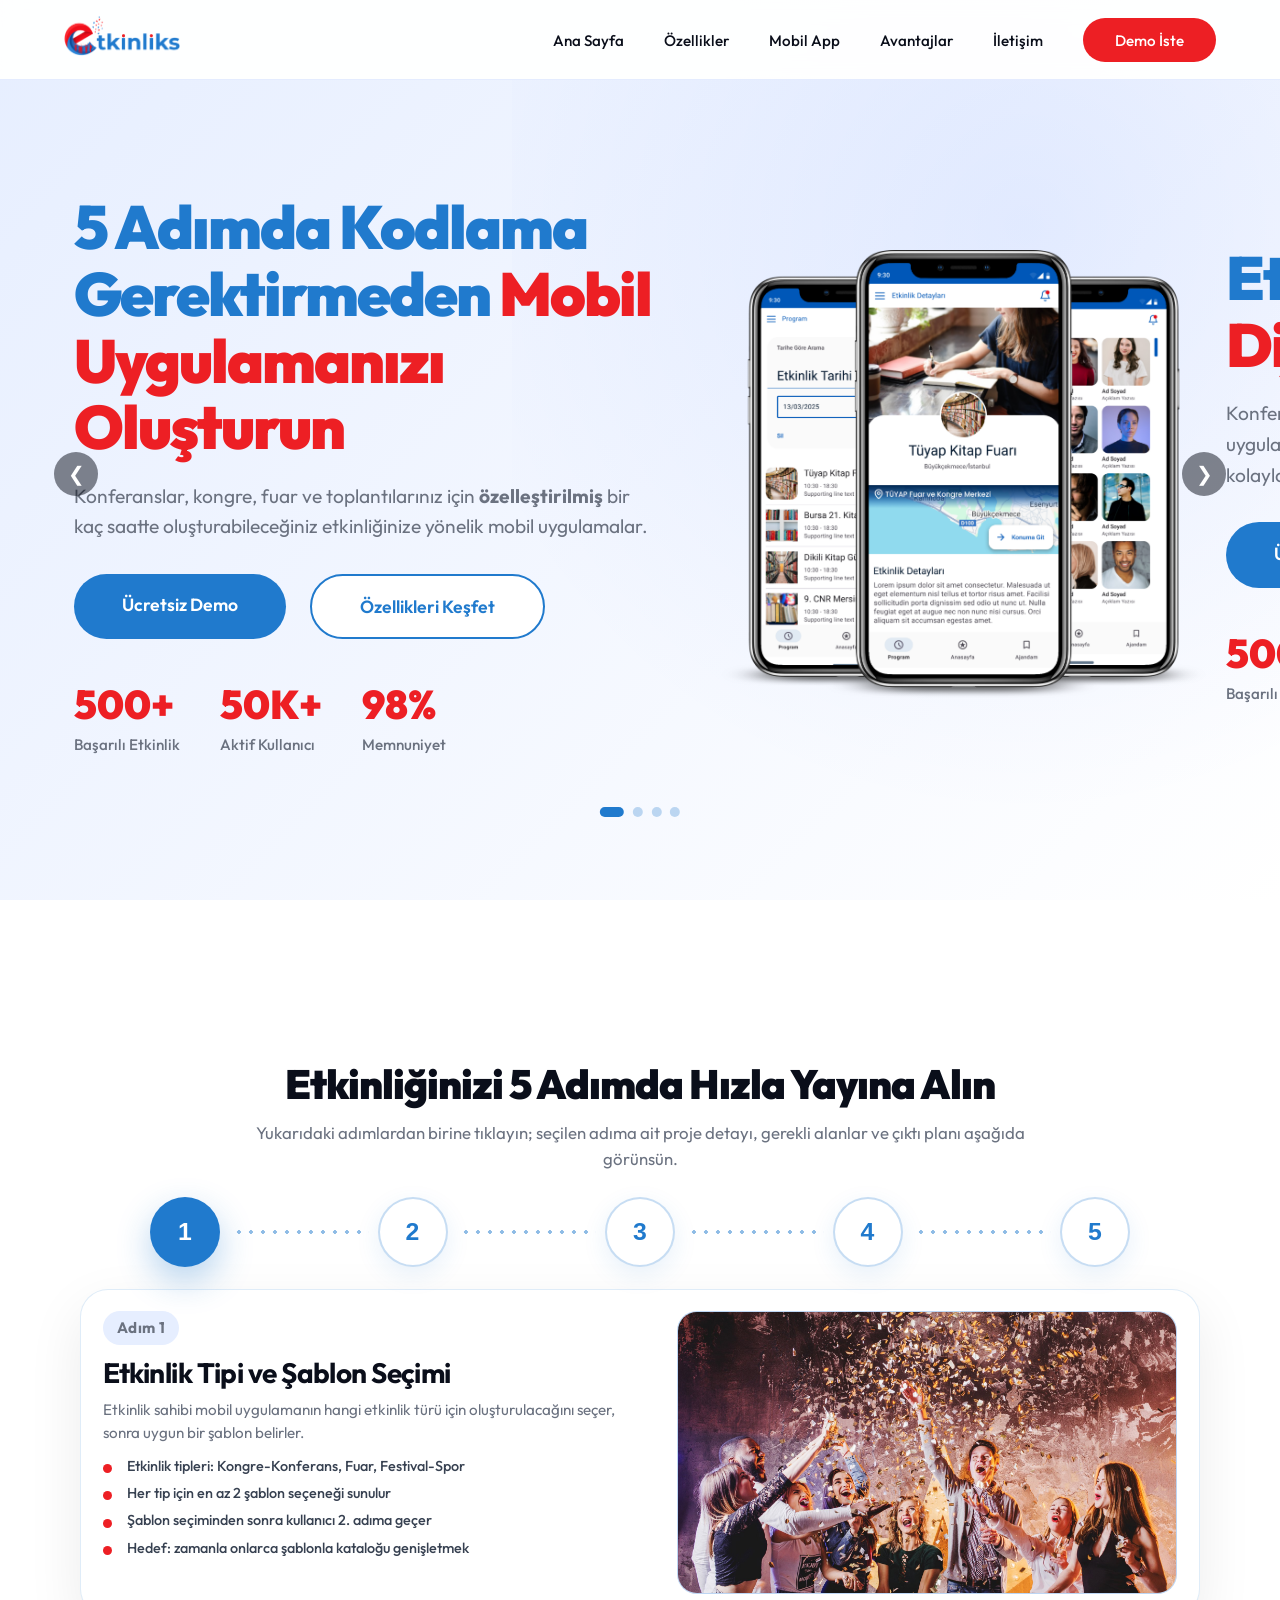
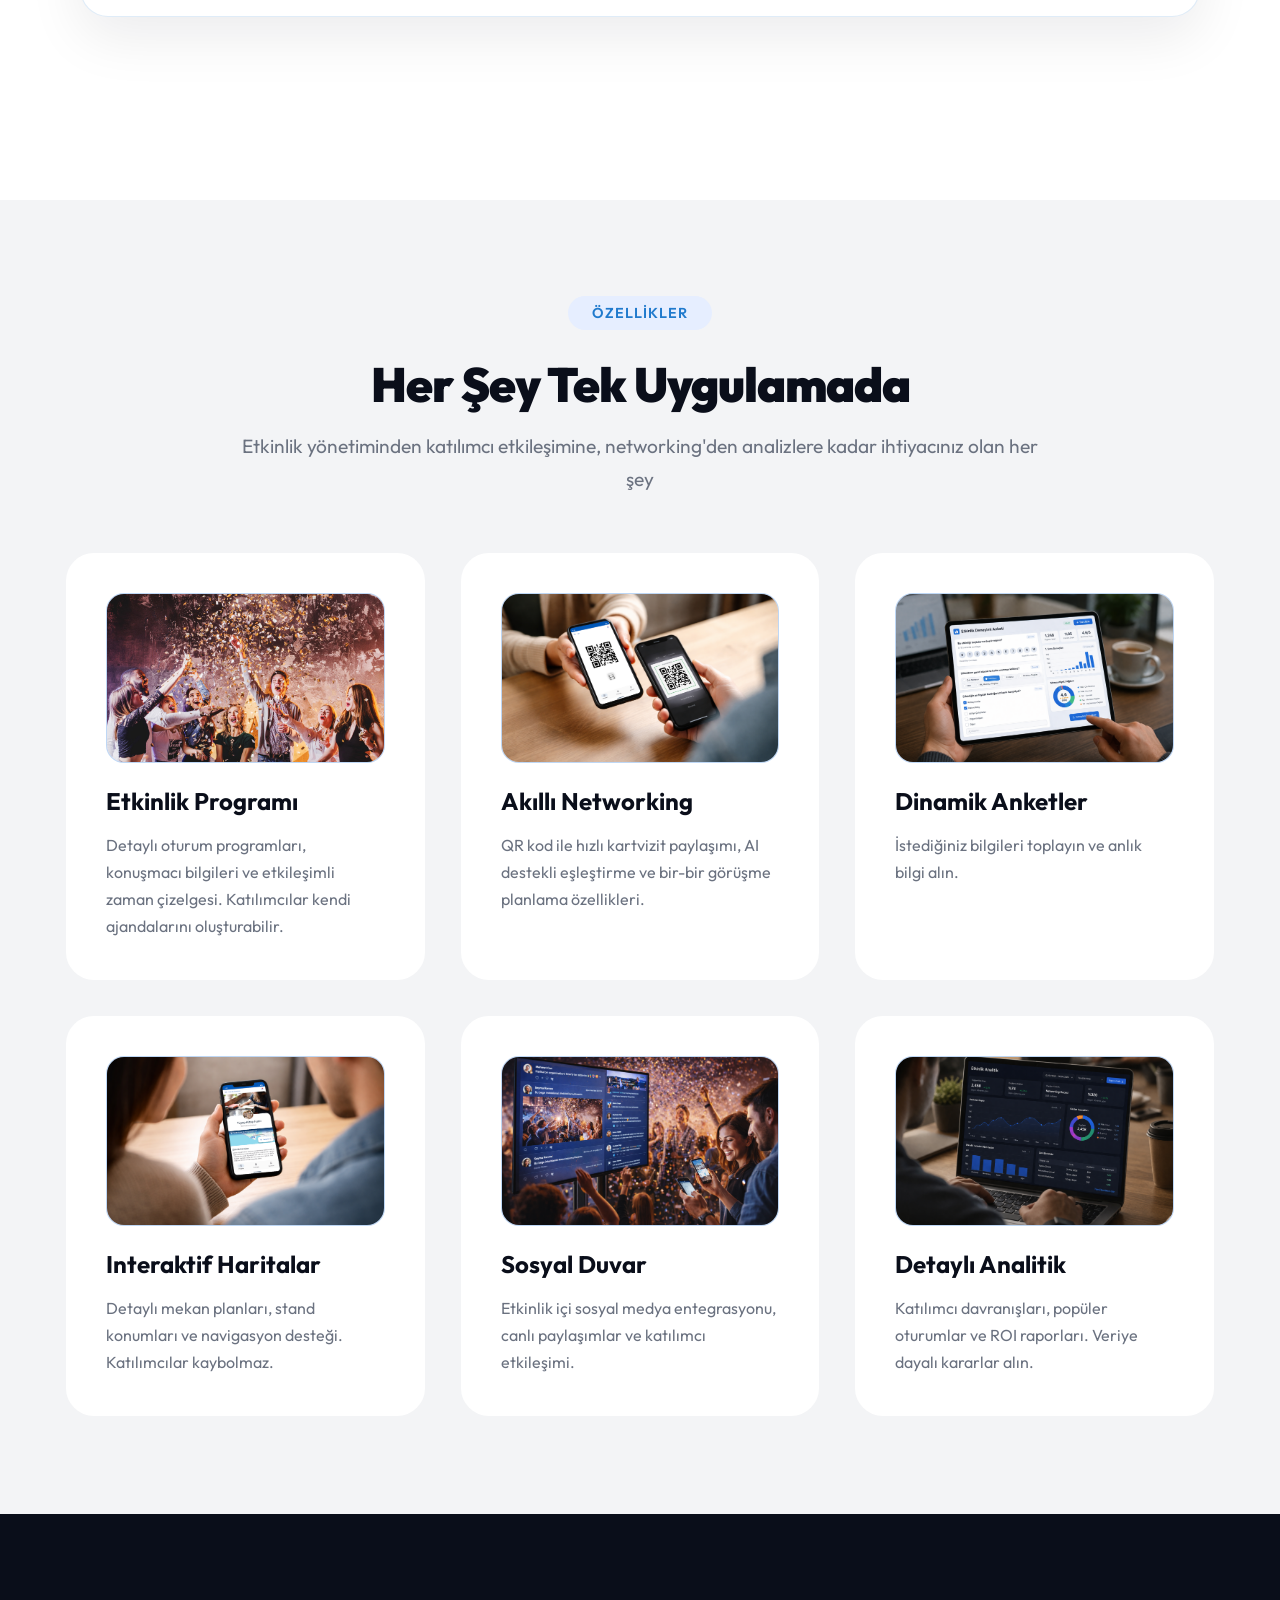
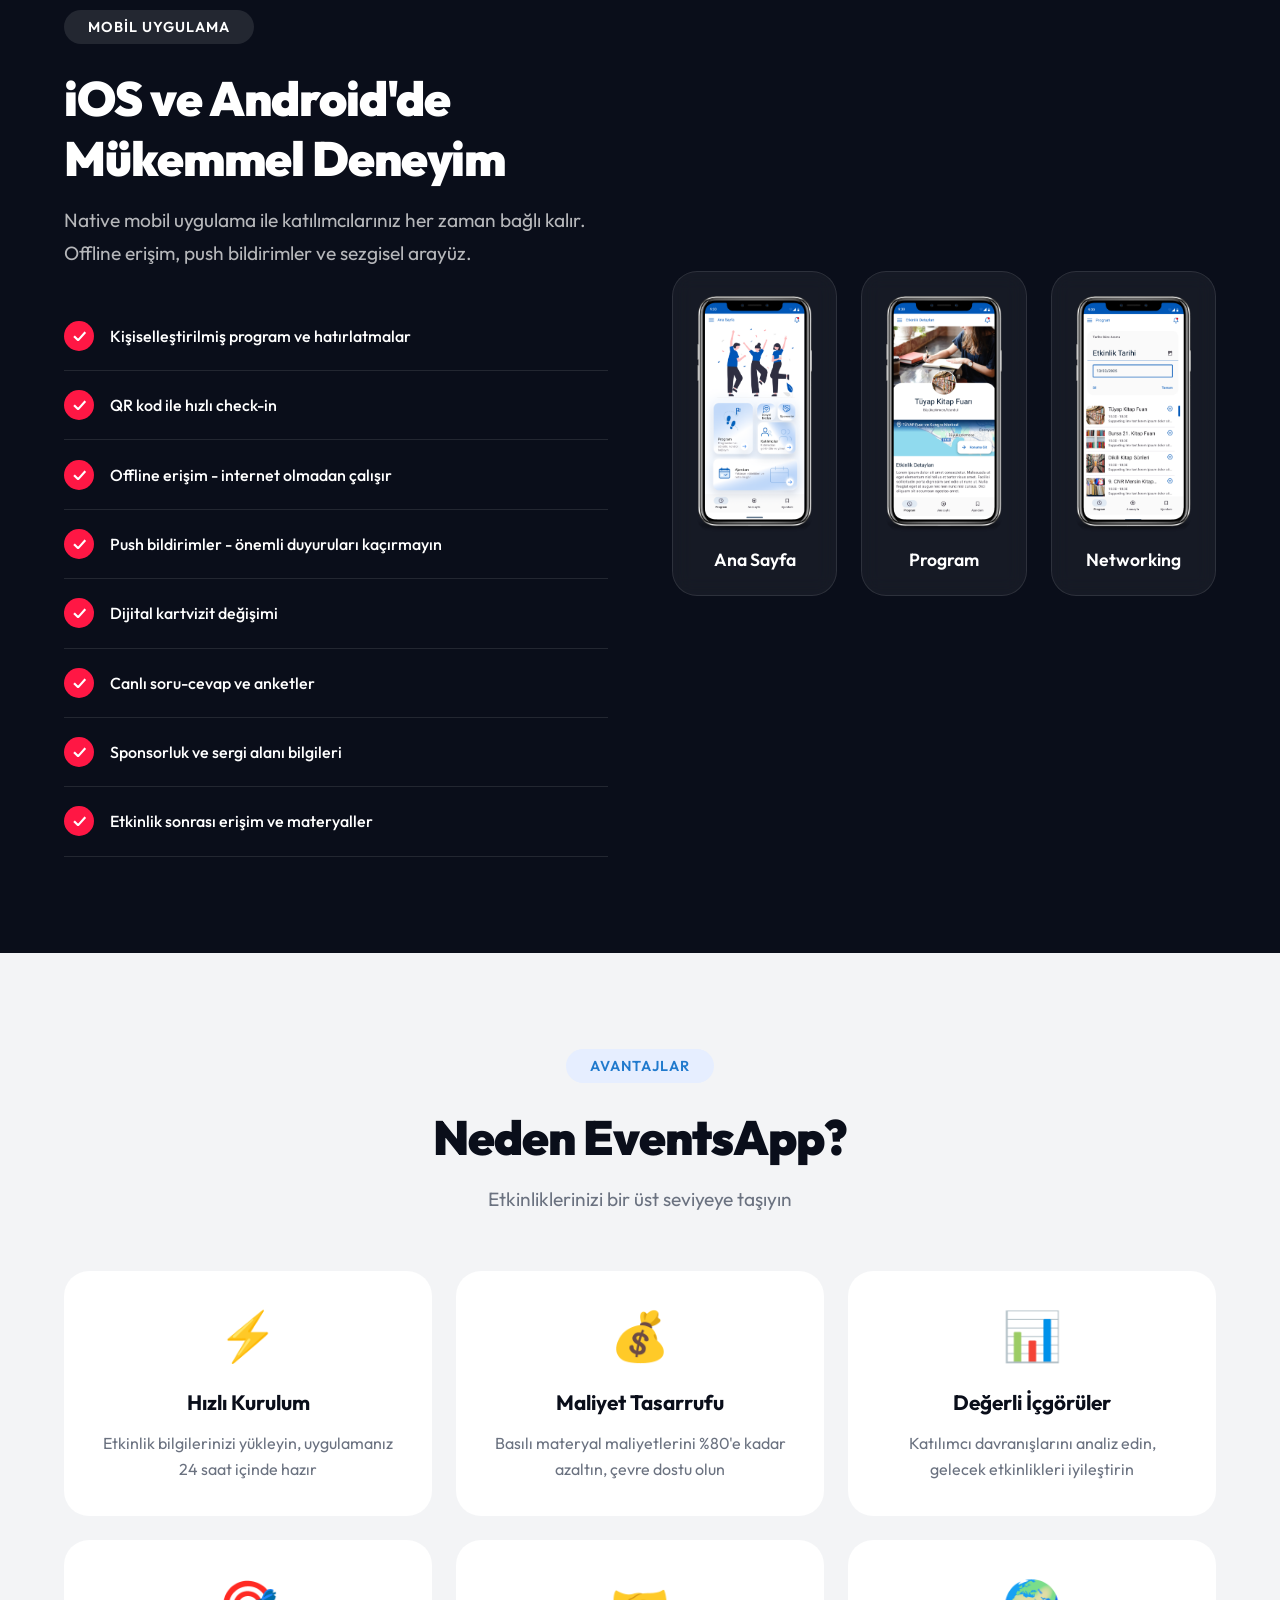
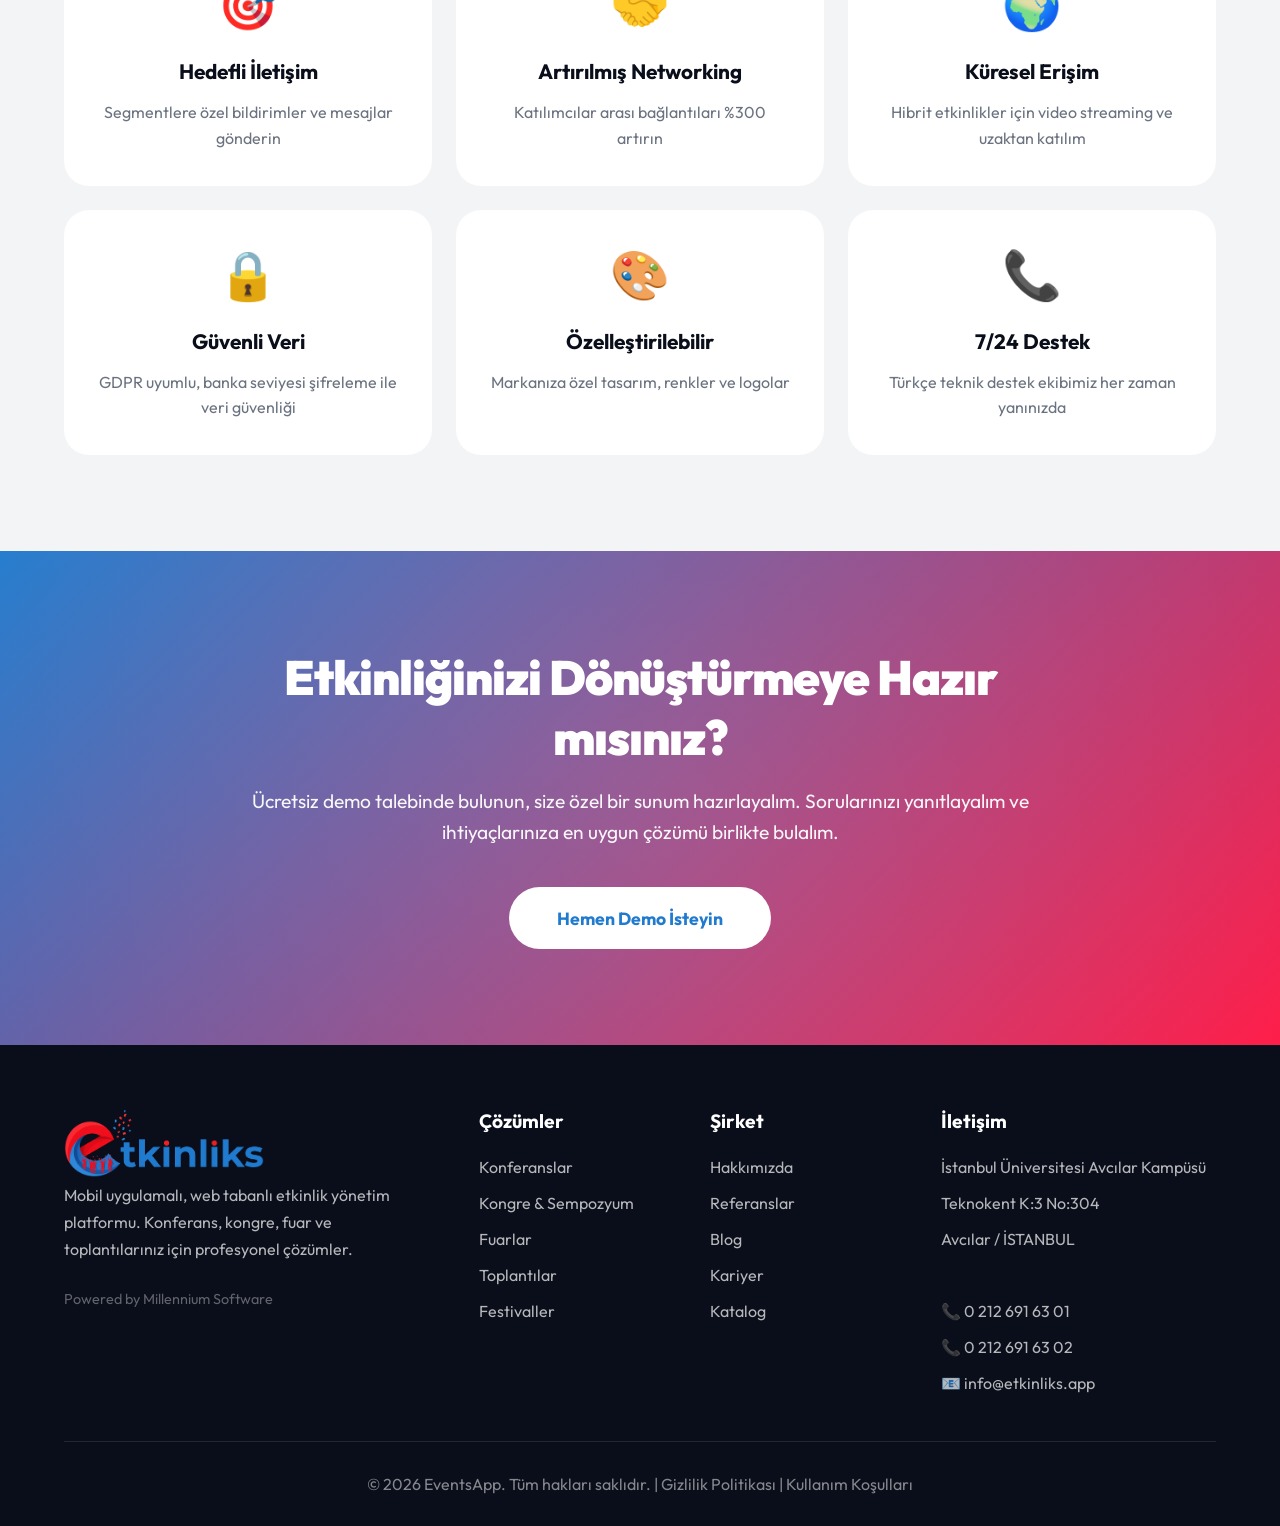
<file: index.html>
<!DOCTYPE html>
<html lang="tr">
<head>
    <meta charset="UTF-8">
    <meta name="viewport" content="width=device-width, initial-scale=1.0">
    <title>EventsApp - Etkinliklerinizi Dijitalleştirin</title>
    <meta name="description" content="EventsApp ile etkinlikleriniz için özel mobil uygulama oluşturun. Katılımcı deneyimini geliştirin, networking'i kolaylaştırın, etkinlik verilerinizi analiz edin.">
    <link rel="preconnect" href="https://fonts.googleapis.com">
    <link rel="preconnect" href="https://fonts.gstatic.com" crossorigin>
    <link rel="icon" type="image/png" href="images/logo.png">
    <link rel="stylesheet" href="style.css">
    <link href="https://fonts.googleapis.com/css2?family=Outfit:wght@300;400;500;600;700;800;900&family=Space+Mono:wght@400;700&display=swap" rel="stylesheet">
</head>
<body>
    <!-- Navigation -->
    <nav class="nav">
        <div class="logo"><img style="max-height: 40px;" src="images/logo_uzun.png"></div>
        <button class="mobile-menu-toggle" type="button" aria-label="Menüyü aç" aria-expanded="false" aria-controls="mainNavLinks">
            <span></span>
            <span></span>
            <span></span>
        </button>
        <ul class="nav-links" id="mainNavLinks">
            <li><a href="index.html">Ana Sayfa</a></li>
            <li><a href="ozellikler.html">Özellikler</a></li>
            <li><a href="mobilapp.html">Mobil App</a></li>
            <li><a href="avantajlar.html">Avantajlar</a></li>
            <li><a href="iletisim.html">İletişim</a></li>
            <li><a href="demoiste.html" class="cta-button">Demo İste</a></li>
        </ul>
    </nav>

    <!-- Hero Section -->
    <section class="hero">
        <div class="hero-carousel" id="heroCarousel">
            <button class="hero-nav hero-prev" type="button" aria-label="Önceki slayt">&#10094;</button>
            <div class="hero-track">
                <article class="hero-slide">
                    <div class="hero-content">
                        <div class="hero-text-2">
                            <h1><span style="color:#207acd">5 Adımda Kodlama Gerektirmeden</span> <span class="gradient-text">Mobil Uygulamanızı Oluşturun</span></h1>
                            <p>Konferanslar, kongre, fuar ve toplantılarınız için <span style="font-weight: bold;">özelleştirilmiş</span> bir kaç saatte oluşturabileceğiniz etkinliğinize yönelik mobil uygulamalar.</p>
                            <div class="hero-buttons">
                                <a href="demoiste.html" class="btn-primary">Ücretsiz Demo</a>
                                <a href="ozellikler.html" class="btn-secondary">Özellikleri Keşfet</a>
                            </div>
                            <div class="stats">
                                <div class="stat">
                                    <span class="stat-number">500+</span>
                                    <span class="stat-label">Başarılı Etkinlik</span>
                                </div>
                                <div class="stat">
                                    <span class="stat-number">50K+</span>
                                    <span class="stat-label">Aktif Kullanıcı</span>
                                </div>
                                <div class="stat">
                                    <span class="stat-number">98%</span>
                                    <span class="stat-label">Memnuniyet</span>
                                </div>
                            </div>
                        </div>
                        <div class="hero-phone">
                            <div class="phone-mockup">
                                <img src="images/telefon3.png" alt="EventsApp mobil uygulama">
                            </div>
                        </div>
                    </div>
                </article>
                <article class="hero-slide">
                    <div class="hero-content">
                        <div class="hero-text-2">
                            <h1><span style="color:#207acd">Etkinliklerinizi</span> <span class="gradient-text">Dijitalleştirin</span></h1>
                            <p>Konferanslar, kongre, fuar ve toplantılarınız için özelleştirilmiş mobil uygulamalar. Katılımcı deneyimini yükseltin, networking'i kolaylaştırın.</p>
                            <div class="hero-buttons">
                                <a href="demoiste.html" class="btn-primary">Ücretsiz Demo</a>
                                <a href="ozellikler.html" class="btn-secondary">Özellikleri Keşfet</a>
                            </div>
                            <div class="stats">
                                <div class="stat">
                                    <span class="stat-number">500+</span>
                                    <span class="stat-label">Başarılı Etkinlik</span>
                                </div>
                                <div class="stat">
                                    <span class="stat-number">50K+</span>
                                    <span class="stat-label">Aktif Kullanıcı</span>
                                </div>
                                <div class="stat">
                                    <span class="stat-number">98%</span>
                                    <span class="stat-label">Memnuniyet</span>
                                </div>
                            </div>
                        </div>
                        <div class="hero-phone">
                            <div class="phone-mockup">
                                <img src="images/tablet.png" alt="EventsApp mobil uygulama">
                            </div>
                        </div>
                    </div>
                </article>
                <article class="hero-slide">
                    <div class="hero-content">
                        <div class="hero-text-2">
                            <h1><span style="color:#207acd">Katılımcı</span> <span class="gradient-text">Etkileşimini Artırın</span></h1>
                            <p>Canlı anket, soru-cevap, push bildirim ve sosyal duvar özellikleriyle etkinlik anını daha dinamik ve ölçülebilir hale getirin.</p>
                            <div class="hero-buttons">
                                <a href="mobilapp.html" class="btn-primary">Mobil Deneyimi İncele</a>
                                <a href="avantajlar.html" class="btn-secondary">Avantajları Gör</a>
                            </div>
                            <div class="stats">
                                <div class="stat">
                                    <span class="stat-number">3x</span>
                                    <span class="stat-label">Daha Fazla Etkileşim</span>
                                </div>
                                <div class="stat">
                                    <span class="stat-number">%80</span>
                                    <span class="stat-label">Daha Az Basılı İçerik</span>
                                </div>
                                <div class="stat">
                                    <span class="stat-number">24s</span>
                                    <span class="stat-label">Hızlı Kurulum</span>
                                </div>
                            </div>
                        </div>
                        <div class="hero-phone">
                            <div class="phone-mockup">
                                <img src="images/telefonel.png" alt="EventsApp etkileşim ekranı">
                            </div>
                        </div>
                    </div>
                </article>
                <article class="hero-slide">
                    <div class="hero-content">
                        <div class="hero-text-2">
                            <h1><span style="color:#207acd">Veriye Dayalı</span> <span class="gradient-text">Etkinlik Yönetimi</span></h1>
                            <p>Katılım verileri, popüler oturumlar ve sponsor görünürlüğünü tek panelden izleyin. Sonraki etkinliklerinizi daha güçlü planlayın.</p>
                            <div class="hero-buttons">
                                <a href="demoiste.html" class="btn-primary">Canlı Demo Planla</a>
                                <a href="iletisim.html" class="btn-secondary">Bizimle İletişime Geç</a>
                            </div>
                            <div class="stats">
                                <div class="stat">
                                    <span class="stat-number">%100</span>
                                    <span class="stat-label">Anlık Raporlama</span>
                                </div>
                                <div class="stat">
                                    <span class="stat-number">ROI</span>
                                    <span class="stat-label">Sponsor Ölçümleme</span>
                                </div>
                                <div class="stat">
                                    <span class="stat-number">7/24</span>
                                    <span class="stat-label">Uzman Destek</span>
                                </div>
                            </div>
                        </div>
                        <div class="hero-phone">
                            <div class="phone-mockup">
                                <img src="images/bilgisayaranaliz.png" alt="EventsApp analitik ekranı">
                            </div>
                        </div>
                    </div>
                </article>
            </div>
            <button class="hero-nav hero-next" type="button" aria-label="SonrakiiS slayt">&#10095;</button>
            <div class="hero-dots" aria-label="Hero slaytları">
                <button class="hero-dot active" type="button" aria-label="1. slayta git"></button>
                <button class="hero-dot" type="button" aria-label="2. slayta git"></button>
                <button class="hero-dot" type="button" aria-label="3. slayta git"></button>
                <button class="hero-dot" type="button" aria-label="4. slayta git"></button>
            </div>
        </div>
    </section>

    <!-- Steps Section -->
    <section class="steps" id="steps">
        <div class="steps-inner">
            <div class="section-header">
                <h2>Etkinliğinizi 5 Adımda Hızla Yayına Alın</h2>
                <p>Yukarıdaki adımlardan birine tıklayın; seçilen adıma ait proje detayı, gerekli alanlar ve çıktı planı aşağıda görünsün.</p>
            </div>

            <div class="steps-flow" role="tablist" aria-label="Etkinlik adımları">
                <button class="step-node active" type="button" role="tab" aria-selected="true" aria-controls="step-panel-1" id="step-tab-1" data-step-target="1">1</button>
                <div class="step-connector" aria-hidden="true"></div>
                <button class="step-node" type="button" role="tab" aria-selected="false" aria-controls="step-panel-2" id="step-tab-2" data-step-target="2">2</button>
                <div class="step-connector" aria-hidden="true"></div>
                <button class="step-node" type="button" role="tab" aria-selected="false" aria-controls="step-panel-3" id="step-tab-3" data-step-target="3">3</button>
                <div class="step-connector" aria-hidden="true"></div>
                <button class="step-node" type="button" role="tab" aria-selected="false" aria-controls="step-panel-4" id="step-tab-4" data-step-target="4">4</button>
                <div class="step-connector" aria-hidden="true"></div>
                <button class="step-node" type="button" role="tab" aria-selected="false" aria-controls="step-panel-5" id="step-tab-5" data-step-target="5">5</button>
            </div>

            <div class="steps-panels">
                <article class="step-panel active" id="step-panel-1" role="tabpanel" aria-labelledby="step-tab-1" data-step-panel="1">
                    <div class="step-panel-text">
                        <p class="step-panel-kicker">Adım 1</p>
                        <h3>Etkinlik Tipi ve Şablon Seçimi</h3>
                        <p>Etkinlik sahibi mobil uygulamanın hangi etkinlik türü için oluşturulacağını seçer, sonra uygun bir şablon belirler.</p>
                        <ul>
                            <li>Etkinlik tipleri: Kongre-Konferans, Fuar, Festival-Spor</li>
                            <li>Her tip için en az 2 şablon seçeneği sunulur</li>
                            <li>Şablon seçiminden sonra kullanıcı 2. adıma geçer</li>
                            <li>Hedef: zamanla onlarca şablonla kataloğu genişletmek</li>
                        </ul>
                    </div>
                    <div class="step-panel-media">
                        <img src="images/etkinlik-yönetimi.jpg" alt="Planlama aşaması">
                    </div>
                </article>

                <article class="step-panel" id="step-panel-2" role="tabpanel" aria-labelledby="step-tab-2" data-step-panel="2" hidden>
                    <div class="step-panel-text">
                        <p class="step-panel-kicker">Adım 2</p>
                        <h3>Etkinliğin Genel Bilgileri</h3>
                        <p>Bu adımda etkinliğe ait temel bilgiler, medya dosyaları, adres ve katılımcı kayıt alanları toplanır.</p>
                        <ul>
                            <li>Etkinlik adı, açıklama, başlangıç-bitiş tarihi, time zone</li>
                            <li>Logo, afiş, adres ve harita gösterimi</li>
                            <li>Dil seçimi, beklenen-gerçekleşen katılımcı sayıları</li>
                            <li>Public/Private seçimi ve private için ziyaretçi listesi</li>
                            <li>Kayıt formu alanları: isim, yaş, cinsiyet, e-posta, telefon, eğitim, meslek, şehir, ülke, kurum</li>
                        </ul>
                    </div>
                    <div class="step-panel-media">
                        <img src="images/SosyalDuvar.png" alt="Tasarım aşaması">
                    </div>
                </article>

                <article class="step-panel" id="step-panel-3" role="tabpanel" aria-labelledby="step-tab-3" data-step-panel="3" hidden>
                    <div class="step-panel-text">
                        <p class="step-panel-kicker">Adım 3</p>
                        <h3>Ana Sayfa ve Menü Wizard</h3>
                        <p>Kullanıcı, mobil uygulamada yer alacak sayfaları seçer; menüdeki sıralama ve ana sayfa görünürlüğünü belirler.</p>
                        <ul>
                            <li>Yaklaşık 30 sayfadan seçim: Program, Speakers, Sponsors, Map, FAQ, Notes, News, QR, Contact vb.</li>
                            <li>Seçilen başlıkların menü sırası belirlenir</li>
                            <li>Her başlık için içerik ekranları ayrı ayrı doldurulur</li>
                            <li>Kontrol panelden sonradan ekleme-çıkarma-düzenleme yapılabilir</li>
                        </ul>
                    </div>
                    <div class="step-panel-media">
                        <img src="images/qr_hizli.png" alt="Kurulum aşaması">
                    </div>
                </article>

                <article class="step-panel" id="step-panel-4" role="tabpanel" aria-labelledby="step-tab-4" data-step-panel="4" hidden>
                    <div class="step-panel-text">
                        <p class="step-panel-kicker">Adım 4</p>
                        <h3>Reklam Görselleri ve Son Önizleme</h3>
                        <p>Kullanıcı sponsor reklamlarını ekler; web view üzerinden uygulamanın tahmini son görünümünü görür.</p>
                        <ul>
                            <li>Sponsor banner ve reklam alanları yüklenir</li>
                            <li>Mobil önizleme ekranında genel akış kontrol edilir</li>
                            <li>Her şey hazırsa kullanıcı 5. adıma yönlendirilir</li>
                        </ul>
                    </div>
                    <div class="step-panel-media">
                        <img src="images/DinamikAnket.png" alt="Test aşaması">
                    </div>
                </article>

                <article class="step-panel" id="step-panel-5" role="tabpanel" aria-labelledby="step-tab-5" data-step-panel="5" hidden>
                    <div class="step-panel-text">
                        <p class="step-panel-kicker">Adım 5</p>
                        <h3>Yayına Gönderme ve Analiz</h3>
                        <p>Sistem eksik içerikleri kontrol eder; uygunluk sağlandığında yayın talebi oluşturulur ve wizard tamamlanır.</p>
                        <ul>
                            <li>Menü-içerik tutarlılık kontrolü otomatik yapılır (ör: X menüsü varsa link/hashtag zorunlu)</li>
                            <li>Yayın sonrası panelde indirme sayıları, platform dağılımı (iOS-Android), kayıt ve bildirim yönetimi izlenir</li>
                            <li>Anketler, davranış verileri, istek-şikayetler ve demografik kırılımlarla raporlama sağlanır</li>
                            <li>Başarı ölçütü: kodlama gerektirmeden birkaç gün içinde etkinliğe özel mobil uygulama çıkarmak</li>
                        </ul>
                    </div>
                    <div class="step-panel-media">
                        <img src="images/DetayliAnalitik.png" alt="Yayınlama aşaması">
                    </div>
                </article>
            </div>
        </div>
    </section>

    <!-- Features Section -->
    <section class="features" id="features">
        <div class="section-header">
            <span class="section-tag">Özellikler</span>
            <h2>Her Şey Tek Uygulamada</h2>
            <p>Etkinlik yönetiminden katılımcı etkileşimine, networking'den analizlere kadar ihtiyacınız olan her şey</p>
        </div>
        <div class="features-grid">
            <div class="feature-card fade-in-up delay-1">
                <div class="feature-visual"><img src="images/etkinlik-yönetimi.jpg" alt="Etkinlik yönetimi"></div>
                <h3>Etkinlik Programı</h3>
                <p>Detaylı oturum programları, konuşmacı bilgileri ve etkileşimli zaman çizelgesi. Katılımcılar kendi ajandalarını oluşturabilir.</p>
            </div>
            <div class="feature-card fade-in-up delay-2">
                <div class="feature-visual"><img src="images/qr_hizli.png" alt="Etkinlik yönetimi"></div>
                <h3>Akıllı Networking</h3>
                <p>QR kod ile hızlı kartvizit paylaşımı, AI destekli eşleştirme ve bir-bir görüşme planlama özellikleri.</p>
            </div>
            <div class="feature-card fade-in-up delay-3">
                <div class="feature-visual"><img src="images/DinamikAnket.png" alt="Etkinlik yönetimi"></div>
                <h3>Dinamik Anketler</h3>
                <p>İstediğiniz bilgileri toplayın ve anlık bilgi alın.</p>
            </div>
            <div class="feature-card fade-in-up delay-4">
                <div class="feature-visual"><img src="images/InteraktifHarita.png" alt="Etkinlik yönetimi"></div>
                <h3>Interaktif Haritalar</h3>
                <p>Detaylı mekan planları, stand konumları ve navigasyon desteği. Katılımcılar kaybolmaz.</p>
            </div>
            <div class="feature-card fade-in-up delay-5">
                <div class="feature-visual"><img src="images/SosyalDuvar.png" alt="Etkinlik yönetimi"></div>
                <h3>Sosyal Duvar</h3>
                <p>Etkinlik içi sosyal medya entegrasyonu, canlı paylaşımlar ve katılımcı etkileşimi.</p>
            </div>
            <div class="feature-card fade-in-up delay-6">
                <div class="feature-visual"><img src="images/DetayliAnalitik.png" alt="Etkinlik yönetimi"></div>
                <h3>Detaylı Analitik</h3>
                <p>Katılımcı davranışları, popüler oturumlar ve ROI raporları. Veriye dayalı kararlar alın.</p>
            </div>
        </div>
    </section>

    <!-- Mobile Features -->
    <section class="mobile-features" id="mobile">
        <div class="mobile-content">
            <div>
                <div class="section-header">
                    <span class="section-tag">Mobil Uygulama</span>
                    <h2>iOS ve Android'de Mükemmel Deneyim</h2>
                    <p>Native mobil uygulama ile katılımcılarınız her zaman bağlı kalır. Offline erişim, push bildirimler ve sezgisel arayüz.</p>
                </div>
                <ul class="feature-list">
                    <li>Kişiselleştirilmiş program ve hatırlatmalar</li>
                    <li>QR kod ile hızlı check-in</li>
                    <li>Offline erişim - internet olmadan çalışır</li>
                    <li>Push bildirimler - önemli duyuruları kaçırmayın</li>
                    <li>Dijital kartvizit değişimi</li>
                    <li>Canlı soru-cevap ve anketler</li>
                    <li>Sponsorluk ve sergi alanı bilgileri</li>
                    <li>Etkinlik sonrası erişim ve materyaller</li>
                </ul>
            </div>
            <div class="mobile-screens">
                <div class="screen-card delay-1">
                    <img src="images/Ana Sayfa.png" alt="Ana Sayfa ekranı">
                    <h4>Ana Sayfa</h4>
                </div>
                <div class="screen-card delay-2">
                    <img src="images/Program.png" alt="Program ekranı">
                    <h4>Program</h4>
                </div>
                <div class="screen-card delay-3">
                    <img src="images/Katılımcılar.png" alt="Katılımcılar ekranı">
                    <h4>Networking</h4>
                </div>
            </div>
        </div>
    </section>

    <!-- Benefits Section -->
    <section class="benefits" id="benefits">
        <div class="section-header">
            <span class="section-tag">Avantajlar</span>
            <h2>Neden EventsApp?</h2>
            <p>Etkinliklerinizi bir üst seviyeye taşıyın</p>
        </div>
        <div class="benefits-grid">
            <div class="benefit-card">
                <span class="benefit-icon">⚡</span>
                <h3>Hızlı Kurulum</h3>
                <p>Etkinlik bilgilerinizi yükleyin, uygulamanız 24 saat içinde hazır</p>
            </div>
            <div class="benefit-card">
                <span class="benefit-icon">💰</span>
                <h3>Maliyet Tasarrufu</h3>
                <p>Basılı materyal maliyetlerini %80'e kadar azaltın, çevre dostu olun</p>
            </div>
            <div class="benefit-card">
                <span class="benefit-icon">📊</span>
                <h3>Değerli İçgörüler</h3>
                <p>Katılımcı davranışlarını analiz edin, gelecek etkinlikleri iyileştirin</p>
            </div>
            <div class="benefit-card">
                <span class="benefit-icon">🎯</span>
                <h3>Hedefli İletişim</h3>
                <p>Segmentlere özel bildirimler ve mesajlar gönderin</p>
            </div>
            <div class="benefit-card">
                <span class="benefit-icon">🤝</span>
                <h3>Artırılmış Networking</h3>
                <p>Katılımcılar arası bağlantıları %300 artırın</p>
            </div>
            <div class="benefit-card">
                <span class="benefit-icon">🌍</span>
                <h3>Küresel Erişim</h3>
                <p>Hibrit etkinlikler için video streaming ve uzaktan katılım</p>
            </div>
            <div class="benefit-card">
                <span class="benefit-icon">🔒</span>
                <h3>Güvenli Veri</h3>
                <p>GDPR uyumlu, banka seviyesi şifreleme ile veri güvenliği</p>
            </div>
            <div class="benefit-card">
                <span class="benefit-icon">🎨</span>
                <h3>Özelleştirilebilir</h3>
                <p>Markanıza özel tasarım, renkler ve logolar</p>
            </div>
            <div class="benefit-card">
                <span class="benefit-icon">📞</span>
                <h3>7/24 Destek</h3>
                <p>Türkçe teknik destek ekibimiz her zaman yanınızda</p>
            </div>
        </div>
    </section>

    <!-- CTA Section -->
    <section class="cta-section" id="demo">
        <div class="cta-content">
            <h2>Etkinliğinizi Dönüştürmeye Hazır mısınız?</h2>
            <p>Ücretsiz demo talebinde bulunun, size özel bir sunum hazırlayalım. Sorularınızı yanıtlayalım ve ihtiyaçlarınıza en uygun çözümü birlikte bulalım.</p>
            <a href="demoiste.html" class="btn-white">Hemen Demo İsteyin</a>
        </div>
    </section>

    <!-- Footer -->
    <footer class="footer" id="contact">
        <div class="footer-content">
            <div class="footer-brand">
                <img src="images/logo_uzun.png" alt="Etkinliks Logo" style="max-width: 200px;">
                <p>Mobil uygulamalı, web tabanlı etkinlik yönetim platformu. Konferans, kongre, fuar ve toplantılarınız için profesyonel çözümler.</p>
                <p style="opacity: 0.5; font-size: 0.9rem;">Powered by Millennium Software</p>
            </div>
            <div>
                <h4>Çözümler</h4>
                <ul class="footer-links">
                    <li><a href="#">Konferanslar</a></li>
                    <li><a href="#">Kongre & Sempozyum</a></li>
                    <li><a href="#">Fuarlar</a></li>
                    <li><a href="#">Toplantılar</a></li>
                    <li><a href="#">Festivaller</a></li>
                </ul>
            </div>
            <div>
                <h4>Şirket</h4>
                <ul class="footer-links">
                    <li><a href="#">Hakkımızda</a></li>
                    <li><a href="#">Referanslar</a></li>
                    <li><a href="#">Blog</a></li>
                    <li><a href="#">Kariyer</a></li>
                    <li><a href="#">Katalog</a></li>
                </ul>
            </div>
            <div>
                <h4>İletişim</h4>
                <ul class="contact-info">
                    <li>İstanbul Üniversitesi Avcılar Kampüsü</li>
                    <li>Teknokent K:3 No:304</li>
                    <li>Avcılar / İSTANBUL</li>
                    <li><br></li>
                    <li>📞 0 212 691 63 01</li>
                    <li>📞 0 212 691 63 02</li>
                    <li>📧 info@etkinliks.app</li>
                </ul>
            </div>
        </div>
        <div class="footer-bottom">
            <p>&copy; 2026 EventsApp. Tüm hakları saklıdır. | Gizlilik Politikası | Kullanım Koşulları</p>
        </div>
    </footer>

    <script>
        // Smooth scrolling
        document.querySelectorAll('a[href^="#"]').forEach(anchor => {
            anchor.addEventListener('click', function (e) {
                e.preventDefault();
                const target = document.querySelector(this.getAttribute('href'));
                if (target) {
                    target.scrollIntoView({ behavior: 'smooth', block: 'start' });
                }
            });
        });

        // Navbar scroll effect (hide on scroll down, show on scroll up)
        let lastScrollY = window.scrollY;
        window.addEventListener('scroll', () => {
            const nav = document.querySelector('.nav');
            if (!nav) return;

            const currentScrollY = window.scrollY;
            const isMenuOpen = nav.classList.contains('mobile-menu-open');

            if (currentScrollY > 50) {
                nav.classList.add('scrolled');
            } else {
                nav.classList.remove('scrolled');
                nav.classList.remove('nav-hidden');
            }

            if (!isMenuOpen && currentScrollY > 120) {
                if (currentScrollY > lastScrollY + 4) {
                    nav.classList.add('nav-hidden');
                } else if (currentScrollY < lastScrollY - 4) {
                    nav.classList.remove('nav-hidden');
                }
            } else {
                nav.classList.remove('nav-hidden');
            }

            lastScrollY = currentScrollY;
        }, { passive: true });

        // Mobile navigation
        const navElement = document.querySelector('.nav');
        const mobileMenuToggle = document.querySelector('.mobile-menu-toggle');
        const navLinksList = document.getElementById('mainNavLinks');

        if (navElement && mobileMenuToggle && navLinksList) {
            const closeMobileMenu = () => {
                navElement.classList.remove('mobile-menu-open');
                mobileMenuToggle.setAttribute('aria-expanded', 'false');
            };

            mobileMenuToggle.addEventListener('click', () => {
                const isOpen = navElement.classList.toggle('mobile-menu-open');
                mobileMenuToggle.setAttribute('aria-expanded', isOpen ? 'true' : 'false');
            });

            navLinksList.querySelectorAll('a').forEach((link) => {
                link.addEventListener('click', () => {
                    closeMobileMenu();
                });
            });

            document.addEventListener('click', (event) => {
                if (!navElement.contains(event.target)) {
                    closeMobileMenu();
                }
            });

            window.addEventListener('resize', () => {
                if (window.innerWidth > 768) {
                    closeMobileMenu();
                }
            });
        }

        // Hero carousel
        const heroCarousel = document.getElementById('heroCarousel');
        if (heroCarousel) {
            const heroTrack = heroCarousel.querySelector('.hero-track');
            const heroSlides = Array.from(heroCarousel.querySelectorAll('.hero-slide'));
            const heroDots = Array.from(heroCarousel.querySelectorAll('.hero-dot'));
            const prevBtn = heroCarousel.querySelector('.hero-prev');
            const nextBtn = heroCarousel.querySelector('.hero-next');
            const isMobileCarousel = () => window.matchMedia('(max-width: 768px)').matches;

            // Clone last and first slides for seamless looping in both directions
            const lastClone = heroSlides[heroSlides.length - 1].cloneNode(true);
            lastClone.setAttribute('aria-hidden', 'true');
            heroTrack.insertBefore(lastClone, heroTrack.firstChild);

            const firstClone = heroSlides[0].cloneNode(true);
            firstClone.setAttribute('aria-hidden', 'true');
            heroTrack.appendChild(firstClone);

            const slideCount = heroSlides.length;
            let currentSlide = 1; // Start at 1 because of prepended clone
            let isTransitioning = false;
            let touchStartX = 0;
            let touchStartY = 0;
            let touchDeltaX = 0;
            let touchDragging = false;
            let touchSwiping = false;

            const getSlideWidth = () => {
                const slide = heroTrack.querySelector('.hero-slide');
                return slide ? slide.getBoundingClientRect().width : heroCarousel.clientWidth;
            };

            const setTrackPosition = (index, withTransition = true, dragOffset = 0) => {
                const slideWidth = getSlideWidth();
                heroTrack.style.transition = withTransition ? 'transform 0.55s ease' : 'none';
                heroTrack.style.transform = `translateX(${(-index * slideWidth) + dragOffset}px)`;
            };

            const updateDots = (index) => {
                const realIndex = ((index - 1 + slideCount) % slideCount);
                heroDots.forEach((dot, dotIndex) => {
                    dot.classList.toggle('active', dotIndex === realIndex);
                });
            };

            const goToSlide = (index) => {
                if (isTransitioning) return;
                isTransitioning = true;
                currentSlide = index;
                setTrackPosition(currentSlide, true);
                updateDots(currentSlide);
            };

            heroTrack.addEventListener('transitionend', () => {
                if (currentSlide === slideCount + 1) {
                    // After moving to cloned first slide, jump silently to real first.
                    currentSlide = 1;
                    setTrackPosition(currentSlide, false);
                } else if (currentSlide === 0) {
                    // After moving to cloned last slide, jump silently to real last.
                    currentSlide = slideCount;
                    setTrackPosition(currentSlide, false);
                }

                isTransitioning = false;
            });

            heroCarousel.addEventListener('touchstart', (event) => {
                if (!isMobileCarousel() || event.touches.length !== 1 || isTransitioning) {
                    return;
                }

                touchDragging = true;
                touchSwiping = false;
                touchStartX = event.touches[0].clientX;
                touchStartY = event.touches[0].clientY;
                touchDeltaX = 0;
                heroTrack.style.transition = 'none';
            }, { passive: true });

            heroCarousel.addEventListener('touchmove', (event) => {
                if (!touchDragging || event.touches.length !== 1) {
                    return;
                }

                const currentX = event.touches[0].clientX;
                const currentY = event.touches[0].clientY;
                const deltaX = currentX - touchStartX;
                const deltaY = currentY - touchStartY;

                if (!touchSwiping) {
                    if (Math.abs(deltaX) < 8 || Math.abs(deltaX) <= Math.abs(deltaY)) {
                        return;
                    }

                    touchSwiping = true;
                }

                event.preventDefault();
                touchDeltaX = deltaX;
                setTrackPosition(currentSlide, false, touchDeltaX);
            }, { passive: false });

            const finishTouchSwipe = () => {
                if (!touchDragging) {
                    return;
                }

                const slideWidth = getSlideWidth();
                const swipeThreshold = Math.min(90, slideWidth * 0.18);

                if (touchSwiping && Math.abs(touchDeltaX) > swipeThreshold) {
                    if (touchDeltaX < 0) {
                        goToSlide(currentSlide + 1);
                    } else {
                        goToSlide(currentSlide - 1);
                    }
                } else {
                    setTrackPosition(currentSlide, true);
                }

                touchDragging = false;
                touchSwiping = false;
                touchDeltaX = 0;
            };

            heroCarousel.addEventListener('touchend', finishTouchSwipe);
            heroCarousel.addEventListener('touchcancel', finishTouchSwipe);

            prevBtn.addEventListener('click', () => goToSlide(currentSlide - 1));
            nextBtn.addEventListener('click', () => {
                if (currentSlide === slideCount) {
                    // From 4th slide, go to 1st slide
                    goToSlide(1);
                } else {
                    goToSlide(currentSlide + 1);
                }
            });
            heroDots.forEach((dot, index) => {
                dot.addEventListener('click', () => goToSlide(index + 1));
            });

            setTrackPosition(1, false);

            window.addEventListener('resize', () => {
                setTrackPosition(currentSlide, false);
            });
        }

        // Steps tabs
        const stepNodes = Array.from(document.querySelectorAll('.step-node'));
        const stepPanels = Array.from(document.querySelectorAll('.step-panel'));

        const activateStep = (targetId) => {
            stepNodes.forEach((node) => {
                const isActive = node.dataset.stepTarget === targetId;
                node.classList.toggle('active', isActive);
                node.setAttribute('aria-selected', isActive ? 'true' : 'false');
            });

            stepPanels.forEach((panel) => {
                const isActive = panel.dataset.stepPanel === targetId;
                panel.classList.toggle('active', isActive);
                panel.hidden = !isActive;
            });
        };

        stepNodes.forEach((node) => {
            node.addEventListener('click', () => activateStep(node.dataset.stepTarget));
        });

        // Intersection Observer for fade-in animations
        const observerOptions = {
            threshold: 0.1,
            rootMargin: '0px 0px -50px 0px'
        };

        const observer = new IntersectionObserver((entries) => {
            entries.forEach(entry => {
                if (entry.isIntersecting) {
                    entry.target.style.opacity = '1';
                    entry.target.style.transform = 'translateY(0)';
                }
            });
        }, observerOptions);

        document.querySelectorAll('.fade-in-up').forEach(el => {
            el.style.opacity = '0';
            el.style.transform = 'translateY(30px)';
            observer.observe(el);
        });
    </script>
</body>
</html>
</file>
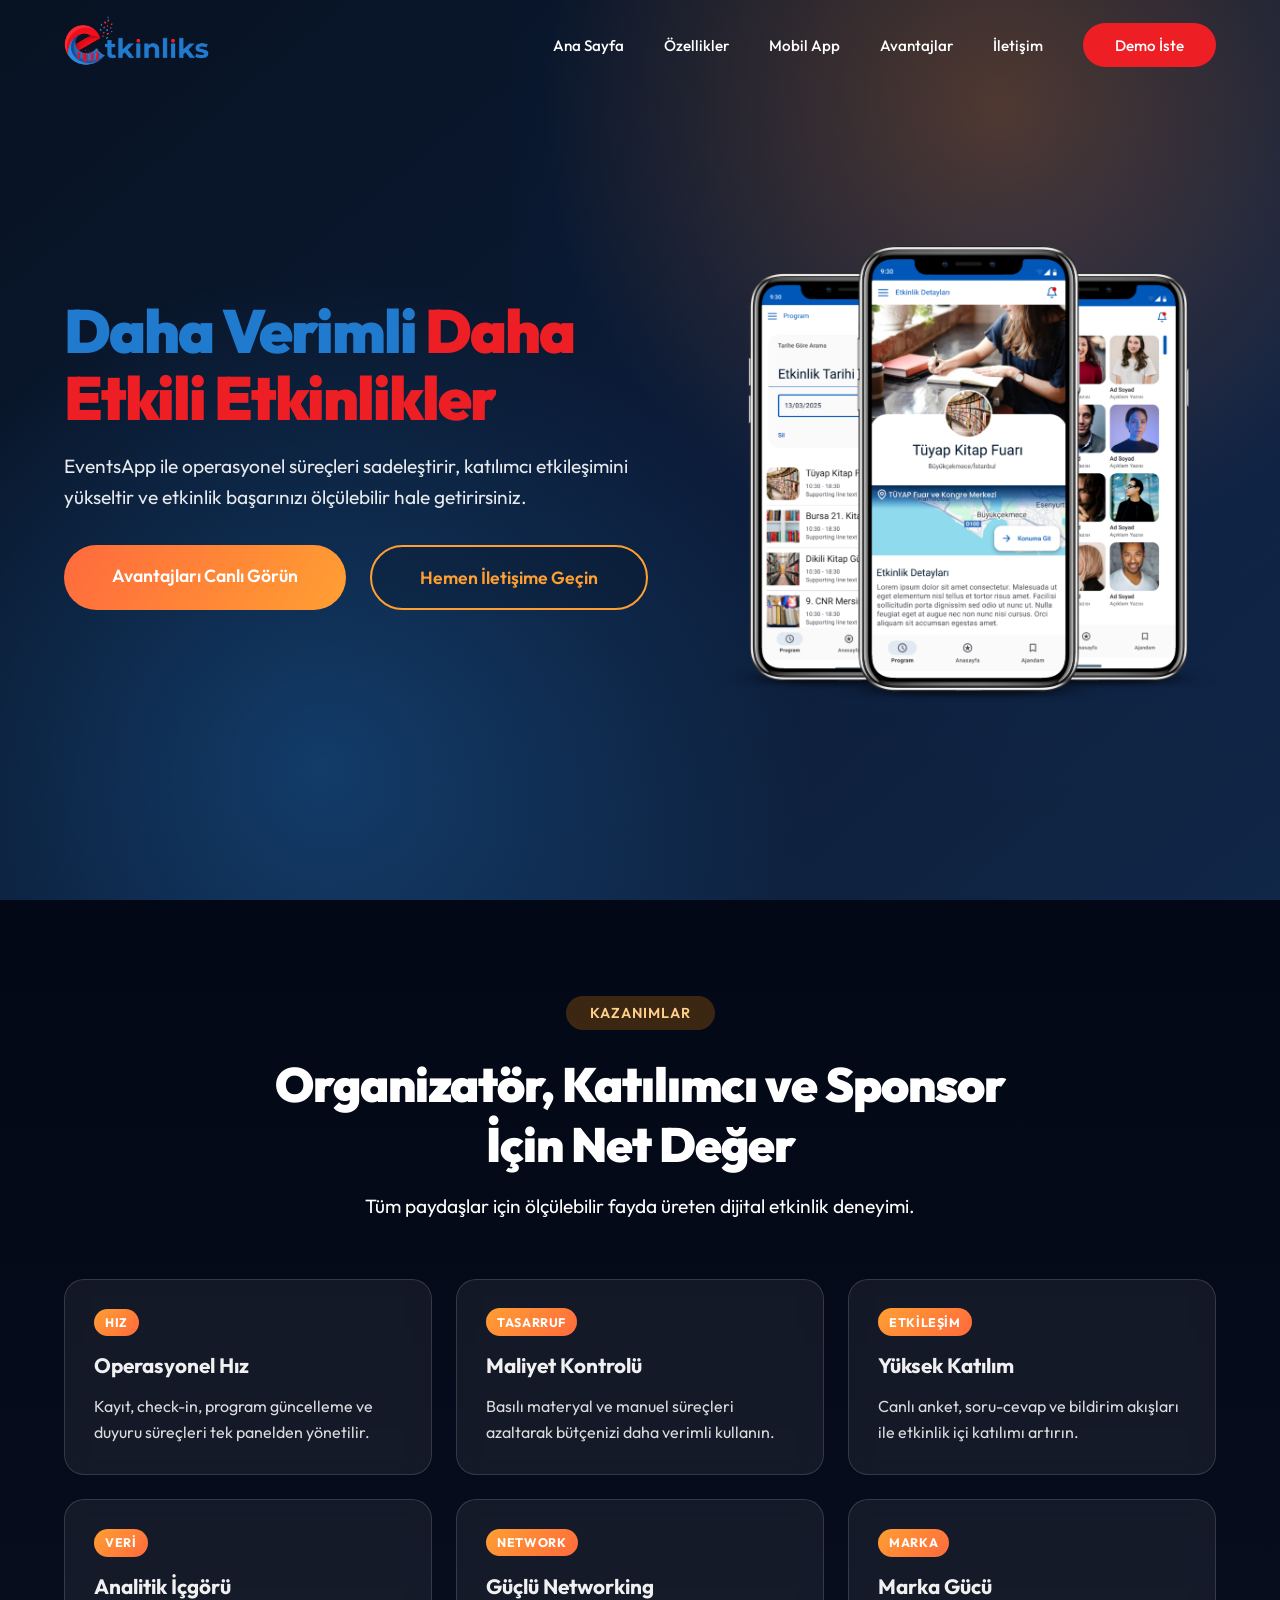
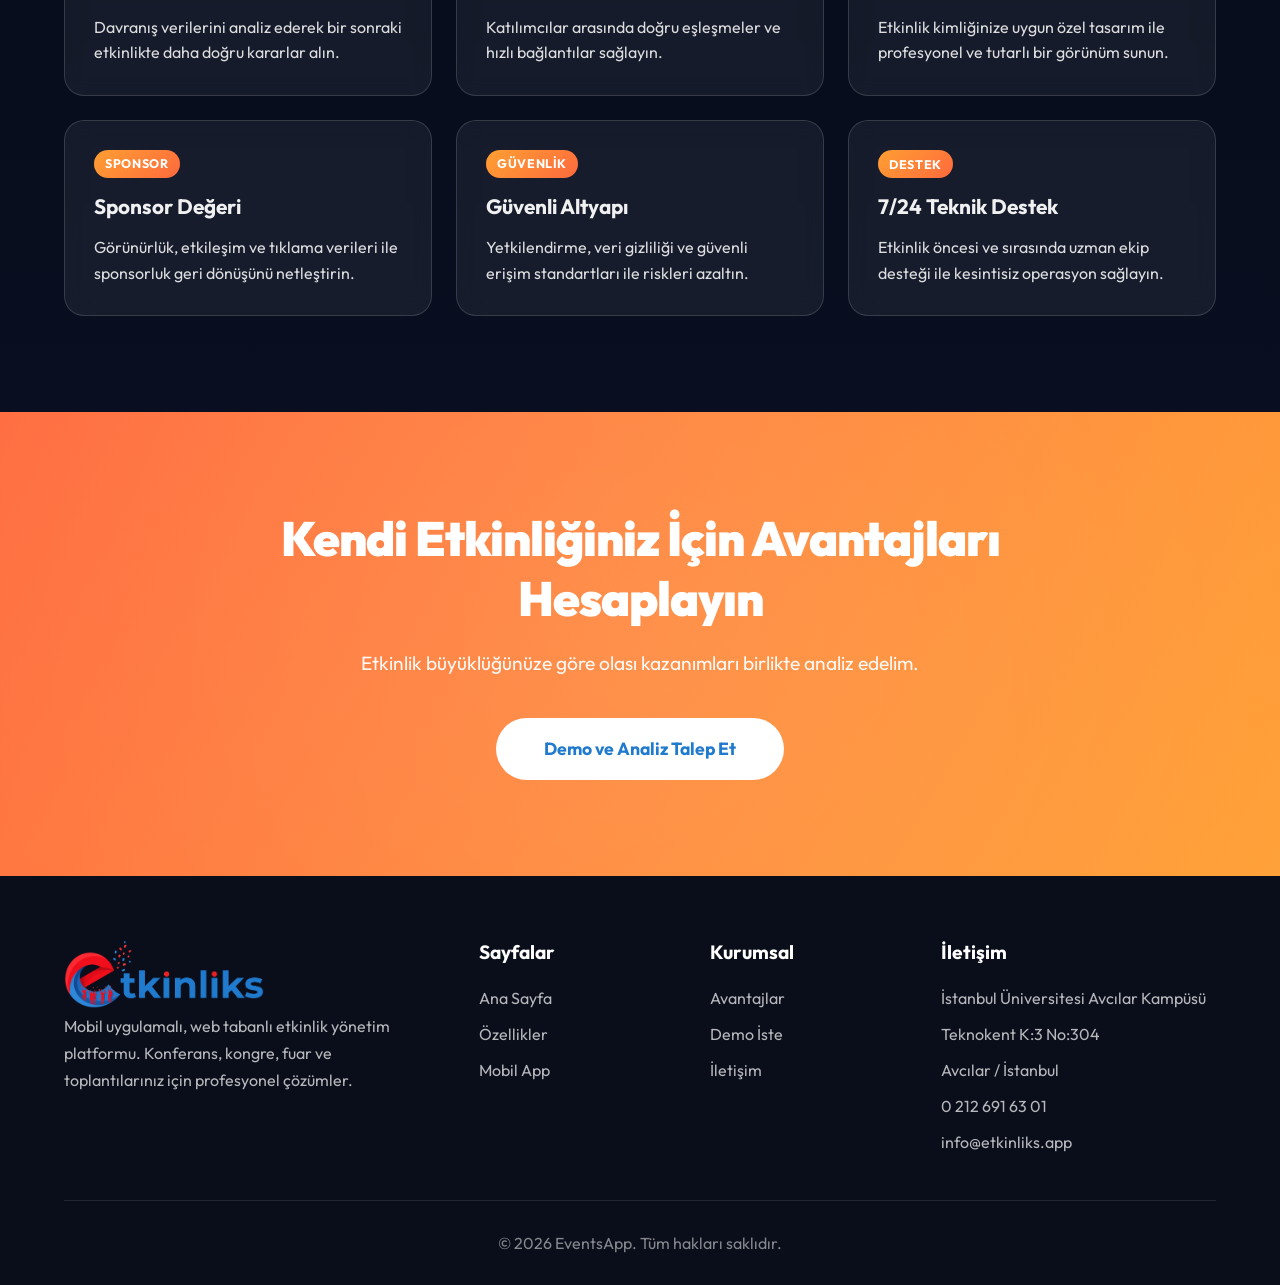
<file: avantajlar.html>
<!DOCTYPE html>
<html lang="tr">
<head>
	<meta charset="UTF-8">
	<meta name="viewport" content="width=device-width, initial-scale=1.0">
	<title>EventsApp - Avantajlar</title>
	<meta name="description" content="EventsApp ile operasyonel hız, maliyet avantajı, güçlü analitik ve yüksek katılımcı memnuniyeti elde edin.">
	<link rel="preconnect" href="https://fonts.googleapis.com">
	<link rel="preconnect" href="https://fonts.gstatic.com" crossorigin>
	<link rel="icon" type="image/png" href="images/logo.png">
	<link rel="stylesheet" href="style.css">
	<link href="https://fonts.googleapis.com/css2?family=Outfit:wght@300;400;500;600;700;800;900&family=Space+Mono:wght@400;700&display=swap" rel="stylesheet">
</head>
<body class="page-avantajlar">
	<nav class="nav">
		<div class="logo"><a href="index.html"><img style="max-height: 50px;" src="images/logo_uzun.png" alt="EventsApp Logo"></a></div>
		<button class="mobile-menu-toggle" type="button" aria-label="Menüyü aç" aria-expanded="false" aria-controls="mainNavLinks">
			<span></span>
			<span></span>
			<span></span>
		</button>
		<ul class="nav-links" id="mainNavLinks">
			<li><a href="index.html">Ana Sayfa</a></li>
			<li><a href="ozellikler.html">Özellikler</a></li>
			<li><a href="mobilapp.html">Mobil App</a></li>
			<li><a href="avantajlar.html">Avantajlar</a></li>
			<li><a href="iletisim.html">İletişim</a></li>
			<li><a href="demoiste.html" class="cta-button">Demo İste</a></li>
		</ul>
	</nav>

	<section class="hero">
		<div class="hero-content">
			<div class="hero-text-2">
				<h1><span style="color:#207acd">Daha Verimli</span> <span class="gradient-text">Daha Etkili Etkinlikler</span></h1>
				<p>EventsApp ile operasyonel süreçleri sadeleştirir, katılımcı etkileşimini yükseltir ve etkinlik başarınızı ölçülebilir hale getirirsiniz.</p>
				<div class="hero-buttons">
					<a href="demoiste.html" class="btn-primary">Avantajları Canlı Görün</a>
					<a href="iletisim.html" class="btn-secondary">Hemen İletişime Geçin</a>
				</div>
			</div>
			<div class="hero-phone">
				<div class="phone-mockup">
					<img src="images/telefon3.png" alt="EventsApp avantajlar">
				</div>
			</div>
		</div>
	</section>

	<section class="benefits">
		<div class="section-header">
			<span class="section-tag">Kazanımlar</span>
			<h2>Organizatör, Katılımcı ve Sponsor İçin Net Değer</h2>
			<p>Tüm paydaşlar için ölçülebilir fayda üreten dijital etkinlik deneyimi.</p>
		</div>
		<div class="benefits-grid">
			<div class="benefit-card">
				<span class="benefit-icon">Hız</span>
				<h3>Operasyonel Hız</h3>
				<p>Kayıt, check-in, program güncelleme ve duyuru süreçleri tek panelden yönetilir.</p>
			</div>
			<div class="benefit-card">
				<span class="benefit-icon">Tasarruf</span>
				<h3>Maliyet Kontrolü</h3>
				<p>Basılı materyal ve manuel süreçleri azaltarak bütçenizi daha verimli kullanın.</p>
			</div>
			<div class="benefit-card">
				<span class="benefit-icon">Etkileşim</span>
				<h3>Yüksek Katılım</h3>
				<p>Canlı anket, soru-cevap ve bildirim akışları ile etkinlik içi katılımı artırın.</p>
			</div>
			<div class="benefit-card">
				<span class="benefit-icon">Veri</span>
				<h3>Analitik İçgörü</h3>
				<p>Davranış verilerini analiz ederek bir sonraki etkinlikte daha doğru kararlar alın.</p>
			</div>
			<div class="benefit-card">
				<span class="benefit-icon">Network</span>
				<h3>Güçlü Networking</h3>
				<p>Katılımcılar arasında doğru eşleşmeler ve hızlı bağlantılar sağlayın.</p>
			</div>
			<div class="benefit-card">
				<span class="benefit-icon">Marka</span>
				<h3>Marka Gücü</h3>
				<p>Etkinlik kimliğinize uygun özel tasarım ile profesyonel ve tutarlı bir görünüm sunun.</p>
			</div>
			<div class="benefit-card">
				<span class="benefit-icon">Sponsor</span>
				<h3>Sponsor Değeri</h3>
				<p>Görünürlük, etkileşim ve tıklama verileri ile sponsorluk geri dönüşünü netleştirin.</p>
			</div>
			<div class="benefit-card">
				<span class="benefit-icon">Güvenlik</span>
				<h3>Güvenli Altyapı</h3>
				<p>Yetkilendirme, veri gizliliği ve güvenli erişim standartları ile riskleri azaltın.</p>
			</div>
			<div class="benefit-card">
				<span class="benefit-icon">Destek</span>
				<h3>7/24 Teknik Destek</h3>
				<p>Etkinlik öncesi ve sırasında uzman ekip desteği ile kesintisiz operasyon sağlayın.</p>
			</div>
		</div>
	</section>

	<section class="cta-section">
		<div class="cta-content">
			<h2>Kendi Etkinliğiniz İçin Avantajları Hesaplayın</h2>
			<p>Etkinlik büyüklüğünüze göre olası kazanımları birlikte analiz edelim.</p>
			<a href="demoiste.html" class="btn-white">Demo ve Analiz Talep Et</a>
		</div>
	</section>

	<footer class="footer">
		<div class="footer-content">
			<div class="footer-brand">
				<img src="images/logo_uzun.png" alt="EventsApp Logo" style="max-width: 200px;">
				<p>Mobil uygulamalı, web tabanlı etkinlik yönetim platformu. Konferans, kongre, fuar ve toplantılarınız için profesyonel çözümler.</p>
			</div>
			<div>
				<h4>Sayfalar</h4>
				<ul class="footer-links">
					<li><a href="index.html">Ana Sayfa</a></li>
					<li><a href="ozellikler.html">Özellikler</a></li>
					<li><a href="mobilapp.html">Mobil App</a></li>
				</ul>
			</div>
			<div>
				<h4>Kurumsal</h4>
				<ul class="footer-links">
					<li><a href="avantajlar.html">Avantajlar</a></li>
					<li><a href="demoiste.html">Demo İste</a></li>
					<li><a href="iletisim.html">İletişim</a></li>
				</ul>
			</div>
			<div>
				<h4>İletişim</h4>
				<ul class="contact-info">
					<li>İstanbul Üniversitesi Avcılar Kampüsü</li>
					<li>Teknokent K:3 No:304</li>
					<li>Avcılar / İstanbul</li>
					<li>0 212 691 63 01</li>
					<li>info@etkinliks.app</li>
				</ul>
			</div>
		</div>
		<div class="footer-bottom">
			<p>&copy; 2026 EventsApp. Tüm hakları saklıdır.</p>
		</div>
	</footer>

	<script>
		const navElement = document.querySelector('.nav');
		const mobileMenuToggle = document.querySelector('.mobile-menu-toggle');
		const navLinksList = document.getElementById('mainNavLinks');

		if (navElement && mobileMenuToggle && navLinksList) {
			const closeMobileMenu = () => {
				navElement.classList.remove('mobile-menu-open');
				mobileMenuToggle.setAttribute('aria-expanded', 'false');
			};

			mobileMenuToggle.addEventListener('click', () => {
				const isOpen = navElement.classList.toggle('mobile-menu-open');
				mobileMenuToggle.setAttribute('aria-expanded', isOpen ? 'true' : 'false');
			});

			navLinksList.querySelectorAll('a').forEach((link) => {
				link.addEventListener('click', () => {
					closeMobileMenu();
				});
			});

			document.addEventListener('click', (event) => {
				if (!navElement.contains(event.target)) {
					closeMobileMenu();
				}
			});

			window.addEventListener('resize', () => {
				if (window.innerWidth > 768) {
					closeMobileMenu();
				}
			});
		}

		let lastScrollY = window.scrollY;
		window.addEventListener('scroll', () => {
			const nav = document.querySelector('.nav');
			if (!nav) return;

			const currentScrollY = window.scrollY;
			const isMenuOpen = nav.classList.contains('mobile-menu-open');

			if (currentScrollY > 50) {
				nav.classList.add('scrolled');
			} else {
				nav.classList.remove('scrolled');
				nav.classList.remove('nav-hidden');
			}

			if (!isMenuOpen && currentScrollY > 120) {
				if (currentScrollY > lastScrollY + 4) {
					nav.classList.add('nav-hidden');
				} else if (currentScrollY < lastScrollY - 4) {
					nav.classList.remove('nav-hidden');
				}
			} else {
				nav.classList.remove('nav-hidden');
			}

			lastScrollY = currentScrollY;
		}, { passive: true });
	</script>
</body>
</html>
</file>
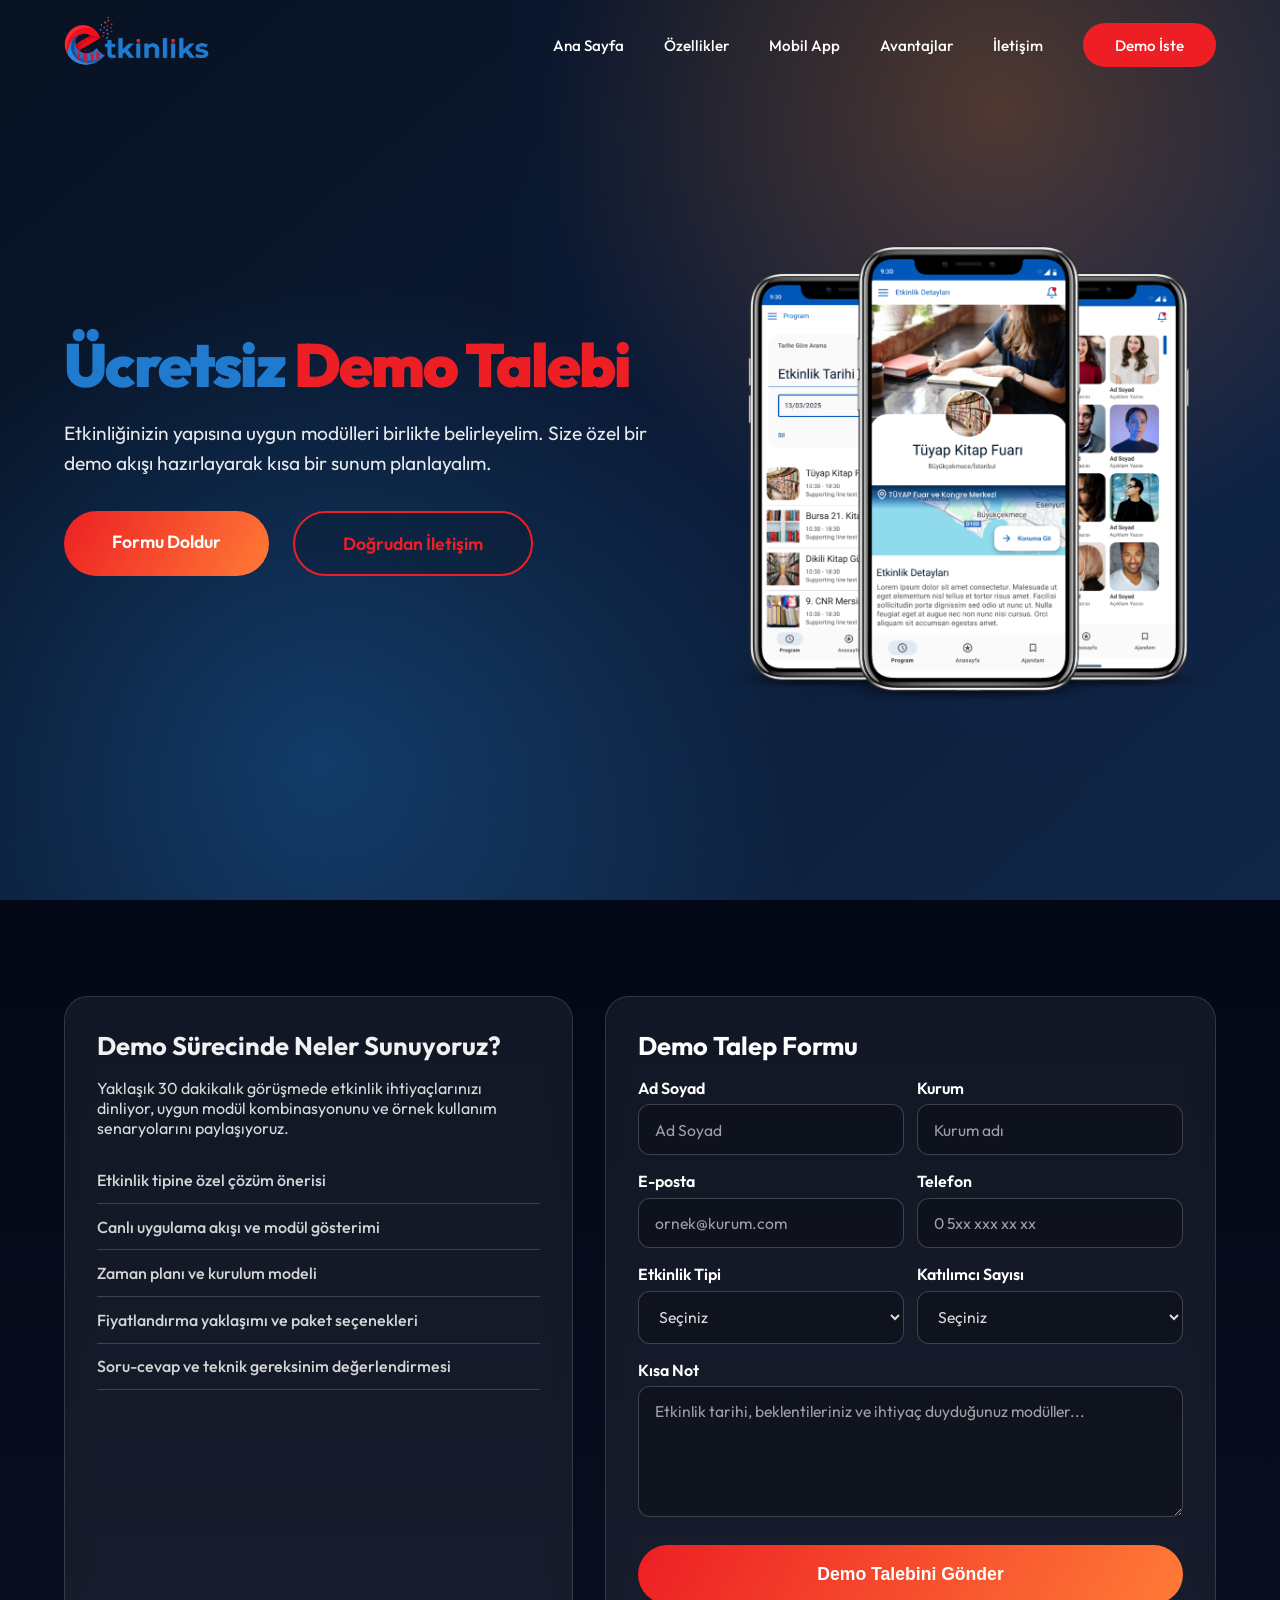
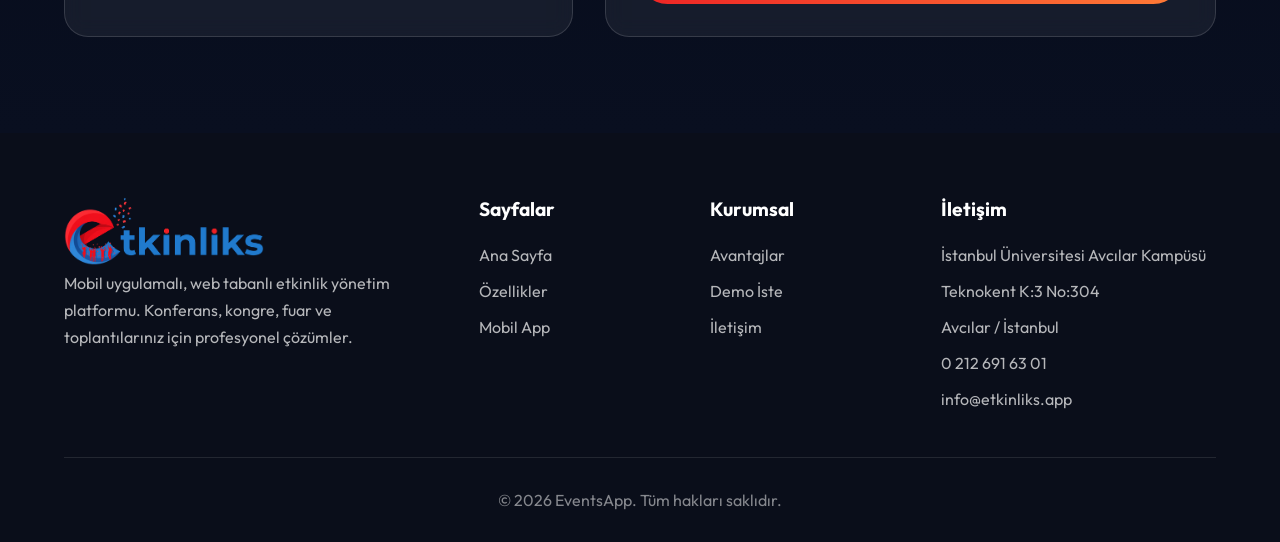
<file: demoiste.html>
<!DOCTYPE html>
<html lang="tr">
<head>
	<meta charset="UTF-8">
	<meta name="viewport" content="width=device-width, initial-scale=1.0">
	<title>EventsApp - Demo İste</title>
	<meta name="description" content="EventsApp için ücretsiz demo talebinizi bırakın. Etkinliğinize özel çözümü birlikte planlayalım.">
	<link rel="preconnect" href="https://fonts.googleapis.com">
	<link rel="preconnect" href="https://fonts.gstatic.com" crossorigin>
	<link rel="icon" type="image/png" href="images/logo.png">
	<link rel="stylesheet" href="style.css">
	<link href="https://fonts.googleapis.com/css2?family=Outfit:wght@300;400;500;600;700;800;900&family=Space+Mono:wght@400;700&display=swap" rel="stylesheet">
</head>
<body class="page-demoiste">
	<nav class="nav">
		<div class="logo"><a href="index.html"><img style="max-height: 50px;" src="images/logo_uzun.png" alt="EventsApp Logo"></a></div>
		<button class="mobile-menu-toggle" type="button" aria-label="Menüyü aç" aria-expanded="false" aria-controls="mainNavLinks">
			<span></span>
			<span></span>
			<span></span>
		</button>
		<ul class="nav-links" id="mainNavLinks">
			<li><a href="index.html">Ana Sayfa</a></li>
			<li><a href="ozellikler.html">Özellikler</a></li>
			<li><a href="mobilapp.html">Mobil App</a></li>
			<li><a href="avantajlar.html">Avantajlar</a></li>
			<li><a href="iletisim.html">İletişim</a></li>
			<li><a href="demoiste.html" class="cta-button">Demo İste</a></li>
		</ul>
	</nav>

	<section class="hero">
		<div class="hero-content">
			<div class="hero-text-2">
				<h1><span style="color:#207acd">Ücretsiz</span> <span class="gradient-text">Demo Talebi</span></h1>
				<p>Etkinliğinizin yapısına uygun modülleri birlikte belirleyelim. Size özel bir demo akışı hazırlayarak kısa bir sunum planlayalım.</p>
				<div class="hero-buttons">
					<a href="#demo-form" class="btn-primary">Formu Doldur</a>
					<a href="iletisim.html" class="btn-secondary">Doğrudan İletişim</a>
				</div>
			</div>
			<div class="hero-phone">
				<div class="phone-mockup">
					<img src="images/telefon3.png" alt="Demo talebi">
				</div>
			</div>
		</div>
	</section>

	<section class="form-wrap" id="demo-form">
		<div class="form-grid">
			<div class="info-card">
				<h3>Demo Sürecinde Neler Sunuyoruz?</h3>
				<p>Yaklaşık 30 dakikalık görüşmede etkinlik ihtiyaçlarınızı dinliyor, uygun modül kombinasyonunu ve örnek kullanım senaryolarını paylaşıyoruz.</p>
				<ul class="info-list">
					<li>Etkinlik tipine özel çözüm önerisi</li>
					<li>Canlı uygulama akışı ve modül gösterimi</li>
					<li>Zaman planı ve kurulum modeli</li>
					<li>Fiyatlandırma yaklaşımı ve paket seçenekleri</li>
					<li>Soru-cevap ve teknik gereksinim değerlendirmesi</li>
				</ul>
			</div>
			<form class="demo-form" id="demoForm" action="https://formsubmit.co/ajax/info@etkinliks.app" method="POST">
				<h3>Demo Talep Formu</h3>
				<input type="hidden" name="_subject" value="EventsApp Demo Talebi">
				<input type="hidden" name="_captcha" value="false">
				<input type="text" name="_honey" tabindex="-1" autocomplete="off" style="display:none;">
				<div class="form-row">
					<div class="field-group">
						<label for="name">Ad Soyad</label>
						<input id="name" name="name" type="text" placeholder="Ad Soyad" required>
					</div>
					<div class="field-group">
						<label for="company">Kurum</label>
						<input id="company" name="company" type="text" placeholder="Kurum adı" required>
					</div>
				</div>
				<div class="form-row">
					<div class="field-group">
						<label for="email">E-posta</label>
						<input id="email" name="email" type="email" placeholder="ornek@kurum.com" required>
					</div>
					<div class="field-group">
						<label for="phone">Telefon</label>
						<input id="phone" name="phone" type="tel" placeholder="0 5xx xxx xx xx" required>
					</div>
				</div>
				<div class="form-row">
					<div class="field-group">
						<label for="eventType">Etkinlik Tipi</label>
						<select id="eventType" name="eventType" required>
							<option value="">Seçiniz</option>
							<option>Konferans</option>
							<option>Kongre</option>
							<option>Fuar</option>
							<option>Toplantı</option>
							<option>Diğer</option>
						</select>
					</div>
					<div class="field-group">
						<label for="attendee">Katılımcı Sayısı</label>
						<select id="attendee" name="attendee" required>
							<option value="">Seçiniz</option>
							<option>0 - 500</option>
							<option>500 - 2.000</option>
							<option>2.000 - 10.000</option>
							<option>10.000+</option>
						</select>
					</div>
				</div>
				<div class="field-group">
					<label for="message">Kısa Not</label>
					<textarea id="message" name="message" rows="5" placeholder="Etkinlik tarihi, beklentileriniz ve ihtiyaç duyduğunuz modüller..."></textarea>
				</div>
				<button type="submit" class="btn-primary" id="demoSubmitBtn">Demo Talebini Gönder</button>
				<p class="form-feedback" id="demoFeedback" role="status" aria-live="polite"></p>
			</form>
		</div>
	</section>

	<footer class="footer">
		<div class="footer-content">
			<div class="footer-brand">
				<img src="images/logo_uzun.png" alt="EventsApp Logo" style="max-width: 200px;">
				<p>Mobil uygulamalı, web tabanlı etkinlik yönetim platformu. Konferans, kongre, fuar ve toplantılarınız için profesyonel çözümler.</p>
			</div>
			<div>
				<h4>Sayfalar</h4>
				<ul class="footer-links">
					<li><a href="index.html">Ana Sayfa</a></li>
					<li><a href="ozellikler.html">Özellikler</a></li>
					<li><a href="mobilapp.html">Mobil App</a></li>
				</ul>
			</div>
			<div>
				<h4>Kurumsal</h4>
				<ul class="footer-links">
					<li><a href="avantajlar.html">Avantajlar</a></li>
					<li><a href="demoiste.html">Demo İste</a></li>
					<li><a href="iletisim.html">İletişim</a></li>
				</ul>
			</div>
			<div>
				<h4>İletişim</h4>
				<ul class="contact-info">
					<li>İstanbul Üniversitesi Avcılar Kampüsü</li>
					<li>Teknokent K:3 No:304</li>
					<li>Avcılar / İstanbul</li>
					<li>0 212 691 63 01</li>
					<li>info@etkinliks.app</li>
				</ul>
			</div>
		</div>
		<div class="footer-bottom">
			<p>&copy; 2026 EventsApp. Tüm hakları saklıdır.</p>
		</div>
	</footer>

	<script>
		document.querySelectorAll('a[href^="#"]').forEach(anchor => {
			anchor.addEventListener('click', function (e) {
				e.preventDefault();
				const target = document.querySelector(this.getAttribute('href'));
				if (target) {
					target.scrollIntoView({ behavior: 'smooth', block: 'start' });
				}
			});
		});

		const navElement = document.querySelector('.nav');
		const mobileMenuToggle = document.querySelector('.mobile-menu-toggle');
		const navLinksList = document.getElementById('mainNavLinks');

		if (navElement && mobileMenuToggle && navLinksList) {
			const closeMobileMenu = () => {
				navElement.classList.remove('mobile-menu-open');
				mobileMenuToggle.setAttribute('aria-expanded', 'false');
			};

			mobileMenuToggle.addEventListener('click', () => {
				const isOpen = navElement.classList.toggle('mobile-menu-open');
				mobileMenuToggle.setAttribute('aria-expanded', isOpen ? 'true' : 'false');
			});

			navLinksList.querySelectorAll('a').forEach((link) => {
				link.addEventListener('click', () => {
					closeMobileMenu();
				});
			});

			document.addEventListener('click', (event) => {
				if (!navElement.contains(event.target)) {
					closeMobileMenu();
				}
			});

			window.addEventListener('resize', () => {
				if (window.innerWidth > 768) {
					closeMobileMenu();
				}
			});
		}

		let lastScrollY = window.scrollY;
		window.addEventListener('scroll', () => {
			const nav = document.querySelector('.nav');
			if (!nav) return;

			const currentScrollY = window.scrollY;
			const isMenuOpen = nav.classList.contains('mobile-menu-open');

			if (currentScrollY > 50) {
				nav.classList.add('scrolled');
			} else {
				nav.classList.remove('scrolled');
				nav.classList.remove('nav-hidden');
			}

			if (!isMenuOpen && currentScrollY > 120) {
				if (currentScrollY > lastScrollY + 4) {
					nav.classList.add('nav-hidden');
				} else if (currentScrollY < lastScrollY - 4) {
					nav.classList.remove('nav-hidden');
				}
			} else {
				nav.classList.remove('nav-hidden');
			}

			lastScrollY = currentScrollY;
		}, { passive: true });

		const demoForm = document.getElementById('demoForm');
		const demoSubmitBtn = document.getElementById('demoSubmitBtn');
		const demoFeedback = document.getElementById('demoFeedback');

		if (demoForm && demoSubmitBtn && demoFeedback) {
			const setDemoFeedback = (message, type) => {
				demoFeedback.textContent = message;
				demoFeedback.classList.remove('is-success', 'is-error');
				demoFeedback.classList.add('is-visible', type === 'success' ? 'is-success' : 'is-error');
			};

			demoForm.addEventListener('submit', async (event) => {
				event.preventDefault();

				demoSubmitBtn.disabled = true;
				demoSubmitBtn.classList.add('is-loading');
				demoSubmitBtn.textContent = 'Gonderiliyor...';
				demoFeedback.classList.remove('is-visible', 'is-success', 'is-error');
				demoFeedback.textContent = '';

				try {
					const formData = new FormData(demoForm);
					const response = await fetch(demoForm.action, {
						method: 'POST',
						body: formData,
						headers: {
							'Accept': 'application/json'
						}
					});

					if (!response.ok) {
						throw new Error('Form gonderimi basarisiz.');
					}

					demoForm.reset();
					setDemoFeedback('Demo talebiniz basariyla gonderildi. Ekibimiz en kisa surede sizinle iletisime gececek.', 'success');
				} catch (error) {
					setDemoFeedback('Demo talebi gonderilirken bir sorun olustu. Lutfen tekrar deneyin veya info@etkinliks.app adresine e-posta gonderin.', 'error');
				} finally {
					demoSubmitBtn.disabled = false;
					demoSubmitBtn.classList.remove('is-loading');
					demoSubmitBtn.textContent = 'Demo Talebini Gonder';
				}
			});
		}
	</script>
</body>
</html>
</file>
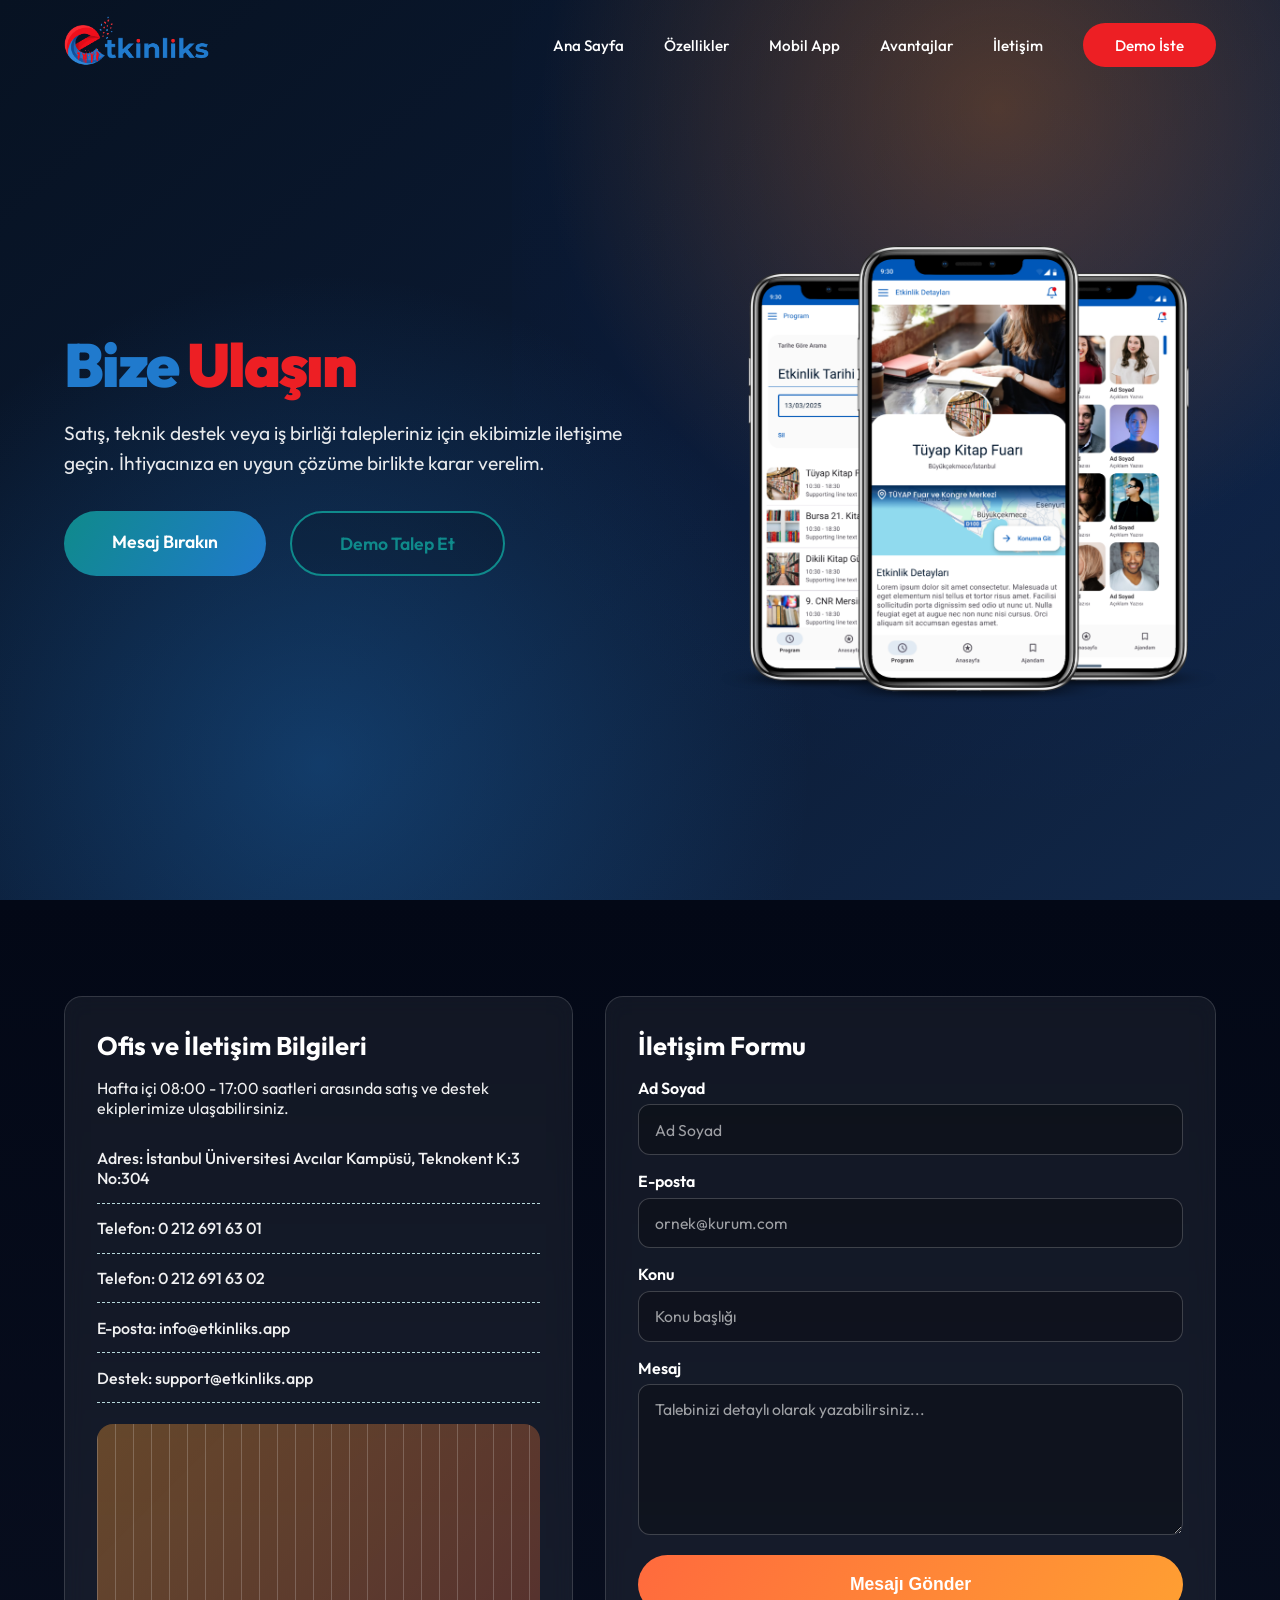
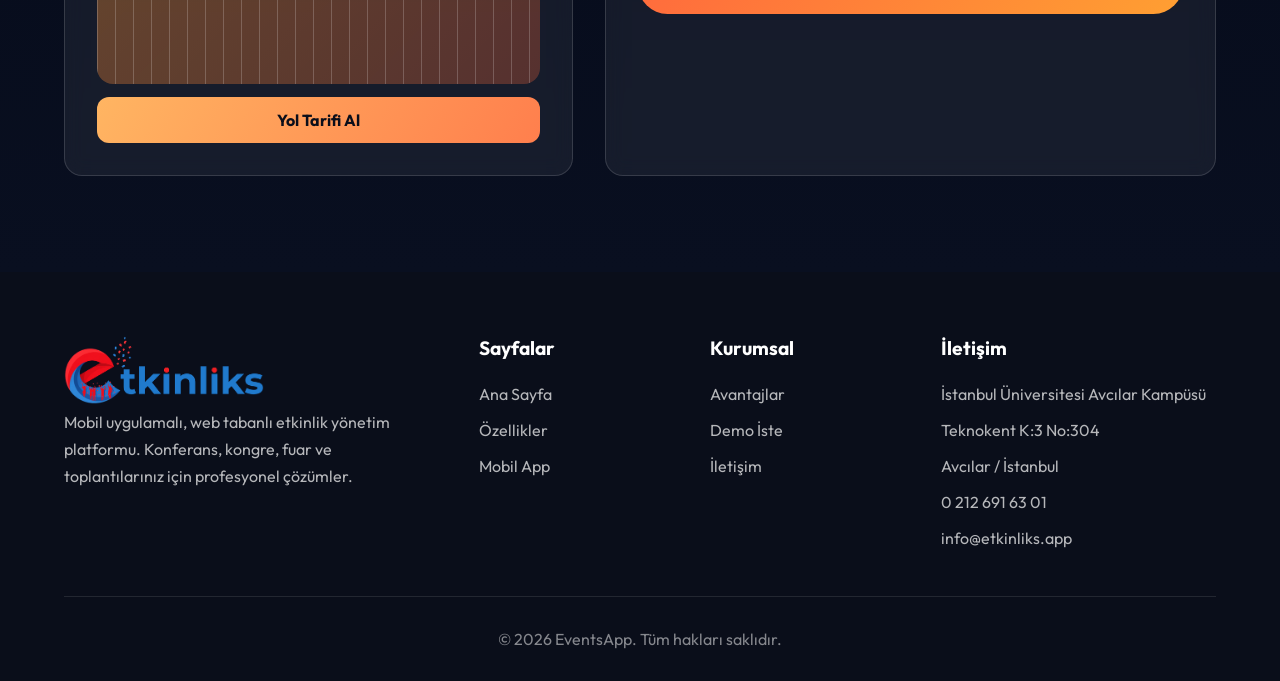
<file: iletisim.html>
<!DOCTYPE html>
<html lang="tr">
<head>
	<meta charset="UTF-8">
	<meta name="viewport" content="width=device-width, initial-scale=1.0">
	<title>EventsApp - İletişim</title>
	<meta name="description" content="EventsApp iletişim sayfası. Satış, teknik destek ve iş birliği talepleriniz için bize ulaşın.">
	<link rel="preconnect" href="https://fonts.googleapis.com">
	<link rel="preconnect" href="https://fonts.gstatic.com" crossorigin>
	<link rel="icon" type="image/png" href="images/logo.png">
	<link rel="stylesheet" href="style.css">
	<link href="https://fonts.googleapis.com/css2?family=Outfit:wght@300;400;500;600;700;800;900&family=Space+Mono:wght@400;700&display=swap" rel="stylesheet">
</head>
<body class="page-iletisim">
	<nav class="nav">
		<div class="logo"><a href="index.html"><img style="max-height: 50px;" src="images/logo_uzun.png" alt="EventsApp Logo"></a></div>
		<button class="mobile-menu-toggle" type="button" aria-label="Menüyü aç" aria-expanded="false" aria-controls="mainNavLinks">
			<span></span>
			<span></span>
			<span></span>
		</button>
		<ul class="nav-links" id="mainNavLinks">
			<li><a href="index.html">Ana Sayfa</a></li>
			<li><a href="ozellikler.html">Özellikler</a></li>
			<li><a href="mobilapp.html">Mobil App</a></li>
			<li><a href="avantajlar.html">Avantajlar</a></li>
			<li><a href="iletisim.html">İletişim</a></li>
			<li><a href="demoiste.html" class="cta-button">Demo İste</a></li>
		</ul>
	</nav>

	<section class="hero">
		<div class="hero-content">
			<div class="hero-text-2">
				<h1><span style="color:#207acd">Bize</span> <span class="gradient-text">Ulaşın</span></h1>
				<p>Satış, teknik destek veya iş birliği talepleriniz için ekibimizle iletişime geçin. İhtiyacınıza en uygun çözüme birlikte karar verelim.</p>
				<div class="hero-buttons">
					<a href="#contact-form" class="btn-primary">Mesaj Bırakın</a>
					<a href="demoiste.html" class="btn-secondary">Demo Talep Et</a>
				</div>
			</div>
			<div class="hero-phone">
				<div class="phone-mockup">
					<img src="images/telefon3.png" alt="EventsApp iletişim">
				</div>
			</div>
		</div>
	</section>

	<section class="contact-section" id="contact-form">
		<div class="contact-grid">
			<div class="contact-card">
				<h3>Ofis ve İletişim Bilgileri</h3>
				<p>Hafta içi 08:00 - 17:00 saatleri arasında satış ve destek ekiplerimize ulaşabilirsiniz.</p>
				<ul class="contact-list">
					<li>Adres: İstanbul Üniversitesi Avcılar Kampüsü, Teknokent K:3 No:304</li>
					<li>Telefon: 0 212 691 63 01</li>
					<li>Telefon: 0 212 691 63 02</li>
					<li>E-posta: info@etkinliks.app</li>
					<li>Destek: support@etkinliks.app</li>
				</ul>
				<div class="map-box">
					<iframe
						title="EventsApp Ofis Konumu"
						src="https://www.google.com/maps?q=%C4%B0stanbul%20%C3%9Cniversitesi%20Avc%C4%B1lar%20Kamp%C3%BCs%C3%BC%2C%20Teknokent%20K%3A3%20No%3A304&output=embed"
						loading="lazy"
						referrerpolicy="no-referrer-when-downgrade"
						allowfullscreen>
					</iframe>
				</div>
				<div class="map-actions">
					<a class="map-route-btn" href="https://www.google.com/maps/search/?api=1&query=%C4%B0stanbul%20%C3%9Cniversitesi%20Avc%C4%B1lar%20Kamp%C3%BCs%C3%BC%2C%20Teknokent%20K%3A3%20No%3A304" target="_blank" rel="noopener noreferrer">Yol Tarifi Al</a>
				</div>
			</div>
			<form class="contact-form" id="contactForm" action="https://formsubmit.co/ajax/bektaserenali@outlook.com" method="POST">
				<h3>İletişim Formu</h3>
				<input type="hidden" name="_subject" value="EventsApp Iletisim Formu">
				<input type="hidden" name="_captcha" value="false">
				<input type="text" name="_honey" tabindex="-1" autocomplete="off" style="display:none;">
				<div class="field-group">
					<label for="fullName">Ad Soyad</label>
					<input id="fullName" name="fullName" type="text" placeholder="Ad Soyad" required>
				</div>
				<div class="field-group">
					<label for="email">E-posta</label>
					<input id="email" name="email" type="email" placeholder="ornek@kurum.com" required>
				</div>
				<div class="field-group">
					<label for="subject">Konu</label>
					<input id="subject" name="subject" type="text" placeholder="Konu başlığı" required>
				</div>
				<div class="field-group">
					<label for="message">Mesaj</label>
					<textarea id="message" name="message" rows="6" placeholder="Talebinizi detaylı olarak yazabilirsiniz..." required></textarea>
				</div>
				<button type="submit" class="btn-primary" id="contactSubmitBtn" style="width: 100%;">Mesajı Gönder</button>
				<p class="form-feedback" id="contactFeedback" role="status" aria-live="polite"></p>
			</form>
		</div>
	</section>

	<footer class="footer">
		<div class="footer-content">
			<div class="footer-brand">
				<img src="images/logo_uzun.png" alt="EventsApp Logo" style="max-width: 200px;">
				<p>Mobil uygulamalı, web tabanlı etkinlik yönetim platformu. Konferans, kongre, fuar ve toplantılarınız için profesyonel çözümler.</p>
			</div>
			<div>
				<h4>Sayfalar</h4>
				<ul class="footer-links">
					<li><a href="index.html">Ana Sayfa</a></li>
					<li><a href="ozellikler.html">Özellikler</a></li>
					<li><a href="mobilapp.html">Mobil App</a></li>
				</ul>
			</div>
			<div>
				<h4>Kurumsal</h4>
				<ul class="footer-links">
					<li><a href="avantajlar.html">Avantajlar</a></li>
					<li><a href="demoiste.html">Demo İste</a></li>
					<li><a href="iletisim.html">İletişim</a></li>
				</ul>
			</div>
			<div>
				<h4>İletişim</h4>
				<ul class="contact-info">
					<li>İstanbul Üniversitesi Avcılar Kampüsü</li>
					<li>Teknokent K:3 No:304</li>
					<li>Avcılar / İstanbul</li>
					<li>0 212 691 63 01</li>
					<li>info@etkinliks.app</li>
				</ul>
			</div>
		</div>
		<div class="footer-bottom">
			<p>&copy; 2026 EventsApp. Tüm hakları saklıdır.</p>
		</div>
	</footer>

	<script>
		document.querySelectorAll('a[href^="#"]').forEach(anchor => {
			anchor.addEventListener('click', function (e) {
				e.preventDefault();
				const target = document.querySelector(this.getAttribute('href'));
				if (target) {
					target.scrollIntoView({ behavior: 'smooth', block: 'start' });
				}
			});
		});

		const navElement = document.querySelector('.nav');
		const mobileMenuToggle = document.querySelector('.mobile-menu-toggle');
		const navLinksList = document.getElementById('mainNavLinks');

		if (navElement && mobileMenuToggle && navLinksList) {
			const closeMobileMenu = () => {
				navElement.classList.remove('mobile-menu-open');
				mobileMenuToggle.setAttribute('aria-expanded', 'false');
			};

			mobileMenuToggle.addEventListener('click', () => {
				const isOpen = navElement.classList.toggle('mobile-menu-open');
				mobileMenuToggle.setAttribute('aria-expanded', isOpen ? 'true' : 'false');
			});

			navLinksList.querySelectorAll('a').forEach((link) => {
				link.addEventListener('click', () => {
					closeMobileMenu();
				});
			});

			document.addEventListener('click', (event) => {
				if (!navElement.contains(event.target)) {
					closeMobileMenu();
				}
			});

			window.addEventListener('resize', () => {
				if (window.innerWidth > 768) {
					closeMobileMenu();
				}
			});
		}

		let lastScrollY = window.scrollY;
		window.addEventListener('scroll', () => {
			const nav = document.querySelector('.nav');
			if (!nav) return;

			const currentScrollY = window.scrollY;
			const isMenuOpen = nav.classList.contains('mobile-menu-open');

			if (currentScrollY > 50) {
				nav.classList.add('scrolled');
			} else {
				nav.classList.remove('scrolled');
				nav.classList.remove('nav-hidden');
			}

			if (!isMenuOpen && currentScrollY > 120) {
				if (currentScrollY > lastScrollY + 4) {
					nav.classList.add('nav-hidden');
				} else if (currentScrollY < lastScrollY - 4) {
					nav.classList.remove('nav-hidden');
				}
			} else {
				nav.classList.remove('nav-hidden');
			}

			lastScrollY = currentScrollY;
		}, { passive: true });

		const contactForm = document.getElementById('contactForm');
		const contactSubmitBtn = document.getElementById('contactSubmitBtn');
		const contactFeedback = document.getElementById('contactFeedback');

		if (contactForm && contactSubmitBtn && contactFeedback) {
			const setFeedback = (message, type) => {
				contactFeedback.textContent = message;
				contactFeedback.classList.remove('is-success', 'is-error');
				contactFeedback.classList.add('is-visible', type === 'success' ? 'is-success' : 'is-error');
			};

			contactForm.addEventListener('submit', async (event) => {
				event.preventDefault();

				contactSubmitBtn.disabled = true;
				contactSubmitBtn.classList.add('is-loading');
				contactSubmitBtn.textContent = 'Gonderiliyor...';
				contactFeedback.classList.remove('is-visible', 'is-success', 'is-error');
				contactFeedback.textContent = '';

				try {
					const formData = new FormData(contactForm);
					const response = await fetch(contactForm.action, {
						method: 'POST',
						body: formData,
						headers: {
							'Accept': 'application/json'
						}
					});

					if (!response.ok) {
						throw new Error('Form gonderimi basarisiz.');
					}

					contactForm.reset();
					setFeedback('Mesajiniz basariyla gonderildi. En kisa surede size donus yapacagiz.', 'success');
				} catch (error) {
					setFeedback('Mesaj gonderilirken bir sorun olustu. Lutfen tekrar deneyin veya info@etkinliks.app adresine e-posta gonderin.', 'error');
				} finally {
					contactSubmitBtn.disabled = false;
					contactSubmitBtn.classList.remove('is-loading');
					contactSubmitBtn.textContent = 'Mesaji Gonder';
				}
			});
		}
	</script>
</body>
</html>
</file>
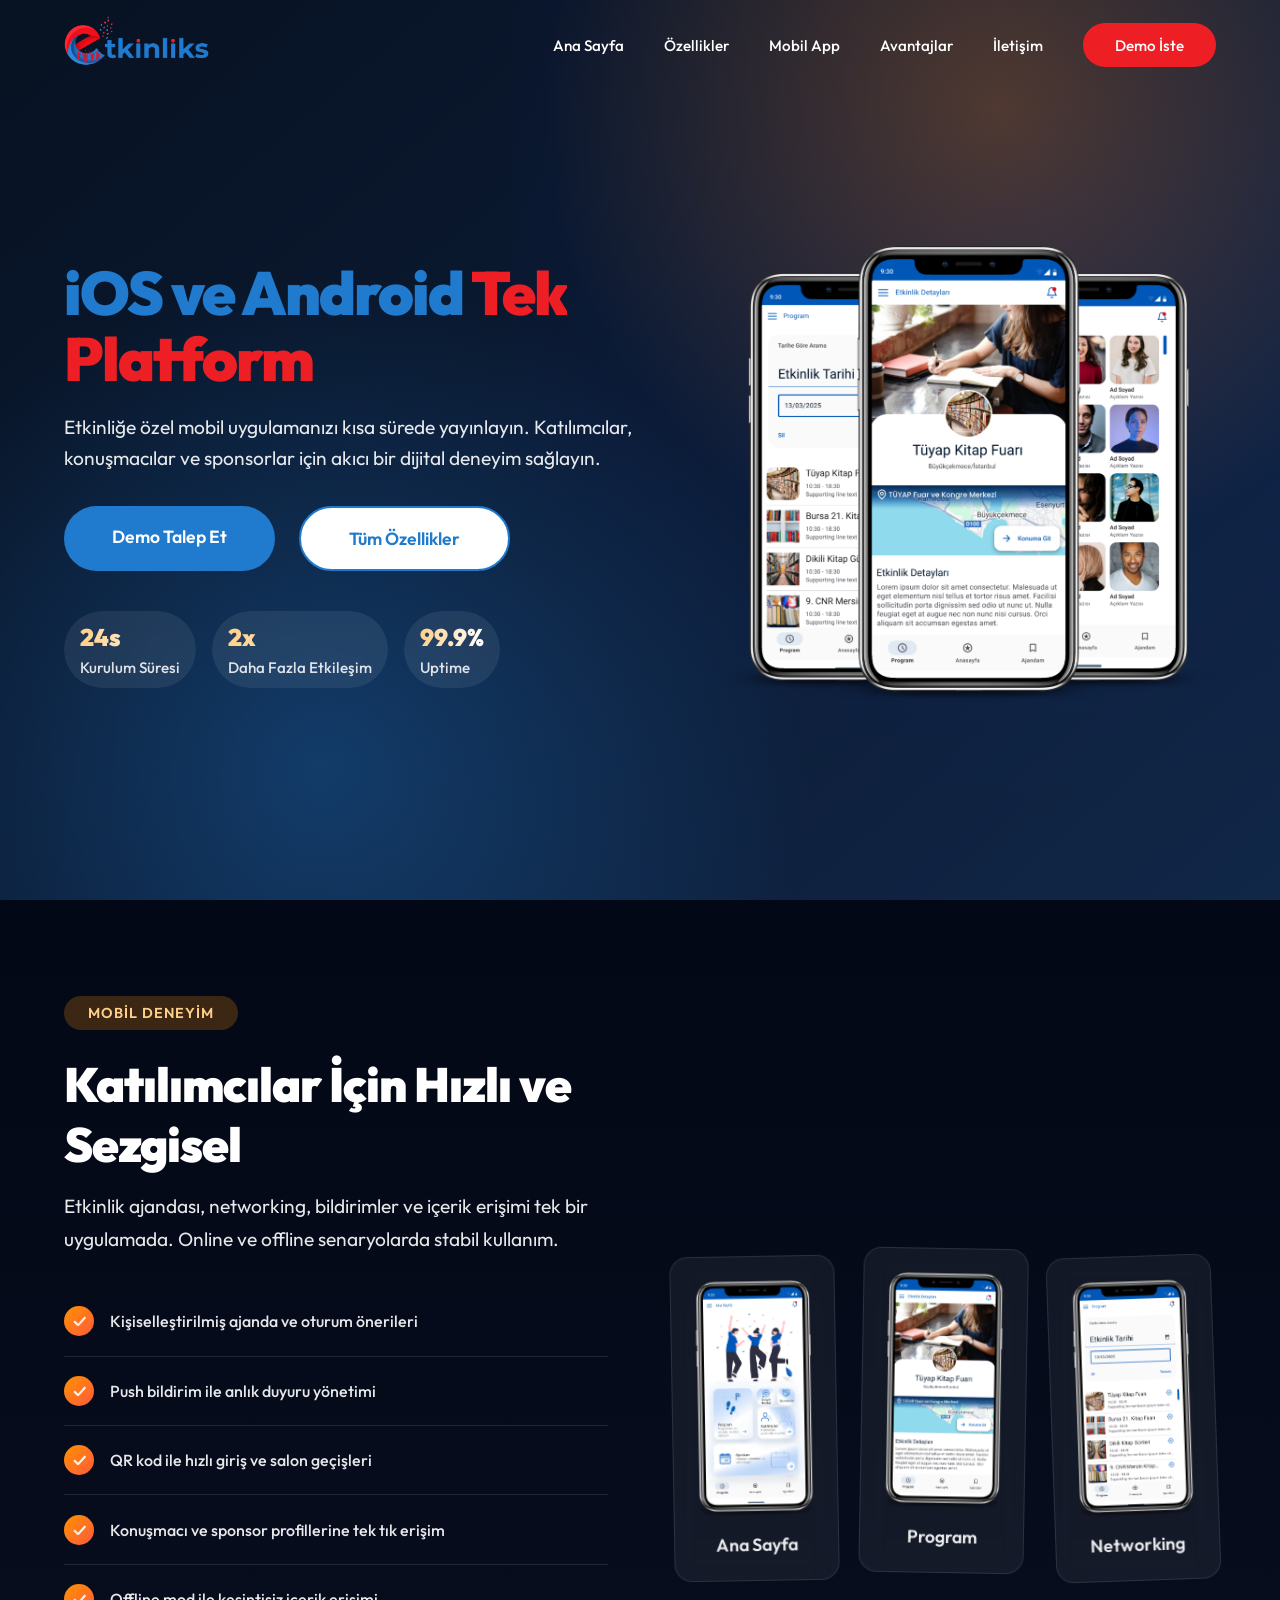
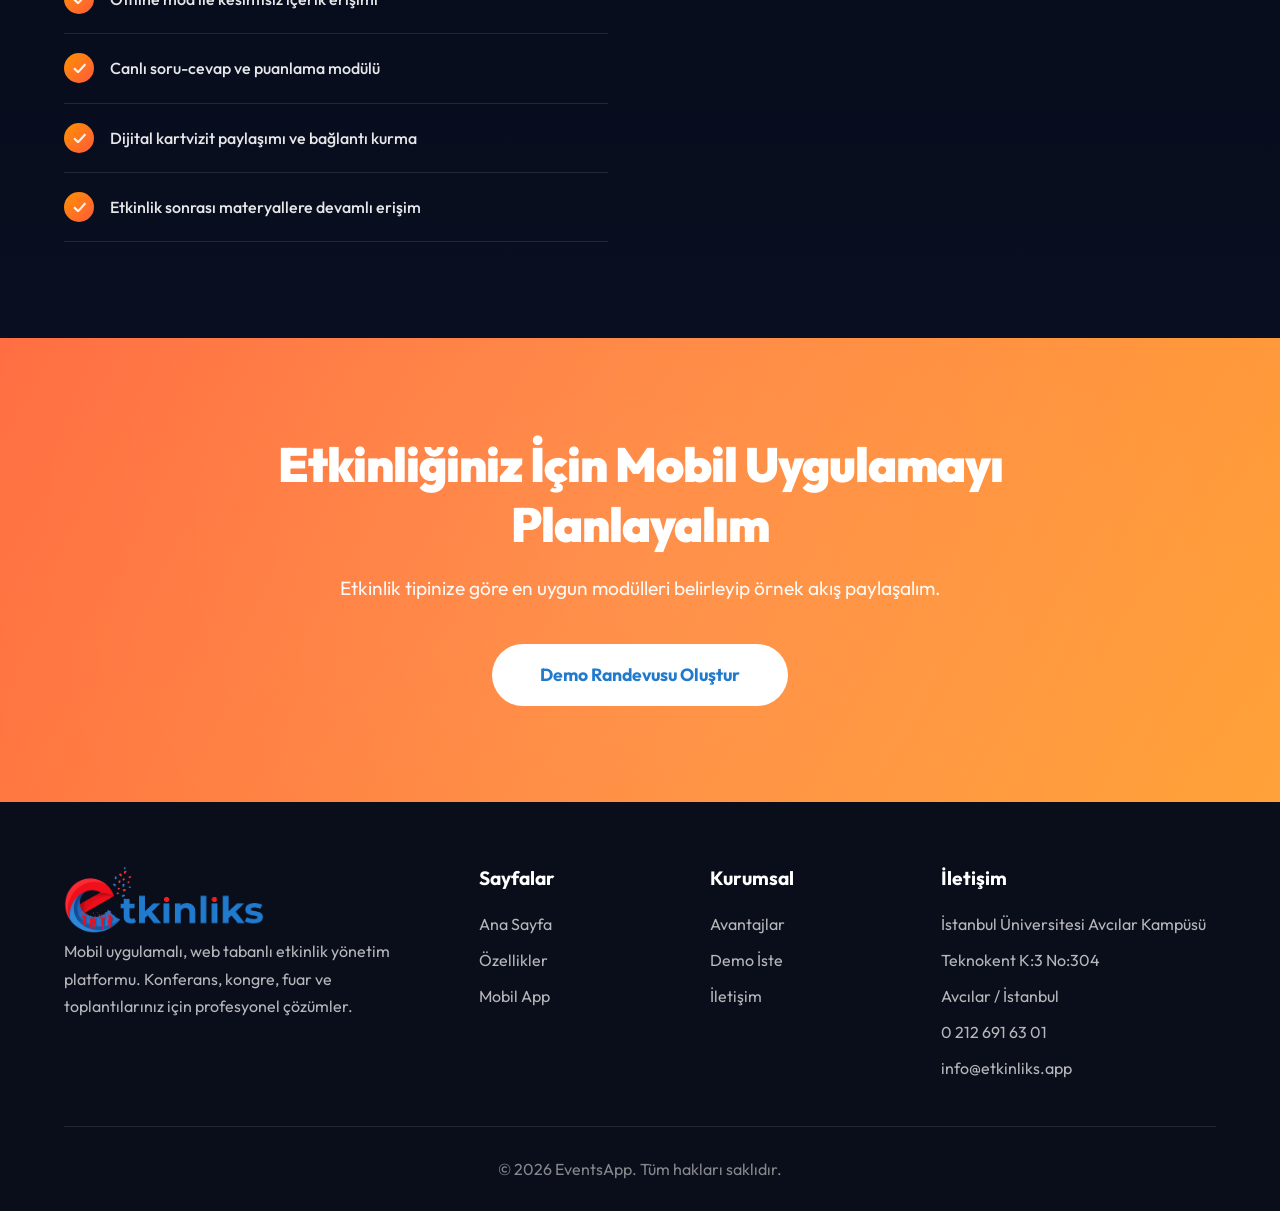
<file: mobilapp.html>
<!DOCTYPE html>
<html lang="tr">
<head>
	<meta charset="UTF-8">
	<meta name="viewport" content="width=device-width, initial-scale=1.0">
	<title>EventsApp - Mobil Uygulama</title>
	<meta name="description" content="EventsApp mobil uygulaması ile iOS ve Android üzerinde hızlı, güvenli ve etkileşimli etkinlik deneyimi sunun.">
	<link rel="preconnect" href="https://fonts.googleapis.com">
	<link rel="preconnect" href="https://fonts.gstatic.com" crossorigin>
	<link rel="icon" type="image/png" href="images/logo.png">
	<link rel="stylesheet" href="style.css">
	<link href="https://fonts.googleapis.com/css2?family=Outfit:wght@300;400;500;600;700;800;900&family=Space+Mono:wght@400;700&display=swap" rel="stylesheet">
</head>
<body class="page-mobilapp">
	<nav class="nav">
		<div class="logo"><a href="index.html"><img style="max-height: 50px;" src="images/logo_uzun.png" alt="EventsApp Logo"></a></div>
		<button class="mobile-menu-toggle" type="button" aria-label="Menüyü aç" aria-expanded="false" aria-controls="mainNavLinks">
			<span></span>
			<span></span>
			<span></span>
		</button>
		<ul class="nav-links" id="mainNavLinks">
			<li><a href="index.html">Ana Sayfa</a></li>
			<li><a href="ozellikler.html">Özellikler</a></li>
			<li><a href="mobilapp.html">Mobil App</a></li>
			<li><a href="avantajlar.html">Avantajlar</a></li>
			<li><a href="iletisim.html">İletişim</a></li>
			<li><a href="demoiste.html" class="cta-button">Demo İste</a></li>
		</ul>
	</nav>

	<section class="hero">
		<div class="hero-content">
			<div class="hero-text-2">
				<h1><span style="color:#207acd">iOS ve Android</span> <span class="gradient-text">Tek Platform</span></h1>
				<p>Etkinliğe özel mobil uygulamanızı kısa sürede yayınlayın. Katılımcılar, konuşmacılar ve sponsorlar için akıcı bir dijital deneyim sağlayın.</p>
				<div class="hero-buttons">
					<a href="demoiste.html" class="btn-primary">Demo Talep Et</a>
					<a href="ozellikler.html" class="btn-secondary">Tüm Özellikler</a>
				</div>
				<div class="stats">
					<div class="stat">
						<span class="stat-number">24s</span>
						<span class="stat-label">Kurulum Süresi</span>
					</div>
					<div class="stat">
						<span class="stat-number">2x</span>
						<span class="stat-label">Daha Fazla Etkileşim</span>
					</div>
					<div class="stat">
						<span class="stat-number">99.9%</span>
						<span class="stat-label">Uptime</span>
					</div>
				</div>
			</div>
			<div class="hero-phone">
				<div class="phone-mockup">
					<img src="images/telefon3.png" alt="EventsApp mobil uygulama">
				</div>
			</div>
		</div>
	</section>

	<section class="mobile-features">
		<div class="mobile-content">
			<div>
				<div class="section-header">
					<span class="section-tag">Mobil Deneyim</span>
					<h2>Katılımcılar İçin Hızlı ve Sezgisel</h2>
					<p>Etkinlik ajandası, networking, bildirimler ve içerik erişimi tek bir uygulamada. Online ve offline senaryolarda stabil kullanım.</p>
				</div>
				<ul class="feature-list">
					<li>Kişiselleştirilmiş ajanda ve oturum önerileri</li>
					<li>Push bildirim ile anlık duyuru yönetimi</li>
					<li>QR kod ile hızlı giriş ve salon geçişleri</li>
					<li>Konuşmacı ve sponsor profillerine tek tık erişim</li>
					<li>Offline mod ile kesintisiz içerik erişimi</li>
					<li>Canlı soru-cevap ve puanlama modülü</li>
					<li>Dijital kartvizit paylaşımı ve bağlantı kurma</li>
					<li>Etkinlik sonrası materyallere devamlı erişim</li>
				</ul>
			</div>
			<div class="mobile-screens">
				<div class="screen-card">
					<img src="images/Ana Sayfa.png" alt="Ana Sayfa ekranı">
					<h4>Ana Sayfa</h4>
				</div>
				<div class="screen-card">
					<img src="images/Program.png" alt="Program ekranı">
					<h4>Program</h4>
				</div>
				<div class="screen-card">
					<img src="images/Katılımcılar.png" alt="Katılımcılar ekranı">
					<h4>Networking</h4>
				</div>
			</div>
		</div>
	</section>

	<section class="cta-section">
		<div class="cta-content">
			<h2>Etkinliğiniz İçin Mobil Uygulamayı Planlayalım</h2>
			<p>Etkinlik tipinize göre en uygun modülleri belirleyip örnek akış paylaşalım.</p>
			<a href="demoiste.html" class="btn-white">Demo Randevusu Oluştur</a>
		</div>
	</section>

	<footer class="footer">
		<div class="footer-content">
			<div class="footer-brand">
				<img src="images/logo_uzun.png" alt="EventsApp Logo" style="max-width: 200px;">
				<p>Mobil uygulamalı, web tabanlı etkinlik yönetim platformu. Konferans, kongre, fuar ve toplantılarınız için profesyonel çözümler.</p>
			</div>
			<div>
				<h4>Sayfalar</h4>
				<ul class="footer-links">
					<li><a href="index.html">Ana Sayfa</a></li>
					<li><a href="ozellikler.html">Özellikler</a></li>
					<li><a href="mobilapp.html">Mobil App</a></li>
				</ul>
			</div>
			<div>
				<h4>Kurumsal</h4>
				<ul class="footer-links">
					<li><a href="avantajlar.html">Avantajlar</a></li>
					<li><a href="demoiste.html">Demo İste</a></li>
					<li><a href="iletisim.html">İletişim</a></li>
				</ul>
			</div>
			<div>
				<h4>İletişim</h4>
				<ul class="contact-info">
					<li>İstanbul Üniversitesi Avcılar Kampüsü</li>
					<li>Teknokent K:3 No:304</li>
					<li>Avcılar / İstanbul</li>
					<li>0 212 691 63 01</li>
					<li>info@etkinliks.app</li>
				</ul>
			</div>
		</div>
		<div class="footer-bottom">
			<p>&copy; 2026 EventsApp. Tüm hakları saklıdır.</p>
		</div>
	</footer>

	<script>
		const navElement = document.querySelector('.nav');
		const mobileMenuToggle = document.querySelector('.mobile-menu-toggle');
		const navLinksList = document.getElementById('mainNavLinks');

		if (navElement && mobileMenuToggle && navLinksList) {
			const closeMobileMenu = () => {
				navElement.classList.remove('mobile-menu-open');
				mobileMenuToggle.setAttribute('aria-expanded', 'false');
			};

			mobileMenuToggle.addEventListener('click', () => {
				const isOpen = navElement.classList.toggle('mobile-menu-open');
				mobileMenuToggle.setAttribute('aria-expanded', isOpen ? 'true' : 'false');
			});

			navLinksList.querySelectorAll('a').forEach((link) => {
				link.addEventListener('click', () => {
					closeMobileMenu();
				});
			});

			document.addEventListener('click', (event) => {
				if (!navElement.contains(event.target)) {
					closeMobileMenu();
				}
			});

			window.addEventListener('resize', () => {
				if (window.innerWidth > 768) {
					closeMobileMenu();
				}
			});
		}

		let lastScrollY = window.scrollY;
		window.addEventListener('scroll', () => {
			const nav = document.querySelector('.nav');
			if (!nav) return;

			const currentScrollY = window.scrollY;
			const isMenuOpen = nav.classList.contains('mobile-menu-open');

			if (currentScrollY > 50) {
				nav.classList.add('scrolled');
			} else {
				nav.classList.remove('scrolled');
				nav.classList.remove('nav-hidden');
			}

			if (!isMenuOpen && currentScrollY > 120) {
				if (currentScrollY > lastScrollY + 4) {
					nav.classList.add('nav-hidden');
				} else if (currentScrollY < lastScrollY - 4) {
					nav.classList.remove('nav-hidden');
				}
			} else {
				nav.classList.remove('nav-hidden');
			}

			lastScrollY = currentScrollY;
		}, { passive: true });
	</script>
</body>
</html>
</file>
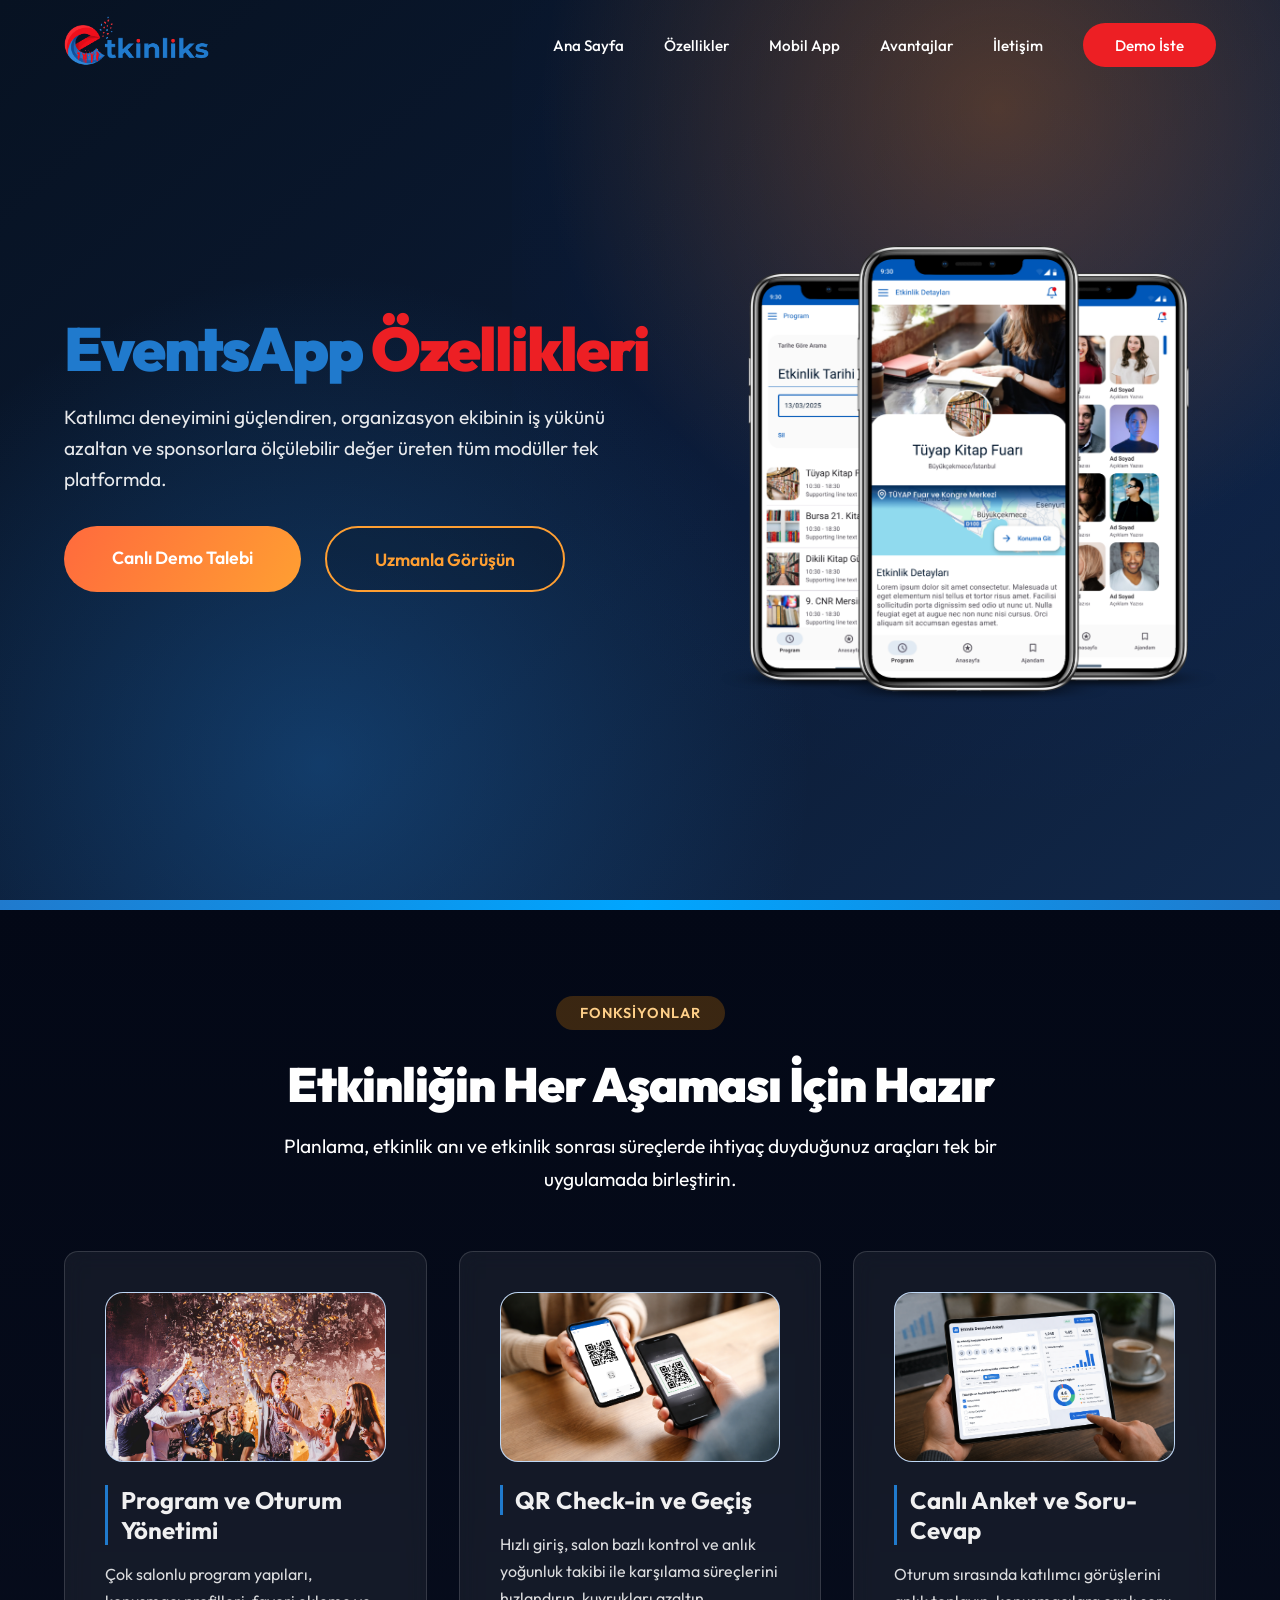
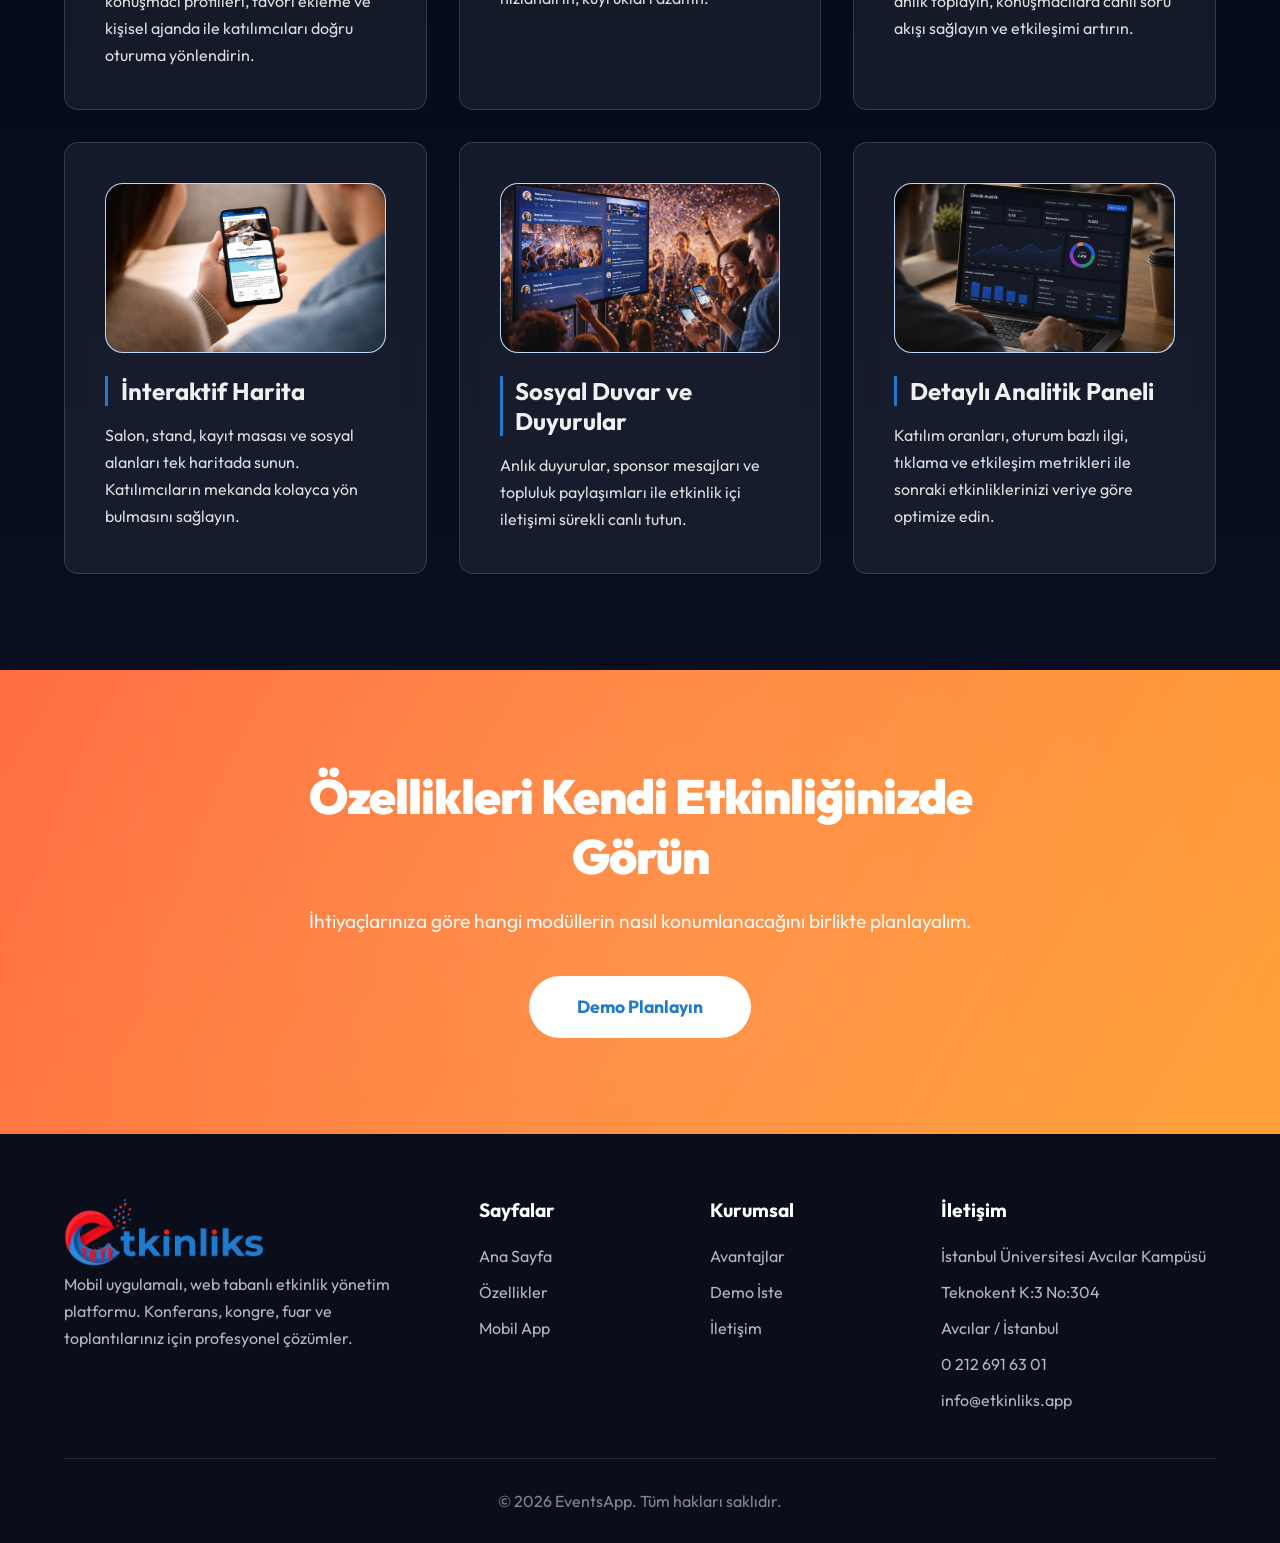
<file: ozellikler.html>
<!DOCTYPE html>
<html lang="tr">
<head>
	<meta charset="UTF-8">
	<meta name="viewport" content="width=device-width, initial-scale=1.0">
	<title>EventsApp - Özellikler</title>
	<meta name="description" content="EventsApp özellikleri: etkinlik programı, networking, canlı etkileşim, analitik ve sponsorluk yönetimi.">
	<link rel="preconnect" href="https://fonts.googleapis.com">
	<link rel="preconnect" href="https://fonts.gstatic.com" crossorigin>
	<link rel="icon" type="image/png" href="images/logo.png">
	<link rel="stylesheet" href="style.css">
	<link href="https://fonts.googleapis.com/css2?family=Outfit:wght@300;400;500;600;700;800;900&family=Space+Mono:wght@400;700&display=swap" rel="stylesheet">
</head>
<body class="page-ozellikler">
	<nav class="nav">
		<div class="logo"><a href="index.html"><img style="max-height: 50px;" src="images/logo_uzun.png" alt="EventsApp Logo"></a></div>
		<button class="mobile-menu-toggle" type="button" aria-label="Menüyü aç" aria-expanded="false" aria-controls="mainNavLinks">
			<span></span>
			<span></span>
			<span></span>
		</button>
		<ul class="nav-links" id="mainNavLinks">
			<li><a href="index.html">Ana Sayfa</a></li>
			<li><a href="ozellikler.html">Özellikler</a></li>
			<li><a href="mobilapp.html">Mobil App</a></li>
			<li><a href="avantajlar.html">Avantajlar</a></li>
			<li><a href="iletisim.html">İletişim</a></li>
			<li><a href="demoiste.html" class="cta-button">Demo İste</a></li>
		</ul>
	</nav>

	<section class="hero">
		<div class="hero-content">
			<div class="hero-text-2">
				<h1><span style="color:#207acd">EventsApp</span> <span class="gradient-text">Özellikleri</span></h1>
				<p>Katılımcı deneyimini güçlendiren, organizasyon ekibinin iş yükünü azaltan ve sponsorlara ölçülebilir değer üreten tüm modüller tek platformda.</p>
				<div class="hero-buttons">
					<a href="demoiste.html" class="btn-primary">Canlı Demo Talebi</a>
					<a href="iletisim.html" class="btn-secondary">Uzmanla Görüşün</a>
				</div>
			</div>
			<div class="hero-phone">
				<div class="phone-mockup">
					<img src="images/telefon3.png" alt="EventsApp özellik ekranı">
				</div>
			</div>
		</div>
	</section>

	<section class="features">
		<div class="section-header">
			<span class="section-tag">Fonksiyonlar</span>
			<h2>Etkinliğin Her Aşaması İçin Hazır</h2>
			<p>Planlama, etkinlik anı ve etkinlik sonrası süreçlerde ihtiyaç duyduğunuz araçları tek bir uygulamada birleştirin.</p>
		</div>
		<div class="features-grid">
			<div class="feature-card">
				<div class="feature-visual"><img src="images/etkinlik-yönetimi.jpg" alt="Program yönetimi"></div>
				<h3>Program ve Oturum Yönetimi</h3>
				<p>Çok salonlu program yapıları, konuşmacı profilleri, favori ekleme ve kişisel ajanda ile katılımcıları doğru oturuma yönlendirin.</p>
			</div>
			<div class="feature-card">
				<div class="feature-visual"><img src="images/qr_hizli.png" alt="QR check-in"></div>
				<h3>QR Check-in ve Geçiş</h3>
				<p>Hızlı giriş, salon bazlı kontrol ve anlık yoğunluk takibi ile karşılama süreçlerini hızlandırın, kuyrukları azaltın.</p>
			</div>
			<div class="feature-card">
				<div class="feature-visual"><img src="images/DinamikAnket.png" alt="Anket modülü"></div>
				<h3>Canlı Anket ve Soru-Cevap</h3>
				<p>Oturum sırasında katılımcı görüşlerini anlık toplayın, konuşmacılara canlı soru akışı sağlayın ve etkileşimi artırın.</p>
			</div>
			<div class="feature-card">
				<div class="feature-visual"><img src="images/InteraktifHarita.png" alt="Harita modülü"></div>
				<h3>İnteraktif Harita</h3>
				<p>Salon, stand, kayıt masası ve sosyal alanları tek haritada sunun. Katılımcıların mekanda kolayca yön bulmasını sağlayın.</p>
			</div>
			<div class="feature-card">
				<div class="feature-visual"><img src="images/SosyalDuvar.png" alt="Sosyal duvar"></div>
				<h3>Sosyal Duvar ve Duyurular</h3>
				<p>Anlık duyurular, sponsor mesajları ve topluluk paylaşımları ile etkinlik içi iletişimi sürekli canlı tutun.</p>
			</div>
			<div class="feature-card">
				<div class="feature-visual"><img src="images/DetayliAnalitik.png" alt="Analitik panel"></div>
				<h3>Detaylı Analitik Paneli</h3>
				<p>Katılım oranları, oturum bazlı ilgi, tıklama ve etkileşim metrikleri ile sonraki etkinliklerinizi veriye göre optimize edin.</p>
			</div>
		</div>
	</section>

	<section class="cta-section">
		<div class="cta-content">
			<h2>Özellikleri Kendi Etkinliğinizde Görün</h2>
			<p>İhtiyaçlarınıza göre hangi modüllerin nasıl konumlanacağını birlikte planlayalım.</p>
			<a href="demoiste.html" class="btn-white">Demo Planlayın</a>
		</div>
	</section>

	<footer class="footer">
		<div class="footer-content">
			<div class="footer-brand">
				<img src="images/logo_uzun.png" alt="EventsApp Logo" style="max-width: 200px;">
				<p>Mobil uygulamalı, web tabanlı etkinlik yönetim platformu. Konferans, kongre, fuar ve toplantılarınız için profesyonel çözümler.</p>
			</div>
			<div>
				<h4>Sayfalar</h4>
				<ul class="footer-links">
					<li><a href="index.html">Ana Sayfa</a></li>
					<li><a href="ozellikler.html">Özellikler</a></li>
					<li><a href="mobilapp.html">Mobil App</a></li>
				</ul>
			</div>
			<div>
				<h4>Kurumsal</h4>
				<ul class="footer-links">
					<li><a href="avantajlar.html">Avantajlar</a></li>
					<li><a href="demoiste.html">Demo İste</a></li>
					<li><a href="iletisim.html">İletişim</a></li>
				</ul>
			</div>
			<div>
				<h4>İletişim</h4>
				<ul class="contact-info">
					<li>İstanbul Üniversitesi Avcılar Kampüsü</li>
					<li>Teknokent K:3 No:304</li>
					<li>Avcılar / İstanbul</li>
					<li>0 212 691 63 01</li>
					<li>info@etkinliks.app</li>
				</ul>
			</div>
		</div>
		<div class="footer-bottom">
			<p>&copy; 2026 EventsApp. Tüm hakları saklıdır.</p>
		</div>
	</footer>

	<script>
		const navElement = document.querySelector('.nav');
		const mobileMenuToggle = document.querySelector('.mobile-menu-toggle');
		const navLinksList = document.getElementById('mainNavLinks');

		if (navElement && mobileMenuToggle && navLinksList) {
			const closeMobileMenu = () => {
				navElement.classList.remove('mobile-menu-open');
				mobileMenuToggle.setAttribute('aria-expanded', 'false');
			};

			mobileMenuToggle.addEventListener('click', () => {
				const isOpen = navElement.classList.toggle('mobile-menu-open');
				mobileMenuToggle.setAttribute('aria-expanded', isOpen ? 'true' : 'false');
			});

			navLinksList.querySelectorAll('a').forEach((link) => {
				link.addEventListener('click', () => {
					closeMobileMenu();
				});
			});

			document.addEventListener('click', (event) => {
				if (!navElement.contains(event.target)) {
					closeMobileMenu();
				}
			});

			window.addEventListener('resize', () => {
				if (window.innerWidth > 768) {
					closeMobileMenu();
				}
			});
		}

		let lastScrollY = window.scrollY;
		window.addEventListener('scroll', () => {
			const nav = document.querySelector('.nav');
			if (!nav) return;

			const currentScrollY = window.scrollY;
			const isMenuOpen = nav.classList.contains('mobile-menu-open');

			if (currentScrollY > 50) {
				nav.classList.add('scrolled');
			} else {
				nav.classList.remove('scrolled');
				nav.classList.remove('nav-hidden');
			}

			if (!isMenuOpen && currentScrollY > 120) {
				if (currentScrollY > lastScrollY + 4) {
					nav.classList.add('nav-hidden');
				} else if (currentScrollY < lastScrollY - 4) {
					nav.classList.remove('nav-hidden');
				}
			} else {
				nav.classList.remove('nav-hidden');
			}

			lastScrollY = currentScrollY;
		}, { passive: true });
	</script>
</body>
</html>
</file>
<file: style.css>
:root {
            --primary-blue: #207acd;
            --primary-red: #FF1744;
            --dark-blue: #001A4D;
            --light-blue: #E6EEFF;
            --dark: #0A0E1A;
            --light: #FFFFFF;
            --gray: #6B7280;
            --gray-light: #F3F4F6;
        }

        * {
            margin: 0;
            padding: 0;
            box-sizing: border-box;
        }

        body {
            font-family: 'Outfit', sans-serif;
            color: var(--dark);
            overflow-x: hidden;
            background: var(--light);
        }

        /* Navigation */
        .nav {
            position: fixed;
            top: 0;
            width: 100%;
            z-index: 1000;
            padding: 1rem 5%;
            display: flex;
            justify-content: space-between;
            align-items: center;
            background: rgba(255, 255, 255, 0.95);
            backdrop-filter: blur(10px);
            border-bottom: 1px solid rgba(0, 71, 255, 0.1);
            transition: all 0.3s ease;
            transform: translateY(0);
            opacity: 1;
        }

        .nav.nav-hidden {
            transform: translateY(-120%);
            opacity: 0;
            pointer-events: none;
        }

        .nav.mobile-menu-open {
            transform: translateY(0);
            opacity: 1;
            pointer-events: auto;
        }

        .nav.scrolled {
            padding: 1rem 5%;
            box-shadow: 0 4px 30px rgba(0, 0, 0, 0.05);
        }

        body[class^="page-"] .nav {
            background: transparent;
            backdrop-filter: none;
            border-bottom-color: transparent;
        }

        body[class^="page-"] .nav.scrolled {
            background: rgba(255, 255, 255, 0.95);
            backdrop-filter: blur(10px);
            border-bottom-color: rgba(0, 71, 255, 0.1);
        }

        body[class^="page-"] .nav-links a {
            color: #ffffff;
        }

        body[class^="page-"] .nav-links a:after {
            background: rgba(255, 255, 255, 0.9);
        }

        body[class^="page-"] .nav.scrolled .nav-links a {
            color: var(--dark);
        }

        body[class^="page-"] .nav.scrolled .nav-links a:after {
            background: var(--primary-blue);
        }

        .logo {
            font-size: 1.8rem;
            font-weight: 900;
            background: linear-gradient(135deg, #207acd ,#ed1f24);
            -webkit-background-clip: text;
            -webkit-text-fill-color: transparent;
            background-clip: text;
            letter-spacing: -1px;
        }

        .nav-links {
            display: flex;
            gap: 2.5rem;
            list-style: none;
            align-items: center;
        }

        .mobile-menu-toggle {
            display: none;
            width: 42px;
            height: 42px;
            border: 1px solid rgba(32, 122, 205, 0.24);
            border-radius: 12px;
            background: rgba(255, 255, 255, 0.9);
            align-items: center;
            justify-content: center;
            flex-direction: column;
            gap: 4px;
            cursor: pointer;
        }

        .mobile-menu-toggle span {
            width: 18px;
            height: 2px;
            border-radius: 999px;
            background: #0a0e1a;
            display: block;
            transition: transform 0.2s ease, opacity 0.2s ease;
        }

        .nav.mobile-menu-open .mobile-menu-toggle span:nth-child(1) {
            transform: translateY(6px) rotate(45deg);
        }

        .nav.mobile-menu-open .mobile-menu-toggle span:nth-child(2) {
            opacity: 0;
        }

        .nav.mobile-menu-open .mobile-menu-toggle span:nth-child(3) {
            transform: translateY(-6px) rotate(-45deg);
        }

        .nav-links a {
            text-decoration: none;
            color: var(--dark);
            font-weight: 500;
            font-size: 0.95rem;
            transition: color 0.3s;
            position: relative;
        }

        .nav-links a:after {
            content: '';
            position: absolute;
            bottom: -5px;
            left: 0;
            width: 0;
            height: 2px;
            background: var(--primary-blue);
            transition: width 0.3s;
        }

        .nav-links a:hover:after {
            width: 100%;
        }

        .cta-button {
            background: #ed1f24;
            color: white !important;
            padding: 0.8rem 2rem;
            border-radius: 50px;
            font-weight: 600;
            transition: all 0.3s;
            border: none;
            cursor: pointer;
        }

        .cta-button:after {
            display: none !important;
        }

        .cta-button:hover {
            transform: translateY(-2px);
            box-shadow: 0 10px 30px rgba(32, 122, 205, 0.3);
        }

        /* Hero Section */
        .hero {
            min-height: 100vh;
            display: flex;
            align-items: center;
            padding: 6rem 5% 3rem;
            background: linear-gradient(135deg, var(--light-blue) 0%, var(--light) 100%);
            position: relative;
            overflow: hidden;
        }

        .hero:before {
            content: '';
            position: absolute;
            top: -50%;
            right: -20%;
            width: 80%;
            height: 150%;
            background: radial-gradient(circle, rgba(0, 71, 255, 0.08) 0%, transparent 70%);
            animation: float 20s ease-in-out infinite;
        }

        @keyframes float {
            0%, 100% { transform: translate(0, 0) rotate(0deg); }
            50% { transform: translate(-50px, 50px) rotate(5deg); }
        }

        .hero-content {
            display: grid;
            grid-template-columns: 1.2fr 1fr;
            gap: 4rem;
            align-items: center;
            max-width: 1400px;
            margin: 0 auto;
            position: relative;
            z-index: 1;
        }

        .hero-carousel {
            position: relative;
            width: 100%;
            max-width: 1400px;
            margin: 0 auto;
            z-index: 1;
        }

        .hero-track {
            display: flex;
            transition: transform 0.55s ease;
            will-change: transform;
        }

        .hero-slide {
            flex: 0 0 100%;
            box-sizing: border-box;
            padding: 0 0.6rem;
        }

        .hero-nav {
            position: absolute;
            top: 50%;
            transform: translateY(-50%);
            width: 44px;
            height: 44px;
            border-radius: 50%;
            border: none;
            background: rgba(10, 14, 26, 0.5);
            color: #fff;
            font-size: 1.25rem;
            cursor: pointer;
            z-index: 4;
            transition: background 0.25s ease;
        }

        .hero-nav:hover {
            background: rgba(10, 14, 26, 0.75);
        }

        .hero-prev {
            left: -10px;
        }

        .hero-next {
            right: -10px;
        }

        .hero-dots {
            position: absolute;
            left: 50%;
            bottom: 0.5rem;
            transform: translateX(-50%);
            display: flex;
            gap: 0.55rem;
            z-index: 4;
        }

        .hero-dot {
            width: 10px;
            height: 10px;
            border-radius: 50%;
            border: none;
            background: rgba(32, 122, 205, 0.28);
            cursor: pointer;
            transition: all 0.25s ease;
        }

        .hero-dot.active {
            width: 24px;
            border-radius: 999px;
            background: var(--primary-blue);
        }

        .hero-text h1 {
            font-size: 3.8rem;
            font-weight: 900;
            line-height: 1.1;
            margin-bottom: 1.2rem;
            letter-spacing: -2px;
        }
        .hero-text-2 h1 {
            font-size: 3.8rem;
            font-weight: 900;
            line-height: 1.1;
            margin-bottom: 1.2rem;
            letter-spacing: -2px;
        }

        .gradient-text {
            background: #ed1f24;
            -webkit-background-clip: text;
            -webkit-text-fill-color: transparent;
            background-clip: text;
        }

        .hero-text-2 p {
            font-size: 1.2rem;
            color: var(--gray);
            line-height: 1.6;
            margin-bottom: 2rem;
            max-width: 600px;
        }

        .hero-buttons {
            display: flex;
            gap: 1.5rem;
            margin-bottom: 2.5rem;
        }
        /* Steps Section */
        .steps {
            min-height: 100vh;
            display: flex;
            align-items: center;
            padding: 0 5% 1.6rem;
            background: linear-gradient(135deg, var(--light) 0%, var(--light) 100%);
            position: relative;
            overflow: hidden;
        }

        .steps .section-header {
            margin: 0 auto 1.6rem;
        }

        .steps .section-header h2 {
            font-size: 2.55rem;
            margin-bottom: 0.6rem;
        }

        .steps .section-header p {
            font-size: 1.05rem;
            line-height: 1.55;
        }

        .steps-inner {
            width: 100%;
            max-width: 1280px;
            margin: 0 auto;
        }

        .steps-flow {
            display: flex;
            align-items: center;
            justify-content: center;
            margin: 1rem auto 1.35rem;
            max-width: 980px;
        }

        .step-node {
            width: 70px;
            height: 70px;
            border-radius: 999px;
            border: 2px solid rgba(32, 122, 205, 0.25);
            background: #ffffff;
            color: var(--primary-blue);
            font-size: 1.55rem;
            font-weight: 800;
            cursor: pointer;
            flex: 0 0 auto;
            transition: all 0.28s ease;
            box-shadow: 0 8px 24px rgba(32, 122, 205, 0.1);
        }

        .step-node:hover {
            transform: translateY(-2px);
            border-color: rgba(32, 122, 205, 0.55);
        }

        .step-node.active {
            background: var(--primary-blue);
            border-color: transparent;
            color: #ffffff;
            box-shadow: 0 14px 34px rgba(32, 122, 205, 0.32);
        }

        .step-connector {
            flex: 1;
            min-width: 45px;
            max-width: 150px;
            height: 10px;
            background-image: radial-gradient(circle, rgba(32, 122, 205, 0.5) 2px, transparent 2px);
            background-size: 12px 10px;
            background-repeat: repeat-x;
            background-position: center;
            margin: 0 0.55rem;
        }

        .steps-panels {
            max-width: 1120px;
            margin: 0 auto;
        }

        .step-panel {
            display: none;
            grid-template-columns: 1.1fr 1fr;
            gap: 1.45rem;
            background: #ffffff;
            border: 1px solid rgba(32, 122, 205, 0.14);
            border-radius: 28px;
            padding: 1.35rem;
            box-shadow: 0 20px 55px rgba(10, 14, 26, 0.08);
            animation: fadeInUp 0.35s ease-out;
        }

        .step-panel.active {
            display: grid;
        }

        .step-panel-kicker {
            display: inline-flex;
            align-items: center;
            background: var(--light-blue);
            color: var(--primary-blue);
            font-weight: 700;
            border-radius: 999px;
            padding: 0.35rem 0.9rem;
            margin-bottom: 0.55rem;
            letter-spacing: 0.02em;
            font-size: 0.9rem;
        }

        .step-panel-text h3 {
            font-size: 1.75rem;
            line-height: 1.2;
            margin-bottom: 0.6rem;
            letter-spacing: -0.02em;
        }

        .step-panel-text p {
            color: var(--gray);
            font-size: 0.95rem;
            line-height: 1.48;
            margin-bottom: 0.7rem;
        }

        .step-panel-text ul {
            list-style: none;
            display: grid;
            gap: 0.45rem;
        }

        .step-panel-text li {
            position: relative;
            padding-left: 1.5rem;
            color: #374151;
            line-height: 1.4;
            font-size: 0.9rem;
            font-weight: 500;
        }

        .step-panel-text {
            max-height: 360px;
            overflow-y: auto;
            padding-right: 0.4rem;
        }

        .step-panel-text li:before {
            content: '';
            position: absolute;
            left: 0;
            top: 0.53rem;
            width: 9px;
            height: 9px;
            border-radius: 50%;
            background: #ed1f24;
        }

        .step-panel-media {
            border-radius: 20px;
            overflow: hidden;
            min-height: 240px;
            border: 1px solid rgba(32, 122, 205, 0.16);
            background: #dbe7fb;
        }

        .step-panel-media img {
            width: 100%;
            height: 100%;
            object-fit: cover;
            display: block;
        }

        .btn-primary {
            background: #207acd;
            color: white;
            padding: 1.2rem 3rem;
            border-radius: 50px;
            font-weight: 600;
            font-size: 1.1rem;
            border: none;
            cursor: pointer;
            transition: all 0.3s;
            text-decoration: none;
            display: inline-block;
        }

        .btn-primary:hover {
            transform: translateY(-3px);
            box-shadow: 0 15px 40px rgba(32, 122, 205, 0.3);
        }

        .btn-secondary {
            background: white;
            color: #207acd;
            padding: 1.2rem 3rem;
            border-radius: 50px;
            font-weight: 600;
            font-size: 1.1rem;
            border: 2px solid #207acd;
            cursor: pointer;
            transition: all 0.3s;
            text-decoration: none;
            display: inline-block;
        }

        .btn-secondary:hover {
            background: var(--primary-blue);
            color: white;
            transform: translateY(-3px);
        }

        .stats {
            display: flex;
            gap: 2.5rem;
        }

        .stat {
            text-align: left;
        }

        .stat-number {
            font-size: 2.5rem;
            font-weight: 900;
            background: #ed1f24;
            -webkit-background-clip: text;
            -webkit-text-fill-color: transparent;
            background-clip: text;
            display: block;
            margin-bottom: 0.3rem;
        }

        .stat-label {
            color: var(--gray);
            font-size: 0.95rem;
            font-weight: 500;
        }

        .hero-phone {
            height: clamp(420px, 78vh, 860px);
            max-height: calc(100vh - 6.5rem);
            display: flex;
            align-items: center;
            justify-content: center;
            position: relative;
            animation: phoneFloat 3s ease-in-out infinite;
            overflow: hidden;
        }

        @keyframes phoneFloat {
            0%, 100% { transform: translateY(0); }
            50% { transform: translateY(-20px); }
        }

        .phone-mockup {
            width: min(100%, 520px);
            height: 100%;
            margin: 0 auto;
            display: flex;
            align-items: center;
            justify-content: center;
            position: relative;
        }

        .phone-mockup img {
            display: block;
            width: 100%;
            height: 100%;
            max-width: 100%;
            max-height: 100%;
            object-fit: contain;
        }

        .phone-frame {
            background: var(--dark);
            border-radius: 50px;
            padding: 15px;
            position: relative;
        }

        .phone-notch {
            background: var(--dark);
            width: 40%;
            height: 30px;
            margin: 0 auto;
            border-radius: 0 0 20px 20px;
            position: relative;
            z-index: 2;
        }

        .phone-screen {
            background: linear-gradient(135deg, var(--primary-blue), var(--primary-red));
            border-radius: 40px;
            aspect-ratio: 9/19;
            overflow: hidden;
            position: relative;
        }

        /* Features Section */
        .features {
            padding: 6rem 5%;
            background: linear-gradient(135deg, var(--gray-light) 0%, var(--gray-light) 100%);;
            
        }

        .section-header {
            text-align: center;
            max-width: 800px;
            margin: 0 auto 3.5rem;
        }

        .section-tag {
            display: inline-block;
            background: var(--light-blue);
            color: var(--primary-blue);
            padding: 0.5rem 1.5rem;
            border-radius: 50px;
            font-weight: 600;
            font-size: 0.9rem;
            margin-bottom: 1.5rem;
            text-transform: uppercase;
            letter-spacing: 1px;
        }

        .section-header h2 {
            font-size: 3rem;
            font-weight: 900;
            margin-bottom: 1rem;
            letter-spacing: -1px;
        }

        .section-header p {
            font-size: 1.2rem;
            color: var(--gray);
            line-height: 1.7;
        }

        .features-grid {
            display: grid;
            grid-template-columns: repeat(3, 1fr);
            gap: 2rem;
            max-width: 1400px;
            margin: 0 auto;
        }

        .feature-card {
            background: white;
            padding: 2.5rem;
            border-radius: 30px;
            border: 2px solid var(--gray-light);
            transition: all 0.3s;
            position: relative;
            overflow: hidden;
        }

        .feature-card:before {
            content: '';
            position: absolute;
            top: 0;
            left: 0;
            width: 100%;
            height: 100%;
            background: linear-gradient(135deg, var(--primary-blue), var(--primary-red));
            opacity: 0;
            transition: opacity 0.3s;
        }

        .feature-card:hover {
            transform: translateY(-10px);
            border-color: var(--primary-blue);
            box-shadow: 0 20px 60px rgba(32, 122, 205, 0.15);
        }

        .feature-card:hover:before {
            opacity: 0.03;
        }

        .feature-visual {
            width: 100%;
            aspect-ratio: 16 / 9;
            min-height: 170px;
            border-radius: 18px;
            margin-bottom: 1.4rem;
            position: relative;
            overflow: hidden;
            background-color: #dbe7fb;
            border: 1px solid rgba(32, 122, 205, 0.15);
        }

        .feature-visual img {
            width: 100%;
            height: 100%;
            object-fit: cover;
            display: block;
        }

        .feature-visual:after {
            position: absolute;
            left: 0.9rem;
            bottom: 0.9rem;
            font-size: 0.78rem;
            letter-spacing: 0.04em;
            color: rgba(255, 255, 255, 0.95);
            background: rgba(10, 14, 26, 0.45);
            padding: 0.35rem 0.6rem;
            border-radius: 999px;
        }

        .feature-card h3 {
            font-size: 1.5rem;
            font-weight: 700;
            margin-bottom: 1rem;
            position: relative;
            z-index: 1;
        }

        .feature-card p {
            color: var(--gray);
            line-height: 1.7;
            font-size: 1rem;
            position: relative;
            z-index: 1;
        }

        /* Mobile Features */
        .mobile-features {
            padding: 6rem 5%;
            background: var(--dark);
            color: white;
        }

        .mobile-content {
            display: grid;
            grid-template-columns: 1fr 1fr;
            gap: 4rem;
            max-width: 1400px;
            margin: 0 auto;
            align-items: center;
        }

        .mobile-features .section-header {
            text-align: left;
            margin: 0;
        }

        .mobile-features .section-tag {
            background: rgba(255, 255, 255, 0.1);
            color: white;
        }

        .mobile-features h2 {
            color: white;
        }

        .mobile-features p {
            color: rgba(255, 255, 255, 0.7);
        }

        .feature-list {
            list-style: none;
            margin-top: 2rem;
        }

        .feature-list li {
            padding: 1.2rem 0;
            border-bottom: 1px solid rgba(255, 255, 255, 0.1);
            display: flex;
            align-items: center;
            gap: 1rem;
            font-size: 1rem;
            font-weight: 500;
        }

        .feature-list li:before {
            content: '✓';
            width: 30px;
            height: 30px;
            background: var(--primary-red);
            border-radius: 50%;
            display: flex;
            align-items: center;
            justify-content: center;
            flex-shrink: 0;
            font-weight: 700;
        }

        .mobile-screens {
            display: grid;
            grid-template-columns: repeat(3, 1fr);
            gap: 1.5rem;
        }

        .screen-card {
            background: rgba(255, 255, 255, 0.05);
            border-radius: 25px;
            padding: 1.5rem;
            border: 1px solid rgba(255, 255, 255, 0.1);
            backdrop-filter: blur(10px);
            transition: all 0.3s;
        }

        .screen-card:hover {
            transform: translateY(-10px);
            background: rgba(255, 255, 255, 0.08);
        }

        .mobile-screens .screen-card > img {
            width: 100%;
            height: auto;
            border-radius: 15px;
            margin-bottom: 1rem;
            display: block;
        }

        .screen-preview {
            aspect-ratio: 9/16;
            background: transparent;
            border-radius: 15px;
            overflow: hidden;
            margin-bottom: 1rem;
            display: flex;
            align-items: center;
            justify-content: center;
            font-size: 3rem;
            opacity: 0.9;
        }

        .screen-preview img {
            width: 100%;
            height: 100%;
            max-width: none;
            max-height: none;
            object-fit: cover;
            display: block;
        }

        .screen-card h4 {
            font-size: 1.1rem;
            font-weight: 600;
            text-align: center;
        }

        /* Benefits Section */
        .benefits {
            padding: 6rem 5%;
            background: var(--gray-light);
        }

        .benefits-grid {
            display: grid;
            grid-template-columns: repeat(3, 1fr);
            gap: 1.5rem;
            max-width: 1400px;
            margin: 2rem auto 0;
        }

        .benefit-card {
            background: white;
            padding: 2rem;
            border-radius: 25px;
            text-align: center;
            transition: all 0.3s;
            border: 2px solid transparent;
        }

        .benefit-card:hover {
            transform: translateY(-5px);
            box-shadow: 0 20px 60px rgba(0, 0, 0, 0.08);
            border-color: var(--primary-blue);
        }

        .benefit-icon {
            font-size: 3rem;
            margin-bottom: 1.5rem;
            display: block;
        }

        .benefit-card h3 {
            font-size: 1.3rem;
            font-weight: 700;
            margin-bottom: 1rem;
            color: var(--dark);
        }

        .benefit-card p {
            color: var(--gray);
            line-height: 1.6;
        }

        /* CTA Section */
        .cta-section {
            padding: 6rem 5%;
            background: linear-gradient(135deg, var(--primary-blue), var(--primary-red));
            color: white;
            text-align: center;
            position: relative;
            overflow: hidden;
        }

        .cta-section:before {
            content: '';
            position: absolute;
            top: -50%;
            left: -50%;
            width: 200%;
            height: 200%;
            background: radial-gradient(circle, rgba(255, 255, 255, 0.1) 0%, transparent 70%);
            animation: rotate 30s linear infinite;
        }

        @keyframes rotate {
            from { transform: rotate(0deg); }
            to { transform: rotate(360deg); }
        }

        .cta-content {
            max-width: 800px;
            margin: 0 auto;
            position: relative;
            z-index: 1;
        }

        .cta-content h2 {
            font-size: 3rem;
            font-weight: 900;
            margin-bottom: 1.2rem;
            letter-spacing: -1px;
        }

        .cta-content p {
            font-size: 1.2rem;
            margin-bottom: 2.5rem;
            opacity: 0.95;
            line-height: 1.6;
        }

        .btn-white {
            background: white;
            color: var(--primary-blue);
            padding: 1.2rem 3rem;
            border-radius: 50px;
            font-weight: 700;
            font-size: 1.1rem;
            border: none;
            cursor: pointer;
            transition: all 0.3s;
            text-decoration: none;
            display: inline-block;
        }

        .btn-white:hover {
            transform: translateY(-3px) scale(1.05);
            box-shadow: 0 20px 60px rgba(0, 0, 0, 0.2);
        }

        /* Footer */
        .footer {
            background: var(--dark);
            color: white;
            padding: 4rem 5% 2rem;
        }

        .footer-content {
            display: grid;
            grid-template-columns: 2fr 1fr 1fr 1.5fr;
            gap: 3rem;
            max-width: 1400px;
            margin: 0 auto 2rem;
        }

        .footer-brand h3 {
            font-size: 2rem;
            font-weight: 900;
            margin-bottom: 1rem;
            background: linear-gradient(135deg, var(--primary-blue), var(--primary-red));
            -webkit-background-clip: text;
            -webkit-text-fill-color: transparent;
            background-clip: text;
        }

        .footer-brand p {
            color: rgba(255, 255, 255, 0.7);
            line-height: 1.7;
            margin-bottom: 1.5rem;
        }

        .footer h4 {
            font-size: 1.2rem;
            font-weight: 700;
            margin-bottom: 1.5rem;
        }

        .footer-links {
            list-style: none;
        }

        .footer-links li {
            margin-bottom: 1rem;
        }

        .footer-links a {
            color: rgba(255, 255, 255, 0.7);
            text-decoration: none;
            transition: color 0.3s;
        }

        .footer-links a:hover {
            color: white;
        }

        .footer-bottom {
            border-top: 1px solid rgba(255, 255, 255, 0.1);
            padding-top: 2rem;
            text-align: center;
            color: rgba(255, 255, 255, 0.5);
        }

        .contact-info {
            list-style: none;
        }

        .contact-info li {
            margin-bottom: 1rem;
            color: rgba(255, 255, 255, 0.7);
        }

        /* Responsive */
        @media (max-width: 1024px) {
            .hero-content {
                grid-template-columns: 1fr;
                text-align: center;
            }

            .hero-slide {
                padding: 0 0.5rem;
            }

            .hero-nav {
                top: auto;
                bottom: 1.5rem;
                transform: none;
            }

            .hero-prev {
                left: calc(50% - 84px);
            }

            .hero-next {
                right: calc(50% - 84px);
            }

            .hero-phone {
                height: clamp(340px, 62vh, 680px);
                max-height: calc(100vh - 7rem);
            }

            .phone-mockup {
                width: min(100%, 420px);
            }

            .hero-text h1 {
                font-size: 3.5rem;
            }

            .hero-text p {
                margin: 0 auto 2rem;
            }

            .hero-buttons {
                justify-content: center;
            }

            .stats {
                justify-content: center;
            }

            .steps {
                min-height: auto;
                padding-top: 4.2rem;
                padding-bottom: 1.3rem;
            }

            .steps .section-header h2 {
                font-size: 2.2rem;
            }

            .steps-flow {
                max-width: 860px;
                margin-top: 0.85rem;
                margin-bottom: 1rem;
            }

            .step-node {
                width: 62px;
                height: 62px;
                font-size: 1.35rem;
            }

            .step-connector {
                max-width: 110px;
            }

            .step-panel {
                grid-template-columns: 1fr;
            }

            .step-panel-text {
                max-height: 300px;
            }

            .step-panel-media {
                min-height: 210px;
            }

            .features-grid {
                grid-template-columns: repeat(2, 1fr);
            }

            .feature-visual {
                min-height: 160px;
            }

            .mobile-content {
                grid-template-columns: 1fr;
            }

            .benefits-grid {
                grid-template-columns: repeat(2, 1fr);
            }

            .footer-content {
                grid-template-columns: 1fr 1fr;
            }
        }

        @media (max-width: 768px) {
            .mobile-menu-toggle {
                display: inline-flex;
            }

            .nav-links {
                position: absolute;
                top: calc(100% + 0.55rem);
                left: 5%;
                right: 5%;
                display: flex;
                flex-direction: column;
                gap: 0.35rem;
                padding: 0.85rem;
                margin: 0;
                background: #ffffff;
                border: 1px solid rgba(32, 122, 205, 0.16);
                border-radius: 18px;
                box-shadow: 0 16px 32px rgba(10, 14, 26, 0.12);
                opacity: 0;
                visibility: hidden;
                transform: translateY(-8px);
                pointer-events: none;
                transition: opacity 0.22s ease, transform 0.22s ease, visibility 0.22s ease;
            }

            .nav.mobile-menu-open .nav-links {
                opacity: 1;
                visibility: visible;
                transform: translateY(0);
                pointer-events: auto;
            }

            .nav-links li {
                width: 100%;
            }

            .nav-links a {
                display: block;
                color: var(--dark);
                font-size: 1rem;
                padding: 0.8rem 0.9rem;
                border-radius: 12px;
            }

            .nav-links a:hover {
                background: rgba(32, 122, 205, 0.08);
            }

            .nav-links a:after {
                display: none;
            }

            body[class^="page-"] .nav-links a {
                color: var(--dark);
            }

            .nav-links .cta-button {
                width: 100%;
                text-align: center;
                padding: 0.9rem 1rem;
            }

            .hero {
                min-height: 100svh;
                padding: 5.6rem 0 4.4rem;
                align-items: center;
            }

            .hero-carousel {
                width: 100%;
                max-width: 100%;
                overflow: hidden;
                padding: 0 1rem 1.2rem;
                touch-action: pan-y;
            }

            .hero-slide {
                padding: 0;
                position: relative;
            }

            .hero-slide:before {
                content: '';
                position: absolute;
                inset: -0.5rem 0.25rem auto;
                height: 68%;
                pointer-events: none;
                z-index: 0;
            }

            .hero-content {
                width: 100%;
                max-width: 680px;
                margin: 0 auto;
                grid-template-columns: 1fr;
                gap: 0.9rem;
                justify-items: start;
                text-align: left;
                padding: 1.1rem 0.1rem 0;
                position: relative;
                z-index: 1;
            }

            .hero-track {
                user-select: none;
                -webkit-user-select: none;
            }

            .hero-text-2 {
                width: 100%;
                display: flex;
                flex-direction: column;
                align-items: flex-start;
            }

            .hero-phone {
                display: none;
            }

            .hero-text-2 h1 {
                font-size: clamp(2.2rem, 8.8vw, 3.15rem);
                line-height: 1.02;
                margin-bottom: 0.7rem;
                letter-spacing: -1.4px;
                max-width: 11ch;
            }

            .hero-text-2 p {
                margin: 0 0 1.15rem;
                max-width: 36rem;
                font-size: 0.98rem;
                line-height: 1.62;
            }

            .hero-buttons {
                width: 100%;
                flex-direction: row;
                flex-wrap: wrap;
                gap: 0.7rem;
                margin-bottom: 1rem;
            }

            .btn-primary,
            .btn-secondary {
                width: calc(50% - 0.35rem);
                min-width: 160px;
                padding: 0.95rem 1rem;
                font-size: 0.98rem;
            }

            .stats {
                width: 100%;
                display: grid;
                grid-template-columns: repeat(2, minmax(0, 1fr));
                gap: 0.7rem;
            }

            .stat {
                min-width: 0;
                padding: 0.95rem 0.8rem;
                text-align: left;
                background: rgba(255, 255, 255, 0.7);
                border: 1px solid rgba(32, 122, 205, 0.14);
                border-radius: 18px;
                box-shadow: 0 10px 24px rgba(10, 14, 26, 0.06);
            }

            .stat-number {
                font-size: 1.45rem;
                margin-bottom: 0.12rem;
            }

            .stat-label {
                font-size: 0.76rem;
                line-height: 1.3;
            }

            .hero-nav {
                width: 42px;
                height: 42px;
                top: auto;
                bottom: 0.65rem;
                transform: none;
                background: rgba(10, 14, 26, 0.82);
            }

            .hero-prev {
                left: calc(50% - 92px);
            }

            .hero-next {
                right: calc(50% - 92px);
            }

            .hero-dots {
                bottom: 0.9rem;
                gap: 0.42rem;
            }

            body[class^="page-"] .hero {
                min-height: 100svh;
                padding: 6.2rem 5% 2.4rem;
                align-items: stretch;
            }

            body[class^="page-"] .hero-content {
                width: 100%;
                max-width: 100%;
                min-height: calc(100svh - 8.6rem);
                margin: 0 auto;
                padding: 0;
                gap: 1.35rem;
                justify-items: center;
                align-content: center;
                text-align: center;
            }

            body[class^="page-"] .hero-text-2 {
                align-items: center;
            }

            body[class^="page-"] .hero-text-2 h1 {
                font-size: clamp(2.45rem, 9.8vw, 3.7rem);
                max-width: 13ch;
                text-align: center;
            }

            body[class^="page-"] .hero-text-2 p {
                margin: 0 auto 1.6rem;
                max-width: 38ch;
                font-size: 1.04rem;
                text-align: center;
            }

            body[class^="page-"] .hero-buttons {
                justify-content: center;
                margin-bottom: 1.35rem;
            }

            body[class^="page-"] .hero .btn-primary,
            body[class^="page-"] .hero .btn-secondary {
                min-width: min(100%, 210px);
                padding: 1.02rem 1.1rem;
                font-size: 1rem;
            }

            body[class^="page-"] .hero .stats {
                width: 100%;
                justify-content: center;
                grid-template-columns: repeat(3, minmax(0, 1fr));
            }

            body[class^="page-"] .hero .stat {
                text-align: center;
            }

            .steps {
                min-height: auto;
                padding-top: 4rem;
                padding-bottom: 1rem;
            }

            .steps .section-header {
                margin-bottom: 1rem;
            }

            .steps .section-header h2 {
                font-size: 1.9rem;
            }

            .steps .section-header p {
                font-size: 0.96rem;
            }

            .steps-flow {
                gap: 0.3rem;
                margin-top: 1.2rem;
                margin-bottom: 1.4rem;
            }

            .step-node {
                width: 46px;
                height: 46px;
                font-size: 1.05rem;
            }

            .step-connector {
                min-width: 8px;
                max-width: 32px;
                background-size: 8px 10px;
                margin: 0;
            }

            .step-panel {
                padding: 1rem;
                border-radius: 20px;
                gap: 0.85rem;
            }

            .step-panel-text h3 {
                font-size: 1.45rem;
            }

            .step-panel-text p,
            .step-panel-text li {
                font-size: 0.88rem;
            }

            .step-panel-text {
                max-height: none;
                overflow: visible;
                padding-right: 0;
            }

            .step-panel-media {
                min-height: 170px;
            }

            .features-grid {
                grid-template-columns: 1fr;
            }

            .feature-visual {
                aspect-ratio: 5 / 3;
                min-height: 180px;
            }

            .mobile-screens {
                grid-template-columns: 1fr;
            }

            .benefits-grid {
                grid-template-columns: 1fr;
            }

            .section-header h2 {
                font-size: 2.5rem;
            }

            .cta-content h2 {
                font-size: 2.5rem;
            }

            .footer-content {
                grid-template-columns: 1fr;
            }
        }

        @media (min-width: 1920px) {
            .hero {
                padding-top: 7rem;
                padding-bottom: 4rem;
            }

            .hero-carousel,
            .hero-content {
                max-width: min(94vw, 1820px);
            }

            .hero-content {
                gap: clamp(4rem, 4.6vw, 6.5rem);
            }

            .hero-text-2 h1,
            .hero-text h1 {
                font-size: clamp(4rem, 4.2vw, 5.4rem);
                line-height: 1.06;
            }

            .hero-text-2 p {
                font-size: clamp(1.2rem, 1vw, 1.4rem);
                max-width: 700px;
            }

            .hero-phone {
                height: clamp(500px, 80vh, 960px);
                max-height: calc(100vh - 6rem);
            }

            .phone-mockup {
                width: min(100%, 600px);
            }

            .steps {
                padding-top: 1rem;
                padding-bottom: 2.2rem;
            }

            .steps-inner {
                max-width: 1460px;
            }

            .steps .section-header h2 {
                font-size: clamp(2.9rem, 2.2vw, 3.5rem);
            }

            .steps .section-header p {
                font-size: clamp(1.1rem, 1vw, 1.3rem);
            }

            .steps-flow {
                max-width: 1100px;
                margin-top: 1.2rem;
                margin-bottom: 1.6rem;
            }

            .step-node {
                width: 82px;
                height: 82px;
                font-size: 1.9rem;
            }

            .step-connector {
                max-width: 190px;
                height: 12px;
                background-size: 14px 12px;
            }

            .steps-panels {
                max-width: 1260px;
            }

            .step-panel {
                padding: 1.8rem;
                gap: 1.9rem;
            }

            .step-panel-text h3 {
                font-size: 2rem;
            }

            .step-panel-text p,
            .step-panel-text li {
                font-size: 1.02rem;
            }

            .step-panel-media {
                min-height: 300px;
            }
        }

        /* Animations */
        @keyframes fadeInUp {
            from {
                opacity: 0;
                transform: translateY(30px);
            }   
            to {
                opacity: 1;
                transform: translateY(0);
            }
        }

        .fade-in-up {
            animation: fadeInUp 0.8s ease-out forwards;
        }

        .delay-1 { animation-delay: 0.1s; }
        .delay-2 { animation-delay: 0.2s; }
        .delay-3 { animation-delay: 0.3s; }
        .delay-4 { animation-delay: 0.4s; }
        .delay-5 { animation-delay: 0.5s; }
        .delay-6 { animation-delay: 0.6s; }

        /* Page Theme: Ozellikler */
        .page-ozellikler .hero {
            background:
                repeating-linear-gradient(90deg, rgba(32, 122, 205, 0.07) 0, rgba(32, 122, 205, 0.07) 1px, transparent 1px, transparent 48px),
                repeating-linear-gradient(0deg, rgba(32, 122, 205, 0.07) 0, rgba(32, 122, 205, 0.07) 1px, transparent 1px, transparent 48px),
                linear-gradient(135deg, #f2f8ff 0%, #ffffff 60%);
        }

        .page-ozellikler .hero-text h1 {
            text-transform: uppercase;
            letter-spacing: -1px;
        }

        .page-ozellikler .section-tag {
            background: #0d2b55;
            color: #fff;
        }

        .page-ozellikler .features {
            position: relative;
        }

        .page-ozellikler .features:before {
            content: '';
            position: absolute;
            top: 0;
            left: 0;
            width: 100%;
            height: 10px;
            background: linear-gradient(90deg, #207acd, #00a6ff, #207acd);
        }

        .page-ozellikler .feature-card {
            border-radius: 14px;
            border: 1px solid rgba(13, 43, 85, 0.12);
            box-shadow: none;
        }

        .page-ozellikler .feature-card:hover {
            transform: translateY(-8px) scale(1.01);
            border-color: #0d2b55;
            box-shadow: 0 20px 40px rgba(13, 43, 85, 0.14);
        }

        .page-ozellikler .feature-card h3 {
            padding-left: 0.8rem;
            border-left: 3px solid #207acd;
        }

        .page-ozellikler .cta-section {
            background: linear-gradient(120deg, #0d2b55, #207acd);
        }

        /* Page Theme: Mobil App */
        .page-mobilapp .hero {
            background:
                radial-gradient(circle at 78% 12%, rgba(255, 125, 0, 0.3), transparent 36%),
                radial-gradient(circle at 25% 85%, rgba(32, 122, 205, 0.35), transparent 40%),
                linear-gradient(140deg, #071222 0%, #0b1a33 50%, #112748 100%);
            color: #fff;
        }

        .page-mobilapp .hero-text p,
        .page-mobilapp .hero-text-2 p,
        .page-mobilapp .stat-label {
            color: rgba(255, 255, 255, 0.9);
        }

        .page-mobilapp .stats {
            gap: 1rem;
            flex-wrap: wrap;
        }

        .page-mobilapp .stat {
            padding: 0.7rem 1rem;
            border-radius: 999px;
            background: rgba(255, 255, 255, 0.08);
            backdrop-filter: blur(10px);
        }

        .page-mobilapp .stat-number {
            font-size: 1.5rem;
            background: linear-gradient(90deg, #ffd089, #ffffff);
            background-clip: text;
            -webkit-background-clip: text;
            -webkit-text-fill-color: transparent;
        }

        .page-mobilapp .mobile-features {
            background: linear-gradient(180deg, #030816, #090f20);
        }

        .page-mobilapp .mobile-features .section-header p,
        .page-mobilapp .mobile-features .feature-list li,
        .page-mobilapp .mobile-features .screen-card h4 {
            color: rgba(255, 255, 255, 0.9);
        }

        .page-mobilapp .mobile-features .section-tag {
            background: rgba(255, 145, 0, 0.22);
            color: #ffd089;
        }

        .page-mobilapp .feature-list li:before {
            background: linear-gradient(135deg, #ff9100, #ff5a3c);
        }

        .page-mobilapp .screen-card {
            border-radius: 18px;
            transform: rotate(-1deg);
        }

        .page-mobilapp .screen-card:nth-child(2) {
            transform: rotate(1deg) translateY(-8px);
        }

        .page-mobilapp .screen-card:nth-child(3) {
            transform: rotate(-2deg);
        }

        .page-mobilapp .screen-preview {
            background: linear-gradient(135deg, #ff9f32, #ff5a3c);
            font-weight: 800;
        }

        .page-mobilapp .cta-section {
            background: linear-gradient(120deg, #ff6a3d, #ff9f32);
        }

        /* Page Theme: Avantajlar */
        .page-avantajlar .hero {
            background:
                radial-gradient(circle at 8% 15%, rgba(255, 148, 74, 0.24), transparent 34%),
                radial-gradient(circle at 88% 82%, rgba(255, 74, 74, 0.2), transparent 40%),
                linear-gradient(135deg, #fff8f2 0%, #fff 60%);
        }

        .page-avantajlar .hero-text h1 .gradient-text {
            background: linear-gradient(120deg, #ef4a2f, #ff9e3d);
            background-clip: text;
            -webkit-background-clip: text;
            -webkit-text-fill-color: transparent;
        }

        .page-avantajlar .benefits {
            background: linear-gradient(180deg, #fff6ee, #fff);
        }

        .page-avantajlar .section-tag {
            background: #5c2b16;
            color: #fff3e8;
        }

        .page-avantajlar .benefit-card {
            text-align: left;
            border-radius: 20px;
            border: 1px solid rgba(239, 74, 47, 0.15);
            padding: 1.8rem;
        }

        .page-avantajlar .benefit-icon {
            font-size: 0.78rem;
            letter-spacing: 0.05em;
            font-weight: 700;
            text-transform: uppercase;
            display: inline-flex;
            align-items: center;
            justify-content: center;
            background: linear-gradient(135deg, #ffefe5, #ffd8be);
            color: #7c2f17;
            padding: 0.4rem 0.7rem;
            border-radius: 999px;
            margin-bottom: 1rem;
        }

        .page-avantajlar .benefit-card:hover {
            border-color: #ef4a2f;
            box-shadow: 0 16px 45px rgba(239, 74, 47, 0.15);
        }

        .page-avantajlar .cta-section {
            background: linear-gradient(120deg, #ef4a2f, #ff9e3d);
        }

        /* Page Theme: Demo Iste */
        .page-demoiste .hero {
            background:
                radial-gradient(circle at 85% 10%, rgba(255, 82, 82, 0.25), transparent 38%),
                radial-gradient(circle at 15% 78%, rgba(255, 182, 74, 0.24), transparent 35%),
                linear-gradient(145deg, #fff2f2 0%, #fff7ee 100%);
        }

        .page-demoiste .hero .btn-primary {
            background: linear-gradient(120deg, #ed1f24, #ff7b36);
        }

        .page-demoiste .hero .btn-secondary {
            border-color: #ed1f24;
            color: #ed1f24;
        }

        .page-demoiste .form-wrap {
            padding: 6rem 5%;
            background: linear-gradient(180deg, #fff8f3, #fff);
        }

        .page-demoiste .form-grid {
            max-width: 1200px;
            margin: 0 auto;
            display: grid;
            grid-template-columns: 1fr 1.2fr;
            gap: 2rem;
        }

        .page-demoiste .info-card,
        .page-demoiste .demo-form {
            background: #fff;
            border-radius: 24px;
            padding: 2rem;
            border: 1px solid rgba(237, 31, 36, 0.16);
            box-shadow: 0 18px 45px rgba(88, 21, 8, 0.1);
        }

        .page-demoiste .info-card {
            background: linear-gradient(165deg, #10182f 0%, #1e2d55 100%);
            color: #fff;
        }

        .page-demoiste .info-card p,
        .page-demoiste .info-card .info-list li {
            color: rgba(255, 255, 255, 0.82);
            border-bottom-color: rgba(255, 255, 255, 0.18);
        }

        .page-demoiste .info-card h3,
        .page-demoiste .demo-form h3 {
            margin-bottom: 1rem;
            font-size: 1.6rem;
        }

        .page-demoiste .info-list {
            list-style: none;
            margin-top: 1.2rem;
        }

        .page-demoiste .info-list li {
            padding: 0.8rem 0;
            border-bottom: 1px solid #eef2f7;
            color: var(--gray);
            font-weight: 500;
        }

        .page-demoiste .field-group {
            margin-bottom: 1rem;
        }

        .page-demoiste .field-group label {
            display: block;
            margin-bottom: 0.4rem;
            font-weight: 600;
            color: var(--dark);
        }

        .page-demoiste .field-group input,
        .page-demoiste .field-group select,
        .page-demoiste .field-group textarea {
            width: 100%;
            border: 1px solid #d5deea;
            border-radius: 12px;
            padding: 0.9rem 1rem;
            font-family: 'Outfit', sans-serif;
            font-size: 0.98rem;
            outline: none;
            transition: border-color 0.25s;
        }

        .page-demoiste .field-group input:focus,
        .page-demoiste .field-group select:focus,
        .page-demoiste .field-group textarea:focus {
            border-color: #ed1f24;
        }

        .page-demoiste .form-row {
            display: grid;
            grid-template-columns: 1fr 1fr;
            gap: 0.8rem;
        }

        .page-demoiste .demo-form button {
            width: 100%;
            margin-top: 0.5rem;
            background: linear-gradient(120deg, #ed1f24, #ff7b36);
        }

        .page-demoiste .demo-form .btn-primary.is-loading {
            opacity: 0.72;
            pointer-events: none;
            filter: saturate(0.9);
        }

        .page-demoiste .form-feedback {
            display: none;
            margin-top: 0.85rem;
            border-radius: 12px;
            padding: 0.75rem 0.9rem;
            font-size: 0.92rem;
            font-weight: 600;
            line-height: 1.45;
        }

        .page-demoiste .form-feedback.is-visible {
            display: block;
        }

        .page-demoiste .form-feedback.is-success {
            color: #0b5137;
            background: rgba(34, 197, 94, 0.2);
            border: 1px solid rgba(34, 197, 94, 0.45);
        }

        .page-demoiste .form-feedback.is-error {
            color: #7f1d1d;
            background: rgba(239, 68, 68, 0.16);
            border: 1px solid rgba(239, 68, 68, 0.42);
        }

        @media (max-width: 900px) {
            .page-demoiste .form-grid {
                grid-template-columns: 1fr;
            }

            .page-demoiste .form-row {
                grid-template-columns: 1fr;
            }
        }

        /* Page Theme: Iletisim */
        .page-iletisim .hero {
            background:
                radial-gradient(circle at 80% 10%, rgba(14, 190, 187, 0.2), transparent 34%),
                radial-gradient(circle at 18% 84%, rgba(32, 122, 205, 0.22), transparent 36%),
                linear-gradient(135deg, #effaff 0%, #f5f9ff 100%);
        }

        .page-iletisim .hero .btn-primary {
            background: linear-gradient(120deg, #0f8a8b, #207acd);
        }

        .page-iletisim .hero .btn-secondary {
            border-color: #0f8a8b;
            color: #0f8a8b;
        }

        .page-iletisim .contact-section {
            padding: 6rem 5%;
            background: linear-gradient(180deg, #f7fdff, #ffffff);
        }

        .page-iletisim .contact-grid {
            max-width: 1200px;
            margin: 0 auto;
            display: grid;
            grid-template-columns: 1fr 1.2fr;
            gap: 2rem;
        }

        .page-iletisim .contact-card,
        .page-iletisim .contact-form {
            background: #fff;
            border-radius: 18px;
            padding: 2rem;
            border: 1px solid rgba(15, 138, 139, 0.16);
            box-shadow: 0 14px 30px rgba(5, 61, 78, 0.08);
        }

        .page-iletisim .contact-card {
            border-top: 6px solid #0f8a8b;
        }

        .page-iletisim .contact-card h3,
        .page-iletisim .contact-form h3 {
            margin-bottom: 1rem;
            font-size: 1.6rem;
        }

        .page-iletisim .contact-list {
            list-style: none;
            margin-top: 1rem;
        }

        .page-iletisim .contact-list li {
            padding: 0.9rem 0;
            border-bottom: 1px dashed #b7d7db;
            color: var(--gray);
            font-weight: 500;
        }

        .page-iletisim .field-group {
            margin-bottom: 1rem;
        }

        .page-iletisim .field-group label {
            display: block;
            margin-bottom: 0.4rem;
            font-weight: 600;
            color: var(--dark);
        }

        .page-iletisim .field-group input,
        .page-iletisim .field-group textarea {
            width: 100%;
            border: 1px solid #d5deea;
            border-radius: 12px;
            padding: 0.9rem 1rem;
            font-family: 'Outfit', sans-serif;
            font-size: 0.98rem;
            outline: none;
            transition: border-color 0.25s;
        }

        .page-iletisim .field-group input:focus,
        .page-iletisim .field-group textarea:focus {
            border-color: #0f8a8b;
        }

        .page-iletisim .contact-form .btn-primary.is-loading {
            opacity: 0.72;
            pointer-events: none;
            filter: saturate(0.9);
        }

        .page-iletisim .form-feedback {
            display: none;
            margin-top: 0.85rem;
            border-radius: 12px;
            padding: 0.75rem 0.9rem;
            font-size: 0.92rem;
            font-weight: 600;
            line-height: 1.45;
        }

        .page-iletisim .form-feedback.is-visible {
            display: block;
        }

        .page-iletisim .form-feedback.is-success {
            color: #0b5137;
            background: rgba(34, 197, 94, 0.2);
            border: 1px solid rgba(34, 197, 94, 0.45);
        }

        .page-iletisim .form-feedback.is-error {
            color: #7f1d1d;
            background: rgba(239, 68, 68, 0.16);
            border: 1px solid rgba(239, 68, 68, 0.42);
        }

        .page-iletisim .map-box {
            margin-top: 1.3rem;
            border-radius: 16px;
            min-height: 180px;
            display: flex;
            align-items: center;
            justify-content: center;
            background:
                repeating-linear-gradient(90deg, rgba(255, 255, 255, 0.35) 0, rgba(255, 255, 255, 0.35) 1px, transparent 1px, transparent 18px),
                linear-gradient(135deg, rgba(15, 138, 139, 0.26), rgba(32, 122, 205, 0.25));
            color: #073d4f;
            font-weight: 700;
        }

        @media (max-width: 900px) {
            .page-iletisim .contact-grid {
                grid-template-columns: 1fr;
            }
        }

        /* Unified Inner Page Theme (Mobile App style) */
        .page-ozellikler .hero,
        .page-avantajlar .hero,
        .page-demoiste .hero,
        .page-iletisim .hero {
            background:
                radial-gradient(circle at 78% 12%, rgba(255, 125, 0, 0.3), transparent 36%),
                radial-gradient(circle at 25% 85%, rgba(32, 122, 205, 0.35), transparent 40%),
                linear-gradient(140deg, #071222 0%, #0b1a33 50%, #112748 100%);
            color: #fff;
        }

        .page-ozellikler .hero-text-2 p,
        .page-avantajlar .hero-text-2 p,
        .page-demoiste .hero-text-2 p,
        .page-iletisim .hero-text-2 p {
            color: rgba(255, 255, 255, 0.9);
        }

        .page-mobilapp .stat-label,
        .page-ozellikler .stat-label,
        .page-avantajlar .stat-label,
        .page-demoiste .stat-label,
        .page-iletisim .stat-label {
            color: rgba(255, 255, 255, 0.86);
        }

        .page-ozellikler .btn-primary,
        .page-avantajlar .btn-primary,
        .page-demoiste .btn-primary,
        .page-iletisim .btn-primary {
            background: linear-gradient(120deg, #ff6a3d, #ff9f32);
            color: #fff;
        }

        .page-ozellikler .btn-secondary,
        .page-avantajlar .btn-secondary,
        .page-demoiste .btn-secondary,
        .page-iletisim .btn-secondary {
            border-color: #ff9f32;
            color: #ff9f32;
            background: rgba(0, 0, 0, 0.15);
        }

        .page-ozellikler .btn-secondary:hover,
        .page-avantajlar .btn-secondary:hover,
        .page-demoiste .btn-secondary:hover,
        .page-iletisim .btn-secondary:hover {
            background: #ff9f32;
            color: #0a0e1a;
        }

        .page-ozellikler .features,
        .page-avantajlar .benefits,
        .page-demoiste .form-wrap,
        .page-iletisim .contact-section {
            background: linear-gradient(180deg, #030816, #090f20);
        }

        .page-ozellikler .section-header h2,
        .page-avantajlar .section-header h2,
        .page-demoiste .section-header h2,
        .page-iletisim .section-header h2,
        .page-ozellikler .section-header p,
        .page-avantajlar .section-header p,
        .page-demoiste .section-header p,
        .page-iletisim .section-header p,
        .page-avantajlar .benefit-card h3,
        .page-demoiste .demo-form h3,
        .page-demoiste .field-group label,
        .page-iletisim .contact-card h3,
        .page-iletisim .contact-form h3,
        .page-iletisim .field-group label {
            color: #fff;
        }

        .page-ozellikler .section-tag,
        .page-avantajlar .section-tag,
        .page-demoiste .section-tag,
        .page-iletisim .section-tag {
            background: rgba(255, 145, 0, 0.22);
            color: #ffd089;
        }

        .page-ozellikler .feature-card,
        .page-avantajlar .benefit-card,
        .page-demoiste .info-card,
        .page-demoiste .demo-form,
        .page-iletisim .contact-card,
        .page-iletisim .contact-form {
            background: rgba(255, 255, 255, 0.06);
            border: 1px solid rgba(255, 255, 255, 0.14);
            box-shadow: none;
            backdrop-filter: blur(10px);
        }

        .page-ozellikler .feature-card p,
        .page-avantajlar .benefit-card p,
        .page-demoiste .info-card p,
        .page-demoiste .info-list li,
        .page-demoiste .field-group input,
        .page-demoiste .field-group select,
        .page-demoiste .field-group textarea,
        .page-iletisim .contact-list li,
        .page-iletisim .field-group input,
        .page-iletisim .field-group textarea {
            color: rgba(255, 255, 255, 0.85);
        }

        .page-ozellikler .feature-card h3,
        .page-avantajlar .benefit-card h3,
        .page-demoiste .info-card h3,
        .page-demoiste .info-list li,
        .page-iletisim .contact-card p,
        .page-iletisim .contact-list li {
            color: rgba(255, 255, 255, 0.94);
        }

        .page-demoiste .field-group input,
        .page-demoiste .field-group select,
        .page-demoiste .field-group textarea,
        .page-iletisim .field-group input,
        .page-iletisim .field-group textarea {
            background: rgba(0, 0, 0, 0.25);
            border-color: rgba(255, 255, 255, 0.2);
        }

        .page-demoiste .field-group input::placeholder,
        .page-demoiste .field-group textarea::placeholder,
        .page-iletisim .field-group input::placeholder,
        .page-iletisim .field-group textarea::placeholder {
            color: rgba(255, 255, 255, 0.6);
        }

        .page-avantajlar .benefit-icon {
            background: linear-gradient(135deg, #ff9f32, #ff6a3d);
            color: #fff;
        }

        .page-ozellikler .cta-section,
        .page-avantajlar .cta-section,
        .page-demoiste .cta-section,
        .page-iletisim .cta-section {
            background: linear-gradient(120deg, #ff6a3d, #ff9f32);
        }

        .page-iletisim .map-box {
            color: #fff;
            background:
                repeating-linear-gradient(90deg, rgba(255, 255, 255, 0.2) 0, rgba(255, 255, 255, 0.2) 1px, transparent 1px, transparent 18px),
                linear-gradient(135deg, rgba(255, 159, 50, 0.35), rgba(255, 106, 61, 0.28));
            padding: 0;
            overflow: hidden;
            display: block;
        }

        .page-iletisim .map-box iframe {
            width: 100%;
            height: 260px;
            border: 0;
            display: block;
        }

        .page-iletisim .map-actions {
            margin-top: 0.85rem;
        }

        .page-iletisim .map-route-btn {
            display: inline-flex;
            align-items: center;
            justify-content: center;
            width: 100%;
            padding: 0.8rem 1rem;
            border-radius: 12px;
            font-weight: 700;
            text-decoration: none;
            color: #0a0e1a;
            background: linear-gradient(120deg, #ffb562, #ff7f4d);
            transition: transform 0.25s ease, box-shadow 0.25s ease;
        }

        .page-iletisim .map-route-btn:hover {
            transform: translateY(-2px);
            box-shadow: 0 12px 24px rgba(255, 106, 61, 0.28);
        }
</file>
